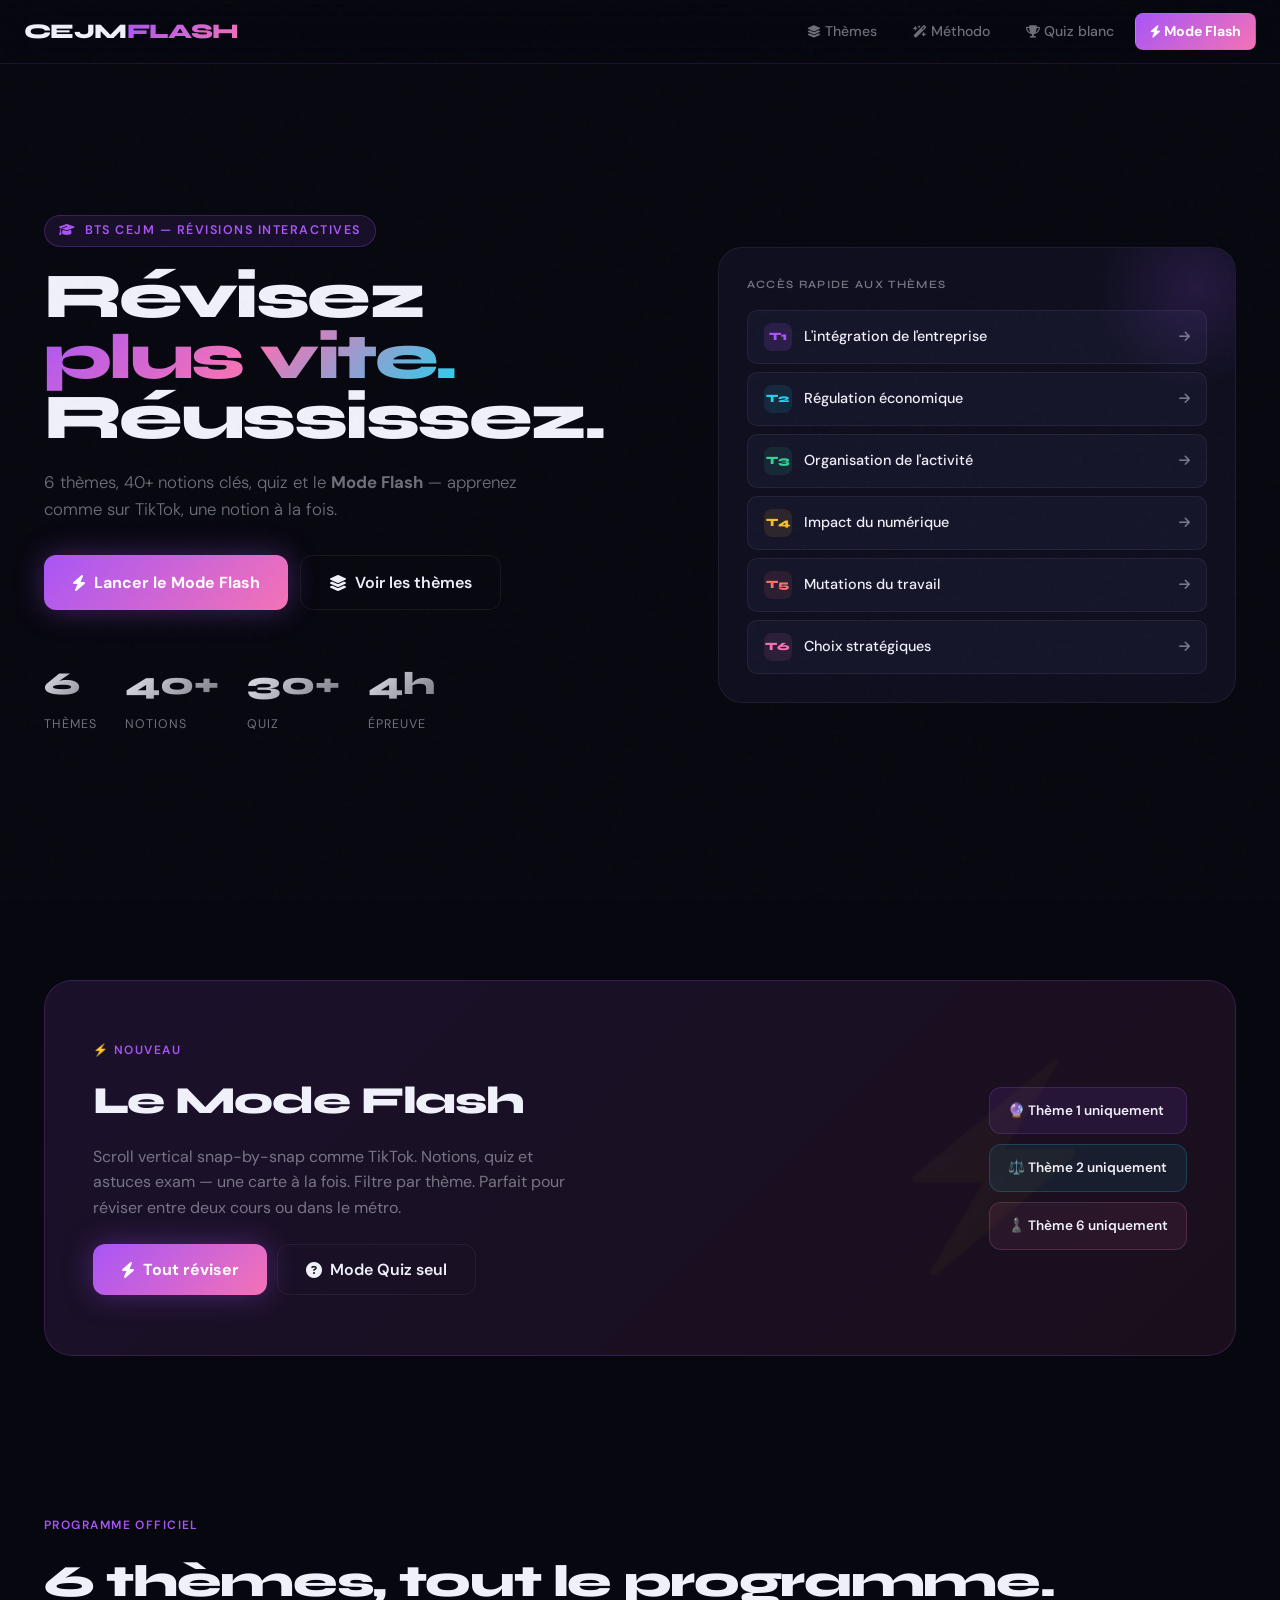
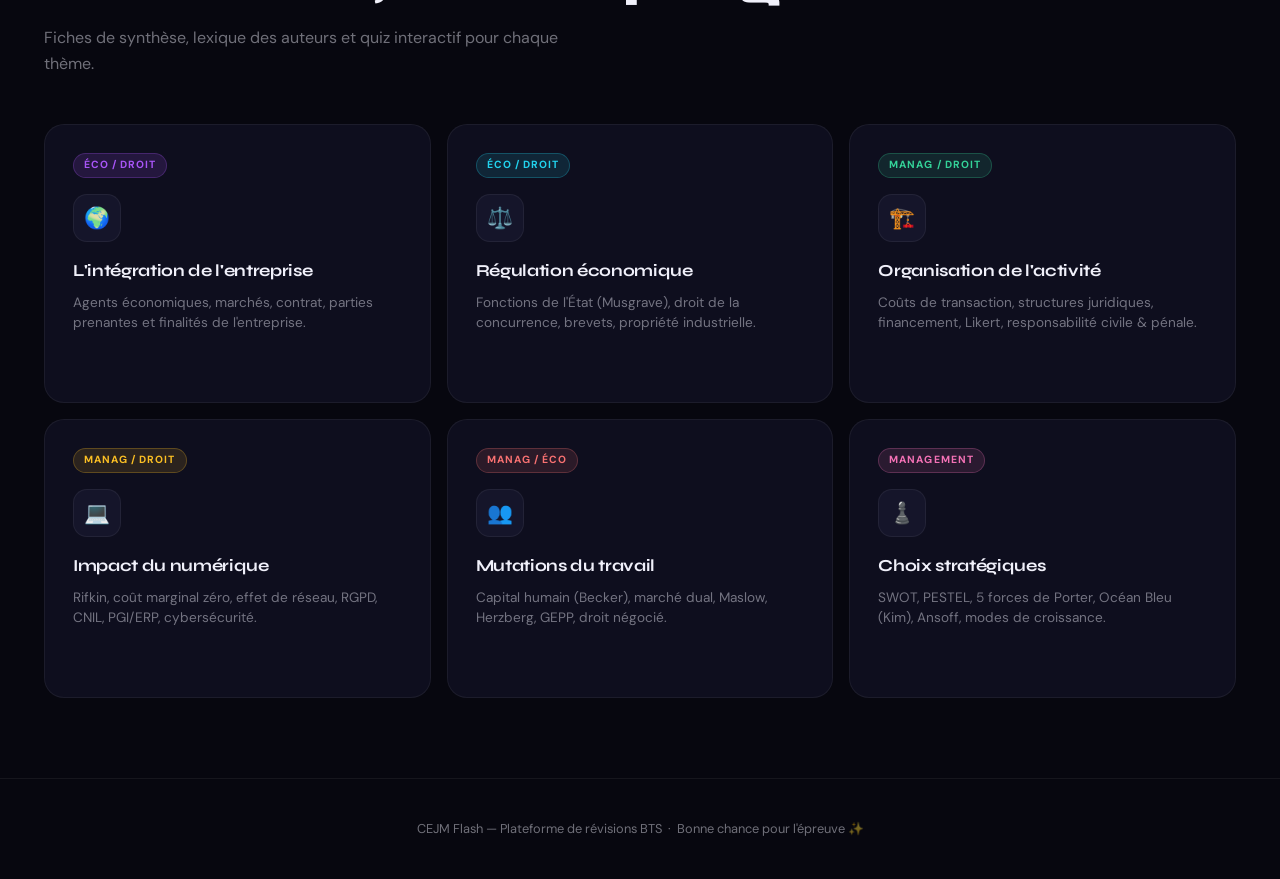
<file: index.html>
<!DOCTYPE html>
<html lang="fr">
<head>
<meta charset="UTF-8">
<meta name="viewport" content="width=device-width, initial-scale=1.0">
<title>CEJM FLASH — Révisions BTS</title>
<link href="https://fonts.googleapis.com/css2?family=Syne:wght@400;600;700;800&family=DM+Sans:ital,wght@0,300;0,400;0,500;1,400&display=swap" rel="stylesheet">
<link rel="stylesheet" href="https://cdnjs.cloudflare.com/ajax/libs/font-awesome/6.4.0/css/all.min.css">
<style>
:root {
  --bg: #07070f;
  --surface: #0e0e1e;
  --surface2: #15152a;
  --surface3: #1c1c35;
  --border: rgba(168,85,247,0.15);
  --border2: rgba(255,255,255,0.06);
  --primary: #a855f7;
  --primary-glow: rgba(168,85,247,0.3);
  --pink: #f472b6;
  --cyan: #22d3ee;
  --yellow: #fbbf24;
  --green: #34d399;
  --red: #f87171;
  --text: #f0f0fa;
  --muted: rgba(240,240,250,0.45);
  --font-display: 'Syne', sans-serif;
  --font-body: 'DM Sans', sans-serif;
}

*, *::before, *::after { margin: 0; padding: 0; box-sizing: border-box; }

body {
  font-family: var(--font-body);
  background: var(--bg);
  color: var(--text);
  line-height: 1.6;
  overflow-x: hidden;
}

/* GRAIN OVERLAY */
body::before {
  content: '';
  position: fixed;
  inset: 0;
  background-image: url("data:image/svg+xml,%3Csvg viewBox='0 0 200 200' xmlns='http://www.w3.org/2000/svg'%3E%3Cfilter id='n'%3E%3CfeTurbulence type='fractalNoise' baseFrequency='0.85' numOctaves='4' stitchTiles='stitch'/%3E%3C/filter%3E%3Crect width='100%25' height='100%25' filter='url(%23n)' opacity='0.04'/%3E%3C/svg%3E");
  pointer-events: none;
  z-index: 1000;
  opacity: 0.5;
}

.container { max-width: 1240px; margin: 0 auto; padding: 0 24px; }

/* ─── NAV ─── */
nav {
  position: fixed; top: 0; left: 0; right: 0; z-index: 500;
  padding: 0 24px;
  height: 64px;
  display: flex; align-items: center; justify-content: space-between;
  background: rgba(7,7,15,0.85);
  backdrop-filter: blur(20px);
  border-bottom: 1px solid var(--border);
}

.nav-logo {
  font-family: var(--font-display);
  font-weight: 800;
  font-size: 1.3rem;
  letter-spacing: -0.03em;
  color: var(--text);
}

.nav-logo span {
  color: var(--primary);
  display: inline-block;
  background: linear-gradient(135deg, var(--primary), var(--pink));
  -webkit-background-clip: text;
  -webkit-text-fill-color: transparent;
}

.nav-links {
  display: flex; gap: 6px; align-items: center;
}

.nav-links a {
  text-decoration: none; color: var(--muted);
  font-size: 0.88rem; font-weight: 500;
  padding: 6px 14px; border-radius: 8px;
  transition: all 0.2s;
  border: 1px solid transparent;
}
.nav-links a:hover { color: var(--text); border-color: var(--border2); }
.nav-links .nav-feed-btn {
  background: linear-gradient(135deg, var(--primary), var(--pink));
  color: white !important;
  font-weight: 700;
  border-color: transparent !important;
  cursor: pointer;
}

/* ─── HERO ─── */
.hero {
  padding: 110px 24px 60px;
  max-width: 1240px;
  margin: 0 auto;
  display: grid;
  grid-template-columns: 1.1fr 0.9fr;
  gap: 40px;
  align-items: center;
  min-height: 100vh;
}

.hero-eyebrow {
  display: inline-flex; align-items: center; gap: 8px;
  font-size: 0.78rem; font-weight: 600; letter-spacing: 0.12em;
  text-transform: uppercase; color: var(--primary);
  background: rgba(168,85,247,0.1);
  border: 1px solid rgba(168,85,247,0.25);
  padding: 5px 14px; border-radius: 999px;
  margin-bottom: 20px;
}

.hero h1 {
  font-family: var(--font-display);
  font-size: clamp(3rem, 5vw, 5.5rem);
  font-weight: 800;
  line-height: 0.95;
  letter-spacing: -0.04em;
  margin-bottom: 20px;
}

.hero h1 .line-gradient {
  background: linear-gradient(135deg, var(--primary) 0%, var(--pink) 50%, var(--cyan) 100%);
  -webkit-background-clip: text;
  -webkit-text-fill-color: transparent;
}

.hero-sub {
  color: var(--muted);
  font-size: 1.05rem;
  max-width: 480px;
  margin-bottom: 32px;
  font-weight: 300;
}

.hero-actions { display: flex; gap: 12px; flex-wrap: wrap; margin-bottom: 48px; }

.btn-primary {
  display: inline-flex; align-items: center; gap: 8px;
  padding: 14px 28px; border-radius: 12px;
  background: linear-gradient(135deg, var(--primary), var(--pink));
  color: white; font-weight: 700; font-size: 1rem;
  text-decoration: none; cursor: pointer; border: none;
  font-family: var(--font-body);
  transition: all 0.25s;
  box-shadow: 0 0 30px rgba(168,85,247,0.35);
}
.btn-primary:hover { transform: translateY(-3px); box-shadow: 0 0 50px rgba(168,85,247,0.55); }

.btn-ghost {
  display: inline-flex; align-items: center; gap: 8px;
  padding: 14px 28px; border-radius: 12px;
  background: transparent;
  color: var(--text); font-weight: 600; font-size: 1rem;
  text-decoration: none; cursor: pointer;
  border: 1px solid var(--border2);
  font-family: var(--font-body);
  transition: all 0.25s;
}
.btn-ghost:hover { border-color: rgba(255,255,255,0.2); background: rgba(255,255,255,0.04); }

.hero-stats {
  display: flex; gap: 28px;
}
.stat strong {
  display: block;
  font-family: var(--font-display);
  font-size: 2rem; font-weight: 800;
  background: linear-gradient(135deg, var(--text), var(--muted));
  -webkit-background-clip: text; -webkit-text-fill-color: transparent;
}
.stat span { font-size: 0.78rem; color: var(--muted); text-transform: uppercase; letter-spacing: 0.08em; }

/* Hero right panel */
.hero-panel {
  background: var(--surface);
  border: 1px solid var(--border2);
  border-radius: 24px;
  padding: 28px;
  position: relative;
  overflow: hidden;
}
.hero-panel::before {
  content: '';
  position: absolute; top: -60px; right: -60px;
  width: 200px; height: 200px;
  background: radial-gradient(circle, rgba(168,85,247,0.15), transparent 70%);
  pointer-events: none;
}

.panel-title {
  font-family: var(--font-display);
  font-size: 0.7rem; font-weight: 600;
  letter-spacing: 0.12em; text-transform: uppercase;
  color: var(--muted); margin-bottom: 16px;
}

.theme-mini-list { list-style: none; display: grid; gap: 8px; }
.theme-mini-list li {
  display: flex; align-items: center; gap: 12px;
  padding: 12px 16px;
  background: var(--surface2);
  border: 1px solid var(--border2);
  border-radius: 10px;
  text-decoration: none; color: var(--text);
  font-size: 0.9rem; font-weight: 500;
  transition: all 0.2s;
}
.theme-mini-list li:hover { border-color: var(--primary); background: rgba(168,85,247,0.08); }
.theme-mini-list li .theme-num {
  width: 28px; height: 28px; border-radius: 8px;
  display: flex; align-items: center; justify-content: center;
  font-size: 0.7rem; font-weight: 800; font-family: var(--font-display);
  flex-shrink: 0;
}

/* ─── SECTION HEADINGS ─── */
.section { padding: 80px 24px; max-width: 1240px; margin: 0 auto; }
.section-label {
  font-size: 0.75rem; font-weight: 600; letter-spacing: 0.12em;
  text-transform: uppercase; color: var(--primary); margin-bottom: 10px;
}
.section-h2 {
  font-family: var(--font-display);
  font-size: clamp(2rem, 3.5vw, 2.8rem);
  font-weight: 800; letter-spacing: -0.03em;
  margin-bottom: 8px;
}
.section-sub { color: var(--muted); font-size: 1rem; margin-bottom: 48px; max-width: 560px; }

/* ─── THEMES GRID ─── */
.themes-grid {
  display: grid;
  grid-template-columns: repeat(3, 1fr);
  gap: 16px;
}

.theme-card {
  background: var(--surface);
  border: 1px solid var(--border2);
  border-radius: 20px;
  padding: 28px;
  text-decoration: none; color: var(--text);
  display: flex; flex-direction: column;
  position: relative; overflow: hidden;
  transition: all 0.3s;
  cursor: pointer;
}

.theme-card::after {
  content: '';
  position: absolute; inset: 0;
  background: linear-gradient(135deg, var(--card-color, rgba(168,85,247,0.05)), transparent);
  opacity: 0; transition: opacity 0.3s;
}

.theme-card:hover {
  transform: translateY(-6px);
  border-color: var(--card-color, var(--primary));
  box-shadow: 0 20px 60px -20px var(--primary-glow);
}
.theme-card:hover::after { opacity: 1; }

.card-tag {
  font-size: 0.65rem; font-weight: 700; letter-spacing: 0.1em;
  text-transform: uppercase;
  padding: 3px 10px; border-radius: 999px;
  background: rgba(168,85,247,0.15);
  color: var(--primary);
  border: 1px solid rgba(168,85,247,0.25);
  width: fit-content; margin-bottom: 16px;
}

.card-icon {
  width: 48px; height: 48px;
  background: var(--surface2);
  border: 1px solid var(--border2);
  border-radius: 14px;
  display: flex; align-items: center; justify-content: center;
  font-size: 1.3rem; margin-bottom: 16px;
  flex-shrink: 0;
}

.theme-card h3 {
  font-family: var(--font-display);
  font-size: 1.05rem; font-weight: 700;
  letter-spacing: -0.02em; margin-bottom: 8px;
}

.theme-card p {
  color: var(--muted); font-size: 0.85rem; line-height: 1.5;
  flex-grow: 1;
}

.card-arrow {
  margin-top: 20px;
  display: flex; align-items: center; gap: 6px;
  font-size: 0.8rem; font-weight: 600; color: var(--primary);
  opacity: 0; transition: opacity 0.2s;
}
.theme-card:hover .card-arrow { opacity: 1; }

/* ─── FEED TEASER SECTION ─── */
.feed-teaser {
  padding: 80px 24px;
  max-width: 1240px; margin: 0 auto;
}

.feed-teaser-inner {
  background: linear-gradient(135deg, rgba(168,85,247,0.12), rgba(244,114,182,0.08));
  border: 1px solid rgba(168,85,247,0.2);
  border-radius: 28px;
  padding: 60px 48px;
  display: grid;
  grid-template-columns: 1fr auto;
  gap: 40px;
  align-items: center;
  position: relative;
  overflow: hidden;
}

.feed-teaser-inner::before {
  content: '⚡';
  position: absolute;
  right: 120px; top: 50%;
  transform: translateY(-50%);
  font-size: 12rem; opacity: 0.03;
  pointer-events: none;
}

.feed-teaser h2 {
  font-family: var(--font-display);
  font-size: clamp(1.8rem, 3vw, 2.8rem);
  font-weight: 800; letter-spacing: -0.03em;
  margin-bottom: 12px;
}
.feed-teaser p { color: var(--muted); font-size: 1rem; max-width: 540px; }

/* ─── TIKTOK FEED OVERLAY ─── */
#feed-overlay {
  position: fixed; inset: 0; z-index: 9000;
  background: #000;
  display: none; flex-direction: column;
}
#feed-overlay.active { display: flex; }

.feed-topbar {
  position: absolute; top: 0; left: 0; right: 0; z-index: 10;
  padding: 16px 20px;
  display: flex; align-items: center; justify-content: space-between;
  background: linear-gradient(to bottom, rgba(0,0,0,0.8), transparent);
  pointer-events: none;
}
.feed-topbar > * { pointer-events: all; }

.feed-title-bar {
  display: flex; align-items: center; gap: 10px;
}
.feed-logo {
  font-family: var(--font-display);
  font-weight: 800; font-size: 1.1rem;
  background: linear-gradient(135deg, var(--primary), var(--pink));
  -webkit-background-clip: text; -webkit-text-fill-color: transparent;
}

.filter-bar {
  display: flex; gap: 6px; overflow-x: auto;
  scrollbar-width: none; padding-bottom: 2px;
}
.filter-bar::-webkit-scrollbar { display: none; }

.filter-btn {
  padding: 5px 14px; border-radius: 999px;
  font-size: 0.75rem; font-weight: 600;
  border: 1px solid rgba(255,255,255,0.2);
  background: rgba(0,0,0,0.5);
  color: rgba(255,255,255,0.7);
  cursor: pointer; white-space: nowrap;
  backdrop-filter: blur(10px);
  font-family: var(--font-body);
  transition: all 0.2s;
}
.filter-btn.active {
  background: var(--primary);
  border-color: var(--primary);
  color: white;
  box-shadow: 0 0 12px rgba(168,85,247,0.5);
}

.feed-close-btn {
  width: 38px; height: 38px; border-radius: 50%;
  background: rgba(0,0,0,0.6);
  border: 1px solid rgba(255,255,255,0.2);
  color: white; cursor: pointer; font-size: 1rem;
  display: flex; align-items: center; justify-content: center;
  backdrop-filter: blur(10px);
  flex-shrink: 0;
}

/* Cards container */
.feed-track {
  flex: 1;
  overflow-y: scroll;
  scroll-snap-type: y mandatory;
  scrollbar-width: none;
  -ms-overflow-style: none;
}
.feed-track::-webkit-scrollbar { display: none; }

.feed-card {
  width: 100%; height: 100vh;
  scroll-snap-align: start;
  display: flex; align-items: center; justify-content: center;
  padding: 80px 20px 40px;
  position: relative;
}

.card-inner {
  width: 100%; max-width: 540px;
  position: relative;
}

/* TYPE: NOTION */
.card-notion .card-inner {
  background: var(--surface);
  border: 1px solid var(--border2);
  border-radius: 28px;
  padding: 40px;
  min-height: 340px;
  display: flex; flex-direction: column;
}
.card-notion .card-inner::before {
  content: '';
  position: absolute; inset: 0;
  border-radius: 28px;
  background: linear-gradient(135deg, rgba(168,85,247,0.06), transparent);
  pointer-events: none;
}

.card-type-badge {
  display: inline-flex; align-items: center; gap: 6px;
  font-size: 0.65rem; font-weight: 700; letter-spacing: 0.1em; text-transform: uppercase;
  padding: 4px 12px; border-radius: 999px; margin-bottom: 20px;
  width: fit-content;
}

.badge-notion { background: rgba(168,85,247,0.15); color: var(--primary); border: 1px solid rgba(168,85,247,0.3); }
.badge-quiz { background: rgba(34,211,238,0.12); color: var(--cyan); border: 1px solid rgba(34,211,238,0.3); }
.badge-astuce { background: rgba(251,191,36,0.12); color: var(--yellow); border: 1px solid rgba(251,191,36,0.3); }
.badge-auteur { background: rgba(244,114,182,0.12); color: var(--pink); border: 1px solid rgba(244,114,182,0.3); }

.card-notion .notion-term {
  font-family: var(--font-display);
  font-size: clamp(1.8rem, 5vw, 3rem);
  font-weight: 800; letter-spacing: -0.04em;
  line-height: 1; margin-bottom: 20px;
}

.card-notion .notion-def {
  color: var(--muted); font-size: 1rem; line-height: 1.7;
  flex-grow: 1;
}

.card-notion .notion-def strong { color: var(--text); }

.card-theme-tag {
  margin-top: 24px;
  font-size: 0.72rem; font-weight: 600;
  color: var(--muted); display: flex; align-items: center; gap: 6px;
}

/* TYPE: QUIZ */
.card-quiz .card-inner {
  background: var(--surface);
  border: 1px solid rgba(34,211,238,0.15);
  border-radius: 28px;
  padding: 36px;
}
.card-quiz .card-inner::before {
  content: '';
  position: absolute; top: -40px; right: -40px;
  width: 150px; height: 150px;
  background: radial-gradient(circle, rgba(34,211,238,0.1), transparent 70%);
  pointer-events: none;
}

.quiz-question {
  font-family: var(--font-display);
  font-size: 1.2rem; font-weight: 700;
  letter-spacing: -0.02em;
  margin-bottom: 24px; line-height: 1.4;
}

.quiz-options { display: grid; gap: 10px; }

.quiz-opt {
  padding: 14px 18px;
  border: 1px solid var(--border2);
  border-radius: 12px;
  background: var(--surface2);
  color: var(--text); font-size: 0.95rem;
  cursor: pointer; transition: all 0.2s;
  font-family: var(--font-body);
  text-align: left;
}
.quiz-opt:hover { border-color: var(--cyan); background: rgba(34,211,238,0.05); }
.quiz-opt.correct { background: rgba(52,211,153,0.15) !important; border-color: var(--green) !important; color: var(--green) !important; }
.quiz-opt.wrong { background: rgba(248,113,113,0.1) !important; border-color: var(--red) !important; color: var(--red) !important; }

.quiz-feedback {
  margin-top: 16px; font-weight: 600; font-size: 0.95rem;
  min-height: 24px; text-align: center;
}

/* TYPE: ASTUCE */
.card-astuce .card-inner {
  background: linear-gradient(135deg, rgba(251,191,36,0.08), rgba(251,191,36,0.03));
  border: 1px solid rgba(251,191,36,0.2);
  border-radius: 28px;
  padding: 40px;
}

.astuce-icon {
  font-size: 2.5rem; margin-bottom: 16px; display: block;
}

.astuce-title {
  font-family: var(--font-display);
  font-size: 1.6rem; font-weight: 800;
  letter-spacing: -0.03em;
  color: var(--yellow); margin-bottom: 16px;
}

.astuce-body {
  color: var(--muted); font-size: 1rem; line-height: 1.7;
}
.astuce-body strong { color: var(--text); }

/* TYPE: AUTEUR */
.card-auteur .card-inner {
  background: linear-gradient(135deg, rgba(244,114,182,0.08), rgba(244,114,182,0.02));
  border: 1px solid rgba(244,114,182,0.2);
  border-radius: 28px;
  padding: 40px;
}

.auteur-name {
  font-family: var(--font-display);
  font-size: clamp(1.6rem, 4vw, 2.4rem);
  font-weight: 800; letter-spacing: -0.03em;
  color: var(--pink); margin-bottom: 8px;
}
.auteur-dates { color: var(--muted); font-size: 0.85rem; margin-bottom: 20px; }
.auteur-body { color: var(--muted); font-size: 1rem; line-height: 1.7; }
.auteur-body strong { color: var(--text); }
.auteur-key {
  margin-top: 20px; padding: 14px 18px;
  background: rgba(244,114,182,0.08);
  border: 1px solid rgba(244,114,182,0.15);
  border-radius: 12px;
}
.auteur-key .key-label {
  font-size: 0.65rem; letter-spacing: 0.1em; text-transform: uppercase;
  color: var(--pink); font-weight: 700; margin-bottom: 4px;
}

/* Feed side actions */
.feed-actions {
  position: absolute; right: 20px; bottom: 80px;
  display: flex; flex-direction: column; align-items: center; gap: 20px;
}
.feed-action-btn {
  display: flex; flex-direction: column; align-items: center; gap: 4px;
  cursor: pointer; background: none; border: none; color: white;
  font-family: var(--font-body);
}
.feed-action-btn .fa-icon-wrap {
  width: 44px; height: 44px; border-radius: 50%;
  background: rgba(255,255,255,0.1);
  backdrop-filter: blur(10px);
  display: flex; align-items: center; justify-content: center;
  font-size: 1.1rem;
}
.feed-action-btn span { font-size: 0.7rem; color: rgba(255,255,255,0.7); }

/* Feed progress */
.feed-progress {
  position: absolute; bottom: 20px; left: 50%; transform: translateX(-50%);
  display: flex; gap: 5px;
  pointer-events: none;
  z-index: 10;
}
.progress-dot {
  width: 6px; height: 6px; border-radius: 50%;
  background: rgba(255,255,255,0.2); transition: all 0.3s;
}
.progress-dot.active { background: white; width: 18px; border-radius: 3px; }

/* Feed card BG decorations */
.feed-card-bg {
  position: absolute; inset: 0;
  pointer-events: none; overflow: hidden;
  border-radius: 0;
}
.bg-blob {
  position: absolute;
  border-radius: 50%;
  filter: blur(80px);
  opacity: 0.15;
}

/* ─── FOOTER ─── */
footer {
  padding: 40px 24px;
  text-align: center;
  color: var(--muted);
  font-size: 0.8rem;
  border-top: 1px solid var(--border2);
}

/* ─── RESPONSIVE ─── */
@media (max-width: 900px) {
  .hero { grid-template-columns: 1fr; min-height: auto; padding: 90px 20px 40px; }
  .hero-panel { display: none; }
  .themes-grid { grid-template-columns: repeat(2, 1fr); }
  .feed-teaser-inner { grid-template-columns: 1fr; }
  .feed-teaser-inner::before { display: none; }
}
@media (max-width: 600px) {
  .themes-grid { grid-template-columns: 1fr; }
  .hero-stats { gap: 20px; }
  nav { padding: 0 16px; }
  .nav-links a:not(.nav-feed-btn) { display: none; }
  .card-inner { max-width: 100%; }
}

/* Scroll reveal */
@keyframes fadeUp {
  from { opacity: 0; transform: translateY(24px); }
  to { opacity: 1; transform: translateY(0); }
}
.reveal { opacity: 0; }
.reveal.visible { animation: fadeUp 0.6s ease forwards; }
</style>
</head>
<body>

<!-- NAV -->
<nav>
  <div class="nav-logo">CEJM<span>FLASH</span></div>
  <div class="nav-links">
    <a href="#themes"><i class="fa-solid fa-layer-group fa-sm"></i> Thèmes</a>
    <a href="methodologie.html"><i class="fa-solid fa-wand-magic-sparkles fa-sm"></i> Méthodo</a>
    <a href="quiz-blanc.html"><i class="fa-solid fa-trophy fa-sm"></i> Quiz blanc</a>
    <a class="nav-feed-btn" onclick="openFeed('all')" href="#">
      <i class="fa-solid fa-bolt fa-sm"></i> Mode Flash
    </a>
  </div>
</nav>

<!-- HERO -->
<header class="hero">
  <div class="hero-left">
    <div class="hero-eyebrow">
      <i class="fa-solid fa-graduation-cap"></i>
      BTS CEJM — Révisions Interactives
    </div>
    <h1>
      Révisez<br>
      <span class="line-gradient">plus vite.</span><br>
      Réussissez.
    </h1>
    <p class="hero-sub">
      6 thèmes, 40+ notions clés, quiz et le <strong>Mode Flash</strong> — apprenez comme sur TikTok, une notion à la fois.
    </p>
    <div class="hero-actions">
      <button class="btn-primary" onclick="openFeed('all')">
        <i class="fa-solid fa-bolt"></i> Lancer le Mode Flash
      </button>
      <a href="#themes" class="btn-ghost">
        <i class="fa-solid fa-layer-group"></i> Voir les thèmes
      </a>
    </div>
    <div class="hero-stats">
      <div class="stat"><strong>6</strong><span>Thèmes</span></div>
      <div class="stat"><strong>40+</strong><span>Notions</span></div>
      <div class="stat"><strong>30+</strong><span>Quiz</span></div>
      <div class="stat"><strong>4h</strong><span>Épreuve</span></div>
    </div>
  </div>
  <aside class="hero-panel">
    <p class="panel-title">Accès rapide aux thèmes</p>
    <ul class="theme-mini-list">
      <li><a href="theme1.html" style="display:contents; color:inherit; text-decoration:none; display:flex; align-items:center; gap:12px; width:100%;">
        <span class="theme-num" style="background:rgba(168,85,247,0.15); color:#a855f7">T1</span>
        L'intégration de l'entreprise
        <i class="fa-solid fa-arrow-right fa-sm" style="margin-left:auto; color:var(--muted)"></i>
      </a></li>
      <li><a href="theme2.html" style="display:contents; color:inherit; text-decoration:none; display:flex; align-items:center; gap:12px; width:100%;">
        <span class="theme-num" style="background:rgba(34,211,238,0.1); color:#22d3ee">T2</span>
        Régulation économique
        <i class="fa-solid fa-arrow-right fa-sm" style="margin-left:auto; color:var(--muted)"></i>
      </a></li>
      <li><a href="theme3.html" style="display:contents; color:inherit; text-decoration:none; display:flex; align-items:center; gap:12px; width:100%;">
        <span class="theme-num" style="background:rgba(52,211,153,0.1); color:#34d399">T3</span>
        Organisation de l'activité
        <i class="fa-solid fa-arrow-right fa-sm" style="margin-left:auto; color:var(--muted)"></i>
      </a></li>
      <li><a href="theme4.html" style="display:contents; color:inherit; text-decoration:none; display:flex; align-items:center; gap:12px; width:100%;">
        <span class="theme-num" style="background:rgba(251,191,36,0.1); color:#fbbf24">T4</span>
        Impact du numérique
        <i class="fa-solid fa-arrow-right fa-sm" style="margin-left:auto; color:var(--muted)"></i>
      </a></li>
      <li><a href="theme5.html" style="display:contents; color:inherit; text-decoration:none; display:flex; align-items:center; gap:12px; width:100%;">
        <span class="theme-num" style="background:rgba(248,113,113,0.1); color:#f87171">T5</span>
        Mutations du travail
        <i class="fa-solid fa-arrow-right fa-sm" style="margin-left:auto; color:var(--muted)"></i>
      </a></li>
      <li><a href="theme6.html" style="display:contents; color:inherit; text-decoration:none; display:flex; align-items:center; gap:12px; width:100%;">
        <span class="theme-num" style="background:rgba(244,114,182,0.1); color:#f472b6">T6</span>
        Choix stratégiques
        <i class="fa-solid fa-arrow-right fa-sm" style="margin-left:auto; color:var(--muted)"></i>
      </a></li>
    </ul>
  </aside>
</header>

<!-- FEED TEASER -->
<div class="feed-teaser reveal">
  <div class="feed-teaser-inner">
    <div>
      <div class="section-label" style="margin-bottom:10px">⚡ Nouveau</div>
      <h2 class="section-h2">Le Mode Flash</h2>
      <p style="color:var(--muted); font-size:1rem; margin-top:8px; max-width:500px;">
        Scroll vertical snap-by-snap comme TikTok. Notions, quiz et astuces exam — une carte à la fois. Filtre par thème. Parfait pour réviser entre deux cours ou dans le métro.
      </p>
      <div style="display:flex; gap:10px; margin-top:24px; flex-wrap:wrap;">
        <button class="btn-primary" onclick="openFeed('all')"><i class="fa-solid fa-bolt"></i> Tout réviser</button>
        <button class="btn-ghost" onclick="openFeed('quiz')"><i class="fa-solid fa-circle-question"></i> Mode Quiz seul</button>
      </div>
    </div>
    <div style="display:grid; gap:10px;">
      <div onclick="openFeed('t1')" style="cursor:pointer; background:rgba(168,85,247,0.1); border:1px solid rgba(168,85,247,0.2); border-radius:12px; padding:12px 18px; font-size:0.85rem; font-weight:600; transition:all 0.2s;" onmouseover="this.style.background='rgba(168,85,247,0.2)'" onmouseout="this.style.background='rgba(168,85,247,0.1)'">
        🔮 Thème 1 uniquement
      </div>
      <div onclick="openFeed('t2')" style="cursor:pointer; background:rgba(34,211,238,0.08); border:1px solid rgba(34,211,238,0.2); border-radius:12px; padding:12px 18px; font-size:0.85rem; font-weight:600; transition:all 0.2s;" onmouseover="this.style.background='rgba(34,211,238,0.15)'" onmouseout="this.style.background='rgba(34,211,238,0.08)'">
        ⚖️ Thème 2 uniquement
      </div>
      <div onclick="openFeed('t6')" style="cursor:pointer; background:rgba(244,114,182,0.08); border:1px solid rgba(244,114,182,0.2); border-radius:12px; padding:12px 18px; font-size:0.85rem; font-weight:600; transition:all 0.2s;" onmouseover="this.style.background='rgba(244,114,182,0.15)'" onmouseout="this.style.background='rgba(244,114,182,0.08)'">
        ♟️ Thème 6 uniquement
      </div>
    </div>
  </div>
</div>

<!-- THEMES SECTION -->
<section id="themes" class="section">
  <div class="section-label">Programme officiel</div>
  <h2 class="section-h2 reveal">6 thèmes, tout le programme.</h2>
  <p class="section-sub reveal">Fiches de synthèse, lexique des auteurs et quiz interactif pour chaque thème.</p>

  <div class="themes-grid">
    <a href="theme1.html" class="theme-card reveal" style="--card-color: #a855f7;">
      <span class="card-tag">Éco / Droit</span>
      <div class="card-icon">🌍</div>
      <h3>L'intégration de l'entreprise</h3>
      <p>Agents économiques, marchés, contrat, parties prenantes et finalités de l'entreprise.</p>
      <div class="card-arrow"><i class="fa-solid fa-arrow-right fa-sm"></i> Accéder</div>
    </a>
    <a href="theme2.html" class="theme-card reveal" style="--card-color: #22d3ee;">
      <span class="card-tag" style="background:rgba(34,211,238,0.12); color:var(--cyan); border-color:rgba(34,211,238,0.25)">Éco / Droit</span>
      <div class="card-icon">⚖️</div>
      <h3>Régulation économique</h3>
      <p>Fonctions de l'État (Musgrave), droit de la concurrence, brevets, propriété industrielle.</p>
      <div class="card-arrow" style="color:var(--cyan)"><i class="fa-solid fa-arrow-right fa-sm"></i> Accéder</div>
    </a>
    <a href="theme3.html" class="theme-card reveal" style="--card-color: #34d399;">
      <span class="card-tag" style="background:rgba(52,211,153,0.12); color:var(--green); border-color:rgba(52,211,153,0.25)">Manag / Droit</span>
      <div class="card-icon">🏗️</div>
      <h3>Organisation de l'activité</h3>
      <p>Coûts de transaction, structures juridiques, financement, Likert, responsabilité civile & pénale.</p>
      <div class="card-arrow" style="color:var(--green)"><i class="fa-solid fa-arrow-right fa-sm"></i> Accéder</div>
    </a>
    <a href="theme4.html" class="theme-card reveal" style="--card-color: #fbbf24;">
      <span class="card-tag" style="background:rgba(251,191,36,0.12); color:var(--yellow); border-color:rgba(251,191,36,0.25)">Manag / Droit</span>
      <div class="card-icon">💻</div>
      <h3>Impact du numérique</h3>
      <p>Rifkin, coût marginal zéro, effet de réseau, RGPD, CNIL, PGI/ERP, cybersécurité.</p>
      <div class="card-arrow" style="color:var(--yellow)"><i class="fa-solid fa-arrow-right fa-sm"></i> Accéder</div>
    </a>
    <a href="theme5.html" class="theme-card reveal" style="--card-color: #f87171;">
      <span class="card-tag" style="background:rgba(248,113,113,0.12); color:var(--red); border-color:rgba(248,113,113,0.25)">Manag / Éco</span>
      <div class="card-icon">👥</div>
      <h3>Mutations du travail</h3>
      <p>Capital humain (Becker), marché dual, Maslow, Herzberg, GEPP, droit négocié.</p>
      <div class="card-arrow" style="color:var(--red)"><i class="fa-solid fa-arrow-right fa-sm"></i> Accéder</div>
    </a>
    <a href="theme6.html" class="theme-card reveal" style="--card-color: #f472b6;">
      <span class="card-tag" style="background:rgba(244,114,182,0.12); color:var(--pink); border-color:rgba(244,114,182,0.25)">Management</span>
      <div class="card-icon">♟️</div>
      <h3>Choix stratégiques</h3>
      <p>SWOT, PESTEL, 5 forces de Porter, Océan Bleu (Kim), Ansoff, modes de croissance.</p>
      <div class="card-arrow" style="color:var(--pink)"><i class="fa-solid fa-arrow-right fa-sm"></i> Accéder</div>
    </a>
  </div>
</section>

<!-- FOOTER -->
<footer>
  <p>CEJM Flash — Plateforme de révisions BTS &nbsp;·&nbsp; Bonne chance pour l'épreuve ✨</p>
</footer>

<!-- ═══════════════════════════════════════════
     TIKTOK FEED OVERLAY
═══════════════════════════════════════════ -->
<div id="feed-overlay">
  <div class="feed-topbar">
    <div class="feed-title-bar">
      <span class="feed-logo">⚡ Mode Flash</span>
    </div>
    <div class="filter-bar" id="filterBar">
      <button class="filter-btn active" data-filter="all" onclick="setFilter('all', this)">Tout</button>
      <button class="filter-btn" data-filter="notion" onclick="setFilter('notion', this)">📖 Notions</button>
      <button class="filter-btn" data-filter="quiz" onclick="setFilter('quiz', this)">❓ Quiz</button>
      <button class="filter-btn" data-filter="auteur" onclick="setFilter('auteur', this)">🧠 Auteurs</button>
      <button class="filter-btn" data-filter="astuce" onclick="setFilter('astuce', this)">💡 Astuces</button>
      <button class="filter-btn" data-filter="t1" onclick="setFilter('t1', this)">T1</button>
      <button class="filter-btn" data-filter="t2" onclick="setFilter('t2', this)">T2</button>
      <button class="filter-btn" data-filter="t3" onclick="setFilter('t3', this)">T3</button>
      <button class="filter-btn" data-filter="t4" onclick="setFilter('t4', this)">T4</button>
      <button class="filter-btn" data-filter="t5" onclick="setFilter('t5', this)">T5</button>
      <button class="filter-btn" data-filter="t6" onclick="setFilter('t6', this)">T6</button>
    </div>
    <button class="feed-close-btn" onclick="closeFeed()"><i class="fa-solid fa-xmark"></i></button>
  </div>

  <div class="feed-track" id="feedTrack"></div>
</div>

<script>
// ══════════════════════════════════════════
//  ALL CARDS DATA
// ══════════════════════════════════════════
const allCards = [
  // ── THÈME 1 ──
  { type:'notion', theme:'t1', term:'Rationalité limitée', def:'Concept de <strong>Herbert Simon</strong> : les décideurs ne peuvent pas traiter toute l\'information disponible. Ils prennent des décisions "satisfaisantes" et non pas "optimales". À opposer à l\'homo economicus rationnel des néoclassiques.', color:'#a855f7' },
  { type:'auteur', theme:'t1', name:'J. Schumpeter', dates:'1883–1950', body:'Économiste autrichien, père de la <strong>théorie de la destruction créatrice</strong>. L\'entrepreneur est le moteur du capitalisme : il innove, détruit l\'ordre ancien et crée de nouvelles valeurs.', key:'Concept clé : "La destruction créatrice" et la figure de l\'entrepreneur innovateur.', color:'#a855f7' },
  { type:'notion', theme:'t1', term:'Externalité', def:'Conséquence de l\'activité d\'un agent économique sur un tiers, <strong>sans compensation financière</strong>. Peut être positive (une entreprise qui forme des salariés profite à la société) ou négative (pollution d\'une usine).', color:'#a855f7' },
  { type:'notion', theme:'t1', term:'RSE', def:'<strong>Responsabilité Sociétale des Entreprises</strong> : démarche volontaire d\'intégration des préoccupations sociales, environnementales et économiques. S\'adresse aux parties prenantes au sens de <strong>R.E. Freeman</strong> (stakeholders).', color:'#a855f7' },
  { type:'notion', theme:'t1', term:'Validité du contrat', def:'Un contrat est valide s\'il réunit 3 conditions : <strong>1) Consentement</strong> libre et éclairé (sans erreur, dol ni violence), <strong>2) Capacité juridique</strong> des parties, <strong>3) Contenu licite et certain</strong>. La violation d\'une condition entraîne la nullité.', color:'#a855f7' },
  { type:'quiz', theme:'t1', q:'Quelle notion de Herbert Simon explique l\'impossibilité pour un décideur de traiter toute l\'information ?', options:['La rationalité limitée','La destruction créatrice','L\'asymétrie d\'information'], correct:0 },
  { type:'quiz', theme:'t1', q:'Quel auteur associe l\'entrepreneur à l\'innovation et à la "destruction créatrice" ?', options:['R.E. Freeman','J. Schumpeter','H. Mintzberg'], correct:1 },
  { type:'quiz', theme:'t1', q:'Un consentement vicié par un mensonge volontaire correspond à quel vice ?', options:['L\'erreur','Le dol','La violence'], correct:1 },
  { type:'astuce', theme:'t1', icon:'🎯', title:'Méthodo T1 — Piège courant', body:'<strong>Attention</strong> : ne pas confondre "logique entrepreneuriale" (Simon, prise de risque, innovation) et "logique managériale" (Mintzberg, optimisation, pérennisation). L\'exam adore cette distinction !', color:'#a855f7' },

  // ── THÈME 2 ──
  { type:'auteur', theme:'t2', name:'R. Musgrave', dates:'1910–2007', body:'Économiste américain, il théorise les <strong>3 fonctions de l\'État</strong> en économie : Allocation des ressources (biens publics), Redistribution des revenus, Régulation conjoncturelle.', key:'Moyen mémo : "ARR" (Allocation, Redistribution, Régulation).', color:'#22d3ee' },
  { type:'notion', theme:'t2', term:'Politique conjoncturelle', def:'Action de l\'État <strong>à court terme</strong> pour réguler l\'économie. Peut être expansive (relance keynésienne) ou restrictive (rigueur). Les outils sont : la politique budgétaire (État) et la politique monétaire (BCE pour la zone euro).', color:'#22d3ee' },
  { type:'notion', theme:'t2', term:'Brevet d\'invention', def:'Titre de propriété industrielle déposé à l\'<strong>INPI</strong>, protégeant une innovation technique pour <strong>20 ans</strong>. Donne un monopole temporaire pour rentabiliser la R&D. Objectif : inciter à innover malgré le coût.', color:'#22d3ee' },
  { type:'notion', theme:'t2', term:'Entente illicite', def:'Accord secret entre entreprises concurrentes visant à fixer les prix, partager des marchés ou limiter la production (= <strong>cartel</strong>). Interdit et sanctionné par l\'<strong>Autorité de la Concurrence</strong> en France et la Commission Européenne au niveau UE.', color:'#22d3ee' },
  { type:'auteur', theme:'t2', name:'J.M. Keynes', dates:'1883–1946', body:'Père de la <strong>macroéconomie moderne</strong>. Prône l\'intervention active de l\'État en cas de récession : relancer la demande via les dépenses publiques. S\'oppose aux libéraux classiques qui croient à l\'auto-régulation des marchés.', key:'Concept clé : "Relance par la demande" et le multiplicateur keynésien.', color:'#22d3ee' },
  { type:'quiz', theme:'t2', q:'Selon Musgrave, quelle fonction de l\'État vise à réduire les inégalités de revenus ?', options:['L\'allocation','La redistribution','La régulation'], correct:1 },
  { type:'quiz', theme:'t2', q:'La BCE contrôle l\'inflation en modifiant ses :?', options:['Dépenses publiques','Taux d\'intérêt directeurs','Règles de la concurrence'], correct:1 },
  { type:'quiz', theme:'t2', q:'Sanctionner un cartel fixant les prix en secret relève de la lutte contre :', options:['L\'abus de position dominante','Les ententes illicites','La concurrence déloyale'], correct:1 },

  // ── THÈME 3 ──
  { type:'notion', theme:'t3', term:'Théorie des coûts de transaction', def:'Développée par <strong>Coase et Williamson</strong> : l\'entreprise choisit entre "faire" (intégration verticale) et "faire faire" (externalisation/impartition) en comparant les coûts de transaction du marché avec les coûts d\'organisation interne.', color:'#34d399' },
  { type:'notion', theme:'t3', term:'Obligation de moyens / résultat', def:'<strong>Obligation de moyens</strong> : le débiteur doit s\'engager avec diligence sans garantir le résultat (ex: médecin). <strong>Obligation de résultat</strong> : le débiteur garantit le résultat précis (ex: transporteur qui livre un colis intact). La distinction détermine la preuve en cas de litige.', color:'#34d399' },
  { type:'auteur', theme:'t3', name:'Rensis Likert', dates:'1903–1981', body:'Psychologue américain, il identifie <strong>4 styles de management</strong> : Autoritaire exploiteur, Paternaliste bienveillant, Consultatif, et Participatif par groupe. Il démontre empiriquement que le style <strong>participatif</strong> est le plus performant à long terme.', key:'Mnémotechnique : APCP (Autoritaire → Participatif, toujours dans cet ordre).', color:'#34d399' },
  { type:'notion', theme:'t3', term:'Responsabilité pénale', def:'Mise en cause d\'une personne pour une <strong>infraction pénale</strong> (contravention, délit, crime). Vise à <strong>punir</strong> (≠ responsabilité civile qui vise à réparer). Exige une infraction + imputabilité. Peut concerner une personne morale (entreprise) ou physique.', color:'#34d399' },
  { type:'quiz', theme:'t3', q:'La théorie de Williamson aide l\'entreprise à choisir entre :', options:['Emprunter ou autofinancer','Faire ou faire faire','Grandir ou fusionner'], correct:1 },
  { type:'quiz', theme:'t3', q:'Un médecin qui soigne son patient est soumis à une :', options:['Obligation de résultat','Obligation de moyens','Obligation contractuelle absolue'], correct:1 },
  { type:'quiz', theme:'t3', q:'Quel style de management (Likert) favorise le plus l\'implication des salariés ?', options:['Paternaliste','Consultatif','Participatif'], correct:2 },
  { type:'astuce', theme:'t3', icon:'📝', title:'Structures juridiques — Astuce', body:'Pour l\'exam, retenez le <strong>tableau de comparaison</strong> : EI (pas de personnalité morale distincte, patrimoine confondu) vs SARL/SAS (responsabilité limitée aux apports). La SA est pour les grandes entreprises cotées (7 actionnaires min).', color:'#34d399' },

  // ── THÈME 4 ──
  { type:'auteur', theme:'t4', name:'J. Rifkin', dates:'Né en 1945', body:'Économiste américain, auteur du <strong>"Coût marginal zéro"</strong> (2014). Sa thèse : dans l\'économie numérique, reproduire une unité supplémentaire (film, logiciel) tend à coûter zéro. Cela remet en cause le capitalisme traditionnel et l\'économie de la propriété.', key:'Concept clé : économie de la fonctionnalité (usage > propriété).', color:'#fbbf24' },
  { type:'notion', theme:'t4', term:'Effet de réseau', def:'Phénomène où <strong>la valeur d\'un service augmente avec le nombre d\'utilisateurs</strong>. Exemple : WhatsApp n\'a de valeur que si vos contacts l\'utilisent. Crée des positions monopolistiques naturelles (GAFAM) très difficiles à contester.', color:'#fbbf24' },
  { type:'notion', theme:'t4', term:'RGPD', def:'<strong>Règlement Général sur la Protection des Données</strong> (2018, UE). Impose : recueil du consentement explicite, droit à l\'oubli, droit d\'accès, nomination d\'un <strong>DPO</strong> (Data Protection Officer). Contrôlé en France par la <strong>CNIL</strong>. Sanctions jusqu\'à 4% du CA mondial.', color:'#fbbf24' },
  { type:'notion', theme:'t4', term:'Freemium', def:'Modèle économique associant un <strong>service de base gratuit</strong> (free) à des fonctionnalités avancées payantes (premium). Exemples : Spotify, LinkedIn, Canva. L\'objectif est d\'acquérir massivement des utilisateurs puis de monétiser une fraction d\'entre eux.', color:'#fbbf24' },
  { type:'notion', theme:'t4', term:'Yield Management', def:'Technique de <strong>tarification dynamique</strong> : le prix varie en temps réel selon l\'offre et la demande. Utilisée par les hôtels, compagnies aériennes, SNCF. Maximise le revenu par unité de capacité disponible (chambre, siège).', color:'#fbbf24' },
  { type:'quiz', theme:'t4', q:'Qu\'est-ce qu\'une externalité de réseau (effet de réseau) ?', options:['Une faille de sécurité','La valeur augmente avec les utilisateurs','Une sous-traitance du réseau'], correct:1 },
  { type:'quiz', theme:'t4', q:'Quel organisme français sanctionne les violations du RGPD ?', options:['La CNIL','L\'ARCEP','L\'INPI'], correct:0 },
  { type:'quiz', theme:'t4', q:'Vendre un même billet d\'avion à des prix différents selon la date d\'achat, c\'est du :', options:['Freemium','Yield Management','Crowdfunding'], correct:1 },
  { type:'astuce', theme:'t4', icon:'🔐', title:'RGPD à l\'exam — Piège', body:'Ne pas confondre <strong>CNIL</strong> (France) et <strong>EDPB</strong> (Comité Européen de Protection des Données, niveau UE). La CNIL est l\'autorité française de contrôle. En cas de violation, la CNIL peut infliger une amende jusqu\'à 20 M€ ou 4% du CA mondial.', color:'#fbbf24' },

  // ── THÈME 5 ──
  { type:'auteur', theme:'t5', name:'A. Maslow', dates:'1908–1970', body:'Psychologue américain, célèbre pour sa <strong>pyramide des besoins</strong> (1943) : Physiologiques → Sécurité → Appartenance → Estime → Accomplissement. Un besoin supérieur ne motive que si les besoins inférieurs sont satisfaits.', key:'Limite : modèle trop hiérarchique, ne correspond pas à toutes les cultures.', color:'#f87171' },
  { type:'auteur', theme:'t5', name:'F. Herzberg', dates:'1923–2000', body:'Psychologue américain, théorie <strong>bifactorielle</strong> de la motivation au travail. Distingue les <strong>facteurs d\'hygiène</strong> (salaire, conditions, qui évitent l\'insatisfaction) des <strong>facteurs moteurs</strong> (responsabilités, reconnaissance, qui créent la vraie motivation).', key:'Mnémotechnique : HYGIÈNE = évite l\'insatisfaction / MOTIVATION = créé satisfaction.', color:'#f87171' },
  { type:'notion', theme:'t5', term:'Droit négocié', def:'Ensemble des règles sociales issues de <strong>négociations collectives</strong> entre représentants des employeurs et syndicats de salariés. Le Code du travail pose un plancher légal, les accords de branche et d\'entreprise peuvent l\'améliorer (principe de faveur) ou, dans certains domaines, y déroger.', color:'#f87171' },
  { type:'notion', theme:'t5', term:'GEPP', def:'<strong>Gestion des Emplois et des Parcours Professionnels</strong> (ex-GPEC). Démarche préventive permettant d\'anticiper les besoins futurs en compétences, d\'accompagner les évolutions et de développer l\'employabilité des salariés. Obligatoire dans les entreprises de +300 salariés.', color:'#f87171' },
  { type:'quiz', theme:'t5', q:'Selon Herzberg, le salaire est un facteur :', options:['Moteur de motivation','D\'hygiène (évite l\'insatisfaction)','Inutile pour la motivation'], correct:1 },
  { type:'quiz', theme:'t5', q:'La "Théorie du capital humain" (Gary Becker) indique que la formation est :', options:['Un coût à minimiser','Un investissement qui accroît la productivité','Une obligation légale'], correct:1 },
  { type:'quiz', theme:'t5', q:'Une politique de l\'emploi consistant à indemniser le chômage est une politique :', options:['Passive','Active','Structurelle'], correct:0 },

  // ── THÈME 6 ──
  { type:'notion', theme:'t6', term:'Analyse SWOT', def:'Outil de <strong>diagnostic stratégique global</strong> (modèle LCAG / Harvard). Forces (Strengths) et Faiblesses (Weaknesses) = diagnostic interne. Opportunités (Opportunities) et Menaces (Threats) = diagnostic externe (via PESTEL et 5 forces de Porter).', color:'#f472b6' },
  { type:'auteur', theme:'t6', name:'Michael Porter', dates:'Né en 1947', body:'Économiste américain. Deux contributions majeures : les <strong>5 forces concurrentielles</strong> (analyse du micro-environnement) et la <strong>chaîne de valeur</strong>. Définit 3 stratégies génériques : domination par les coûts, différenciation, focalisation.', key:'Les 5 forces : concurrents directs, clients, fournisseurs, entrants potentiels, substituts.', color:'#f472b6' },
  { type:'notion', theme:'t6', term:'Stratégie Océan Bleu', def:'Concept de <strong>Kim & Mauborgne</strong> (2005). Consiste à créer un <strong>espace de marché vierge</strong> sans concurrence directe, en remettant en cause les règles du jeu de l\'industrie. Opposé à l\'"océan rouge" (concurrence féroce sur un marché existant). Ex: Cirque du Soleil.', color:'#f472b6' },
  { type:'notion', theme:'t6', term:'Matrice d\'Ansoff', def:'Outil de <strong>planification de la croissance</strong> (4 cases) : Pénétration de marché (produit existant / marché existant), Développement de marché, Développement de produit, Diversification (nouveau produit / nouveau marché = la plus risquée).', color:'#f472b6' },
  { type:'quiz', theme:'t6', q:'Quel outil analyse l\'intensité concurrentielle du micro-environnement ?', options:['Le modèle PESTEL','Les 5 forces de Porter','La matrice BCG'], correct:1 },
  { type:'quiz', theme:'t6', q:'La stratégie "Océan Bleu" consiste à :', options:['S\'attaquer frontalement au leader','Réduire les coûts à l\'extrême','Créer un marché sans concurrence'], correct:2 },
  { type:'quiz', theme:'t6', q:'Une entreprise qui rachète un concurrent réalise une croissance :', options:['Interne','Externe','Conjointe (alliance)'], correct:1 },

  // ── ASTUCES GÉNÉRALES ──
  { type:'astuce', theme:'t1', icon:'📋', title:'Intro à l\'épreuve — Méthodo', body:'L\'épreuve CEJM dure <strong>4h</strong>. Elle comporte une <strong>analyse de cas</strong> (document de 15–20 pages). Attention : chaque réponse doit mentionner l\'annexe utilisée + la notion théorique. "Selon l\'annexe X... on observe que... ce qui illustre la notion de... (auteur)."', color:'#a855f7' },
  { type:'astuce', theme:'t3', icon:'⚡', title:'Auteurs à ne jamais oublier', body:'Pour l\'exam, 5 auteurs sont incontournables : <strong>Simon</strong> (rationalité limitée), <strong>Schumpeter</strong> (destruction créatrice), <strong>Porter</strong> (5 forces, chaîne de valeur), <strong>Herzberg</strong> (motivation bifactorielle), <strong>Coase/Williamson</strong> (coûts de transaction).', color:'#34d399' },
  { type:'astuce', theme:'t6', icon:'🚀', title:'Stratégie — Mémo rapide', body:'<strong>PESTEL</strong> = macro (Politique, Éco, Socio, Tech, Éco, Légal) → <strong>5 forces Porter</strong> = micro → <strong>SWOT</strong> = synthèse → <strong>Choix stratégique</strong>. Toujours dans cet ordre dans un cas pratique ! Ne jamais oublier d\'identifier le DAS concerné.', color:'#f472b6' },
];

// ══════════════════════════════════════════
//  FEED ENGINE
// ══════════════════════════════════════════
let currentFilter = 'all';
let currentQuizAnswered = new Set();

function openFeed(filter) {
  currentFilter = filter;
  document.getElementById('feed-overlay').classList.add('active');
  document.body.style.overflow = 'hidden';
  // Sync filter buttons
  document.querySelectorAll('.filter-btn').forEach(b => {
    b.classList.toggle('active', b.dataset.filter === filter);
  });
  renderFeed();
  // Scroll to top
  setTimeout(() => { document.getElementById('feedTrack').scrollTop = 0; }, 50);
}

function closeFeed() {
  document.getElementById('feed-overlay').classList.remove('active');
  document.body.style.overflow = '';
}

function setFilter(f, btn) {
  currentFilter = f;
  document.querySelectorAll('.filter-btn').forEach(b => b.classList.remove('active'));
  btn.classList.add('active');
  currentQuizAnswered = new Set();
  renderFeed();
  setTimeout(() => { document.getElementById('feedTrack').scrollTop = 0; }, 50);
}

function getFilteredCards() {
  if (currentFilter === 'all') return allCards;
  if (['notion','quiz','astuce','auteur'].includes(currentFilter)) return allCards.filter(c => c.type === currentFilter);
  return allCards.filter(c => c.theme === currentFilter);
}

function shuffleCard(card) {
  if (card.type !== 'quiz') return card;
  const c = {...card, options: [...card.options]};
  const pairs = c.options.map((o, i) => ({o, correct: i === c.correct}));
  pairs.sort(() => Math.random() - 0.5);
  c.options = pairs.map(p => p.o);
  c.correct = pairs.findIndex(p => p.correct);
  return c;
}

let currentCards = [];

function renderFeed() {
  const track = document.getElementById('feedTrack');
  const raw = [...getFilteredCards()].sort(() => Math.random() - 0.5);
  currentCards = raw.map(shuffleCard);
  currentQuizAnswered = new Set();
  track.innerHTML = currentCards.map((card, i) => buildCard(card, i)).join('');
}

function buildCard(card, i) {
  const bgs = getBg(card.theme);
  const bgHtml = `<div class="feed-card-bg">
    <div class="bg-blob" style="width:300px;height:300px;background:${bgs[0]};top:-80px;left:-80px;"></div>
    <div class="bg-blob" style="width:250px;height:250px;background:${bgs[1]};bottom:-60px;right:-60px;"></div>
  </div>`;

  if (card.type === 'notion') return `
    <div class="feed-card card-notion" data-index="${i}">
      ${bgHtml}
      <div class="card-inner">
        <span class="card-type-badge badge-notion"><i class="fa-solid fa-book-open fa-sm"></i> Notion</span>
        <div class="notion-term">${card.term}</div>
        <div class="notion-def">${card.def}</div>
        <div class="card-theme-tag">
          <span style="width:8px;height:8px;border-radius:50%;background:${card.color};display:inline-block;"></span>
          ${themeLabel(card.theme)}
        </div>
      </div>
      ${sideActions(i)}
    </div>`;

  if (card.type === 'auteur') return `
    <div class="feed-card card-auteur" data-index="${i}">
      ${bgHtml}
      <div class="card-inner">
        <span class="card-type-badge badge-auteur"><i class="fa-solid fa-user-graduate fa-sm"></i> Auteur</span>
        <div class="auteur-name">${card.name}</div>
        <div class="auteur-dates">${card.dates}</div>
        <div class="auteur-body">${card.body}</div>
        <div class="auteur-key">
          <div class="key-label">À retenir</div>
          <div style="font-size:0.9rem; color:var(--muted)">${card.key}</div>
        </div>
      </div>
      ${sideActions(i)}
    </div>`;

  if (card.type === 'quiz') return `
    <div class="feed-card card-quiz" data-index="${i}">
      ${bgHtml}
      <div class="card-inner">
        <span class="card-type-badge badge-quiz"><i class="fa-solid fa-circle-question fa-sm"></i> Quiz</span>
        <div class="quiz-question">${card.q}</div>
        <div class="quiz-options">
          ${card.options.map((opt, j) => `
            <button class="quiz-opt" onclick="answerQuiz(${i}, ${j}, this)" data-quiz="${i}">
              ${String.fromCharCode(65+j)}. ${opt}
            </button>`).join('')}
        </div>
        <div class="quiz-feedback" id="qf-${i}"></div>
      </div>
      ${sideActions(i)}
    </div>`;

  if (card.type === 'astuce') return `
    <div class="feed-card card-astuce" data-index="${i}">
      ${bgHtml}
      <div class="card-inner">
        <span class="card-type-badge badge-astuce"><i class="fa-solid fa-lightbulb fa-sm"></i> Astuce Exam</span>
        <span class="astuce-icon">${card.icon}</span>
        <div class="astuce-title">${card.title}</div>
        <div class="astuce-body">${card.body}</div>
      </div>
      ${sideActions(i)}
    </div>`;

  return '';
}

function sideActions(i) {
  return `<div class="feed-actions">
    <button class="feed-action-btn" onclick="goNext(${i})">
      <div class="fa-icon-wrap"><i class="fa-solid fa-arrow-down"></i></div>
      <span>Suivant</span>
    </button>
  </div>`;
}

function getBg(theme) {
  const map = { t1:['#a855f7','#7c3aed'], t2:['#22d3ee','#0891b2'], t3:['#34d399','#059669'], t4:['#fbbf24','#d97706'], t5:['#f87171','#ef4444'], t6:['#f472b6','#ec4899'] };
  return map[theme] || ['#a855f7','#7c3aed'];
}

function themeLabel(t) {
  const m = { t1:'Thème 1 — Intégration', t2:'Thème 2 — Régulation', t3:'Thème 3 — Organisation', t4:'Thème 4 — Numérique', t5:'Thème 5 — Travail', t6:'Thème 6 — Stratégie' };
  return m[t] || t;
}

function answerQuiz(cardIndex, answerIndex, btn) {
  if (currentQuizAnswered.has(cardIndex)) return;
  currentQuizAnswered.add(cardIndex);

  const card = currentCards[cardIndex];
  const opts = document.querySelectorAll(`[data-quiz="${cardIndex}"]`);
  
  opts.forEach(b => b.disabled = true);
  
  const fb = document.getElementById(`qf-${cardIndex}`);
  if (answerIndex === card.correct) {
    btn.classList.add('correct');
    fb.innerHTML = `<span style="color:var(--green)">✅ Bonne réponse !</span>`;
  } else {
    btn.classList.add('wrong');
    opts[card.correct].classList.add('correct');
    fb.innerHTML = `<span style="color:var(--red)">❌ Dommage — revoir la fiche</span>`;
  }
}

function goNext(currentIndex) {
  const track = document.getElementById('feedTrack');
  const nextCard = track.children[currentIndex + 1];
  if (nextCard) nextCard.scrollIntoView({ behavior: 'smooth' });
}

// Keyboard nav
document.addEventListener('keydown', (e) => {
  if (!document.getElementById('feed-overlay').classList.contains('active')) return;
  if (e.key === 'Escape') closeFeed();
});

// ══════════════════════════════════════════
// Scroll reveal
// ══════════════════════════════════════════
const observer = new IntersectionObserver((entries) => {
  entries.forEach((e, i) => {
    if (e.isIntersecting) {
      setTimeout(() => e.target.classList.add('visible'), i * 60);
    }
  });
}, { threshold: 0.1 });

document.querySelectorAll('.reveal').forEach(el => observer.observe(el));
</script>
</body>
</html>
</file>
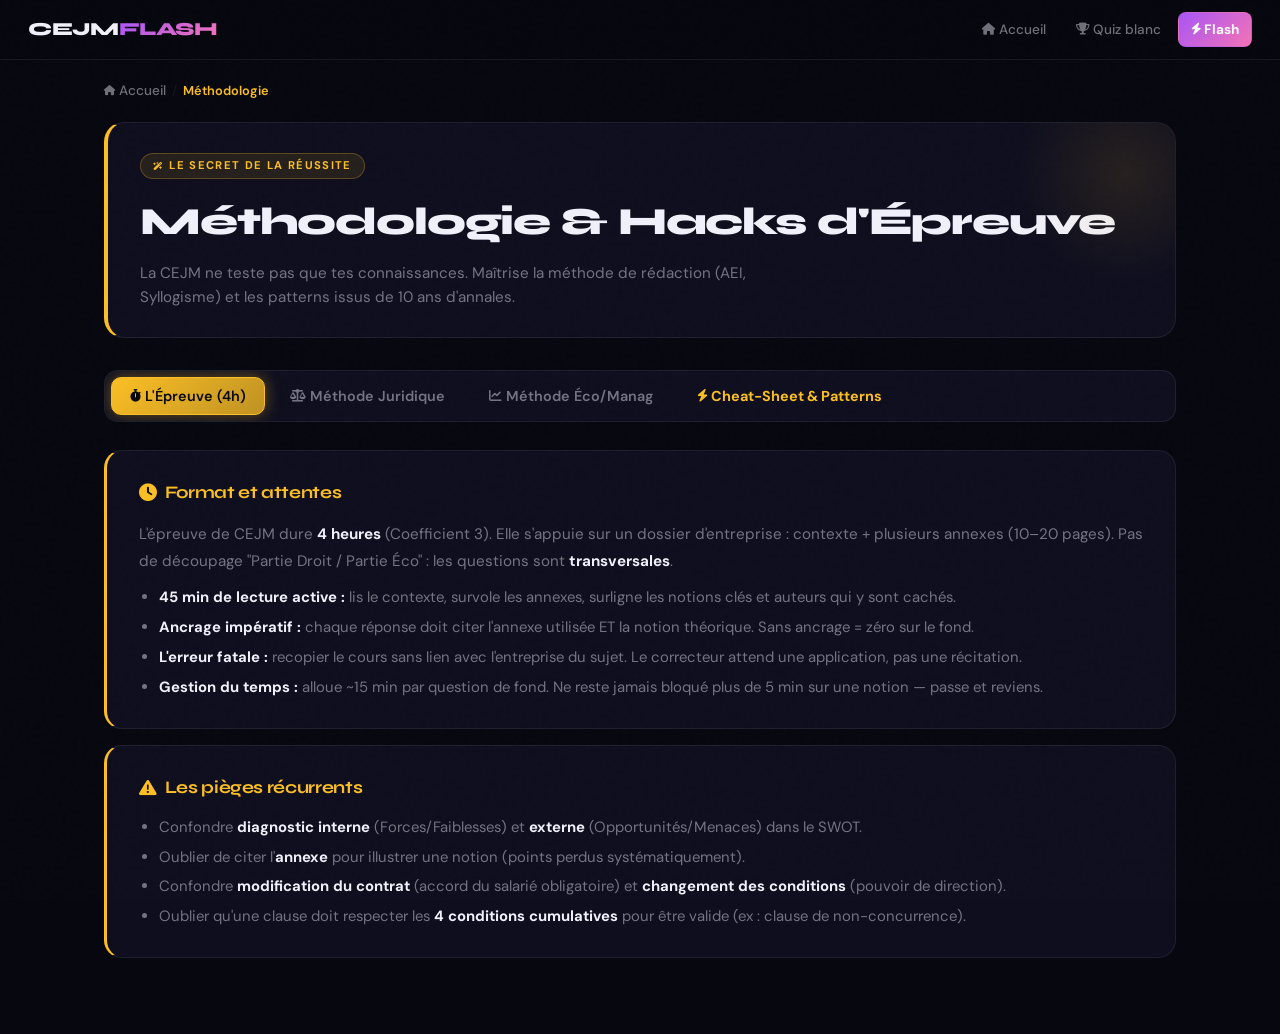
<file: methodologie.html>
<!DOCTYPE html>
<html lang="fr">
<head>
<meta charset="UTF-8"><meta name="viewport" content="width=device-width, initial-scale=1.0">
<title>Méthodologie & Hacks · CEJM Flash</title>
<link href="https://fonts.googleapis.com/css2?family=Syne:wght@400;600;700;800&family=DM+Sans:ital,wght@0,300;0,400;0,500;1,400&display=swap" rel="stylesheet">
<link rel="stylesheet" href="https://cdnjs.cloudflare.com/ajax/libs/font-awesome/6.4.0/css/all.min.css">
<style>
:root {
  --bg: #07070f; --surface: #0e0e1e; --surface2: #15152a; --surface3: #1c1c35;
  --border: rgba(168,85,247,0.12); --border2: rgba(255,255,255,0.07);
  --primary: #a855f7; --pink: #f472b6; --cyan: #22d3ee; --yellow: #fbbf24;
  --green: #34d399; --red: #f87171; --text: #f0f0fa; --muted: rgba(240,240,250,0.45);
  --font-display: 'Syne', sans-serif; --font-body: 'DM Sans', sans-serif;
  --tc: #fbbf24; --tc-soft: rgba(251,191,36,0.1); --tc-border: rgba(251,191,36,0.25);
}
*, *::before, *::after { margin: 0; padding: 0; box-sizing: border-box; }
body { font-family: var(--font-body); background: var(--bg); color: var(--text); line-height: 1.6; min-height: 100vh; }
body::before { content: ''; position: fixed; inset: 0; background-image: url("data:image/svg+xml,%3Csvg viewBox='0 0 200 200' xmlns='http://www.w3.org/2000/svg'%3E%3Cfilter id='n'%3E%3CfeTurbulence type='fractalNoise' baseFrequency='0.85' numOctaves='4' stitchTiles='stitch'/%3E%3C/filter%3E%3Crect width='100%25' height='100%25' filter='url(%23n)' opacity='0.04'/%3E%3C/svg%3E"); pointer-events: none; z-index: 999; opacity: 0.4; }
.container { max-width: 1120px; margin: 0 auto; padding: 0 24px; }
.site-nav { position: fixed; top: 0; left: 0; right: 0; z-index: 500; padding: 0 28px; height: 60px; display: flex; align-items: center; justify-content: space-between; gap: 16px; background: rgba(7,7,15,0.88); backdrop-filter: blur(18px); border-bottom: 1px solid var(--border2); }
.nav-logo { font-family: var(--font-display); font-weight: 800; font-size: 1.15rem; letter-spacing: -0.02em; text-decoration: none; color: var(--text); }
.nav-logo span { background: linear-gradient(135deg, var(--primary), var(--pink)); -webkit-background-clip: text; -webkit-text-fill-color: transparent; }
.nav-links { display: flex; gap: 4px; align-items: center; }
.nav-links a { text-decoration: none; color: var(--muted); font-size: 0.85rem; font-weight: 500; padding: 6px 12px; border-radius: 8px; transition: all 0.2s; border: 1px solid transparent; }
.nav-links a:hover { color: var(--text); border-color: var(--border2); }
.nav-links .nav-btn-flash { background: linear-gradient(135deg, var(--primary), var(--pink)); color: white !important; font-weight: 700; border-color: transparent !important; }
.page-wrap { padding-top: 80px; padding-bottom: 60px; }
.theme-header { margin-bottom: 32px; background: var(--surface); border: 1px solid var(--border2); border-left: 4px solid var(--tc); border-radius: 20px; padding: 28px 32px; position: relative; overflow: hidden; }
.theme-header::before { content: ''; position: absolute; top: -60px; right: -60px; width: 220px; height: 220px; background: radial-gradient(circle, var(--tc-soft), transparent 70%); pointer-events: none; }
.theme-header .eyebrow { display: inline-flex; align-items: center; gap: 6px; font-size: 0.7rem; font-weight: 700; letter-spacing: 0.12em; text-transform: uppercase; color: var(--tc); background: var(--tc-soft); border: 1px solid var(--tc-border); padding: 3px 12px; border-radius: 999px; margin-bottom: 12px; }
.theme-header h1 { font-family: var(--font-display); font-size: clamp(1.6rem, 3vw, 2.4rem); font-weight: 800; letter-spacing: -0.03em; margin-bottom: 8px; }
.theme-header p { color: var(--muted); font-size: 0.95rem; max-width: 620px; }
.tabs { display: flex; gap: 6px; margin-bottom: 28px; overflow-x: auto; scrollbar-width: none; background: var(--surface); padding: 6px; border-radius: 14px; border: 1px solid var(--border2); }
.tabs::-webkit-scrollbar { display: none; }
.tab-btn { padding: 9px 18px; border: 1px solid transparent; background: none; color: var(--muted); cursor: pointer; font-weight: 600; font-family: var(--font-body); font-size: 0.9rem; border-radius: 10px; white-space: nowrap; transition: all 0.2s; }
.tab-btn:hover { color: var(--text); border-color: var(--border2); }
.tab-btn.active { color: #07070f; border-color: var(--tc); background: linear-gradient(135deg, var(--tc), rgba(251,191,36,0.75)); box-shadow: 0 0 16px rgba(251,191,36,0.4); }
.tab-content { display: none; }
.tab-content.active { display: block; animation: fadeUp 0.35s ease; }
.fiche-section { background: var(--surface); padding: 28px 32px; border-radius: 18px; border: 1px solid var(--border2); margin-bottom: 16px; border-left: 3px solid var(--tc); }
.fiche-section h3 { font-family: var(--font-display); font-size: 1.1rem; font-weight: 700; letter-spacing: -0.02em; color: var(--tc); margin-bottom: 14px; display: flex; align-items: center; gap: 8px; }
.fiche-section p { color: var(--muted); font-size: 0.95rem; line-height: 1.75; margin-bottom: 12px; }
.fiche-section p strong { color: var(--text); }
.fiche-section ul { padding-left: 20px; display: grid; gap: 6px; }
.fiche-section li { color: var(--muted); font-size: 0.93rem; line-height: 1.6; }
.fiche-section li strong { color: var(--text); }
.breadcrumb { display: flex; align-items: center; gap: 6px; flex-wrap: wrap; }
.breadcrumb a { color: var(--muted); text-decoration: none; font-size: 0.85rem; font-weight: 500; transition: color 0.2s; }
.breadcrumb a:hover { color: var(--tc); }
.breadcrumb span { color: var(--border2); font-size: 0.8rem; }

/* Syllogisme */
.syl-step { display: flex; gap: 0; margin-bottom: 12px; border-radius: 14px; overflow: hidden; border: 1px solid var(--border2); }
.syl-num { background: linear-gradient(135deg, var(--tc), rgba(251,191,36,0.7)); color: #07070f; font-weight: 800; font-size: 1.3rem; padding: 20px 22px; display: flex; align-items: center; font-family: var(--font-display); min-width: 64px; justify-content: center; }
.syl-body { padding: 18px 20px; background: var(--surface2); flex: 1; }
.syl-body h4 { font-family: var(--font-display); font-weight: 700; font-size: 0.95rem; color: var(--tc); margin-bottom: 4px; }
.syl-body p { color: var(--muted); font-size: 0.88rem; line-height: 1.55; }
.syl-body em { font-style: italic; color: rgba(240,240,250,0.55); }

/* AEI */
.aei-row { display: flex; align-items: flex-start; gap: 16px; padding: 16px; background: var(--surface2); border-radius: 12px; border: 1px solid var(--border2); margin-bottom: 10px; }
.aei-letter { width: 44px; height: 44px; border-radius: 12px; background: linear-gradient(135deg, var(--tc), rgba(251,191,36,0.7)); color: #07070f; font-weight: 800; font-size: 1.2rem; display: flex; align-items: center; justify-content: center; font-family: var(--font-display); flex-shrink: 0; }
.aei-content strong { color: var(--tc); font-weight: 700; display: block; margin-bottom: 3px; }
.aei-content p { color: var(--muted); font-size: 0.88rem; line-height: 1.5; }

/* Accordéon */
.acc-btn { width: 100%; text-align: left; background: var(--surface2); border: 1px solid var(--border2); color: var(--text); padding: 16px 20px; border-radius: 12px; margin-bottom: 8px; cursor: pointer; font-family: var(--font-body); font-size: 0.95rem; font-weight: 600; display: flex; justify-content: space-between; align-items: center; transition: all 0.2s; }
.acc-btn:hover, .acc-btn.open { border-color: var(--tc); color: var(--tc); }
.acc-btn.open { border-bottom-left-radius: 0; border-bottom-right-radius: 0; margin-bottom: 0; }
.acc-panel { display: none; background: var(--surface2); border: 1px solid var(--tc-border); border-top: none; border-radius: 0 0 12px 12px; padding: 16px 20px; margin-bottom: 8px; color: var(--muted); font-size: 0.9rem; line-height: 1.75; }
.acc-panel strong { color: var(--text); }
.acc-panel em { color: rgba(240,240,250,0.5); font-style: italic; }
.hack-badge { display: inline-block; padding: 2px 10px; border-radius: 999px; background: rgba(52,211,153,0.15); color: var(--green); border: 1px solid rgba(52,211,153,0.3); font-size: 0.7rem; font-weight: 700; letter-spacing: 0.06em; text-transform: uppercase; margin-bottom: 10px; }
.pattern-section-title { font-family: var(--font-display); font-size: 0.85rem; font-weight: 700; color: var(--tc); text-transform: uppercase; letter-spacing: 0.08em; margin: 24px 0 12px; display: flex; align-items: center; gap: 8px; }

@keyframes fadeUp { from { opacity: 0; transform: translateY(12px); } to { opacity: 1; transform: translateY(0); } }
@media (max-width: 768px) { .container { padding: 0 16px; } .theme-header { padding: 20px; } .site-nav { padding: 0 16px; } .nav-links a:not(.nav-btn-flash) span { display: none; } }
@media print { body { background: white; color: black; } .site-nav, .tabs, .no-print { display: none !important; } .page-wrap { padding-top: 0; } .tab-content { display: block !important; } .fiche-section { border: 1px solid #ccc; page-break-inside: avoid; background: white; } }
</style>
</head>
<body>
<nav class="site-nav">
  <a href="index.html" class="nav-logo">CEJM<span>FLASH</span></a>
  <div class="nav-links">
    <a href="index.html"><i class="fa-solid fa-house fa-sm"></i> <span>Accueil</span></a>
    <a href="quiz-blanc.html"><i class="fa-solid fa-trophy fa-sm"></i> <span>Quiz blanc</span></a>
    <a href="index.html#feed" class="nav-btn-flash"><i class="fa-solid fa-bolt fa-sm"></i> Flash</a>
  </div>
</nav>

<div class="page-wrap container">
  <div style="margin-bottom:20px;">
    <nav class="breadcrumb"><a href="index.html"><i class="fa-solid fa-house fa-xs"></i> Accueil</a><span>/</span><span style="color:var(--tc);font-weight:600;">Méthodologie</span></nav>
  </div>

  <header class="theme-header">
    <span class="eyebrow"><i class="fa-solid fa-wand-magic-sparkles fa-xs"></i> Le secret de la réussite</span>
    <h1>Méthodologie & Hacks d'Épreuve</h1>
    <p>La CEJM ne teste pas que tes connaissances. Maîtrise la méthode de rédaction (AEI, Syllogisme) et les patterns issus de 10 ans d'annales.</p>
  </header>

  <div class="tabs">
    <button class="tab-btn active" onclick="openTab(event,'epreuve')"><i class="fa-solid fa-stopwatch fa-sm"></i> L'Épreuve (4h)</button>
    <button class="tab-btn" onclick="openTab(event,'droit')"><i class="fa-solid fa-scale-balanced fa-sm"></i> Méthode Juridique</button>
    <button class="tab-btn" onclick="openTab(event,'manag')"><i class="fa-solid fa-chart-line fa-sm"></i> Méthode Éco/Manag</button>
    <button class="tab-btn" onclick="openTab(event,'hacks')" style="color:var(--tc);font-weight:700;"><i class="fa-solid fa-bolt fa-sm"></i> Cheat-Sheet & Patterns</button>
  </div>

  <div id="epreuve" class="tab-content active">
    <div class="fiche-section">
      <h3><i class="fa-solid fa-clock"></i> Format et attentes</h3>
      <p>L'épreuve de CEJM dure <strong>4 heures</strong> (Coefficient 3). Elle s'appuie sur un dossier d'entreprise : contexte + plusieurs annexes (10–20 pages). Pas de découpage "Partie Droit / Partie Éco" : les questions sont <strong>transversales</strong>.</p>
      <ul>
        <li><strong>45 min de lecture active :</strong> lis le contexte, survole les annexes, surligne les notions clés et auteurs qui y sont cachés.</li>
        <li><strong>Ancrage impératif :</strong> chaque réponse doit citer l'annexe utilisée ET la notion théorique. Sans ancrage = zéro sur le fond.</li>
        <li><strong>L'erreur fatale :</strong> recopier le cours sans lien avec l'entreprise du sujet. Le correcteur attend une application, pas une récitation.</li>
        <li><strong>Gestion du temps :</strong> alloue ~15 min par question de fond. Ne reste jamais bloqué plus de 5 min sur une notion — passe et reviens.</li>
      </ul>
    </div>
    <div class="fiche-section">
      <h3><i class="fa-solid fa-triangle-exclamation"></i> Les pièges récurrents</h3>
      <ul>
        <li>Confondre <strong>diagnostic interne</strong> (Forces/Faiblesses) et <strong>externe</strong> (Opportunités/Menaces) dans le SWOT.</li>
        <li>Oublier de citer l'<strong>annexe</strong> pour illustrer une notion (points perdus systématiquement).</li>
        <li>Confondre <strong>modification du contrat</strong> (accord du salarié obligatoire) et <strong>changement des conditions</strong> (pouvoir de direction).</li>
        <li>Oublier qu'une clause doit respecter les <strong>4 conditions cumulatives</strong> pour être valide (ex : clause de non-concurrence).</li>
      </ul>
    </div>
  </div>

  <div id="droit" class="tab-content">
    <div class="fiche-section">
      <h3><i class="fa-solid fa-scale-balanced"></i> Le Syllogisme Juridique</h3>
      <p>Méthode obligatoire pour toute question de qualification juridique. La <strong>Majeure</strong> (règle de droit) est souvent dans la dernière annexe.</p>
      <div class="syl-step">
        <div class="syl-num">1</div>
        <div class="syl-body"><h4>Qualification des faits</h4><p>Traduis l'histoire en vocabulaire juridique. <em>Ex : "L'employeur a procédé au licenciement de son salarié pour motif personnel."</em></p></div>
      </div>
      <div class="syl-step">
        <div class="syl-num">2</div>
        <div class="syl-body"><h4>Le problème de droit</h4><p>Formule la question de manière générale et abstraite. <em>Ex : "À quelles conditions une clause de non-concurrence est-elle valide ?"</em></p></div>
      </div>
      <div class="syl-step">
        <div class="syl-num">3</div>
        <div class="syl-body"><h4>La règle de droit (Majeure)</h4><p>Énonce la règle tirée des annexes ou du cours. <em>Ex : "En principe, la règle juridique prévoit que la clause doit être limitée dans le temps, l'espace, indispensable et assortie d'une contrepartie financière."</em></p></div>
      </div>
      <div class="syl-step">
        <div class="syl-num">4</div>
        <div class="syl-body"><h4>Application et Conclusion</h4><p>Confronte la règle aux faits. <em>Ex : "En l'espèce, l'annexe 2 révèle l'absence de contrepartie financière. En conséquence, la clause est nulle."</em></p></div>
      </div>
    </div>
  </div>

  <div id="manag" class="tab-content">
    <div class="fiche-section">
      <h3><i class="fa-solid fa-chart-line"></i> La méthode A.E.I.</h3>
      <p>En Économie et en Management, structure toutes tes réponses avec la méthode <strong>A.E.I.</strong> — simple, efficace, et très appréciée des correcteurs.</p>
      <div class="aei-row">
        <div class="aei-letter">A</div>
        <div class="aei-content"><strong>AFFIRMER</strong><p>Donne ta réponse directe dès la première phrase. <em>Ex : "L'entreprise adopte une stratégie de domination par les coûts au sens de M. Porter."</em></p></div>
      </div>
      <div class="aei-row">
        <div class="aei-letter">E</div>
        <div class="aei-content"><strong>EXPLIQUER</strong><p>Définis le concept théorique. <em>Ex : "Cette stratégie consiste à proposer une offre à un prix inférieur aux concurrents en réduisant les coûts de production."</em></p></div>
      </div>
      <div class="aei-row">
        <div class="aei-letter">I</div>
        <div class="aei-content"><strong>ILLUSTRER <span style="font-size:0.75rem; color:var(--green); font-weight:700;">← C'est là que sont les points !</span></strong><p>Cite impérativement l'annexe. <em>Ex : "Comme l'indique l'annexe 3, l'entreprise a réduit ses coûts de 15% via la délocalisation de sa production en Pologne."</em></p></div>
      </div>
    </div>
  </div>

  <div id="hacks" class="tab-content">
    <div class="fiche-section">
      <h3><i class="fa-solid fa-magnifying-glass-chart"></i> Patterns issus de 10 ans d'annales</h3>
      <p>Après analyse des sujets officiels (Altho, Notarius, Teebike, Helite…), voici les questions qui tombent <strong>à chaque session</strong> et comment les dominer.</p>

      <p class="pattern-section-title"><i class="fa-solid fa-sitemap fa-sm"></i> Management</p>
      <button class="acc-btn" onclick="toggleAcc(this)">Le Diagnostic Stratégique SWOT / PESTEL <i class="fa-solid fa-chevron-down fa-sm"></i></button>
      <div class="acc-panel">
        <span class="hack-badge">Technique pro</span>
        <p><strong>Fais un tableau, pas un paragraphe !</strong> Les correcteurs adorent les tableaux bien structurés pour le SWOT.</p>
        <p><strong>Le piège :</strong> ne jamais confondre interne et externe.<br>
        — <em>Forces/Faiblesses (Interne) :</em> brevet détenu, savoir-faire, manque de trésorerie.<br>
        — <em>Opportunités/Menaces (Externe — PESTEL) :</em> nouvelle loi, crise économique, technologie émergente.</p>
      </div>
      <button class="acc-btn" onclick="toggleAcc(this)">Les 3 Stratégies Génériques de Porter <i class="fa-solid fa-chevron-down fa-sm"></i></button>
      <div class="acc-panel">
        <span class="hack-badge">Mots magiques</span>
        <p>Dès qu'on te demande de "caractériser la stratégie de domaine", utilise obligatoirement l'un des 3 termes de Porter :<br>
        1. <strong>Domination par les coûts :</strong> production de masse, économies d'échelle.<br>
        2. <strong>Différenciation :</strong> innovation, qualité supérieure, image de marque.<br>
        3. <strong>Focalisation (niche) :</strong> marché très spécifique, offre hyper-spécialisée.</p>
      </div>

      <p class="pattern-section-title"><i class="fa-solid fa-gavel fa-sm"></i> Droit (le plus discriminant)</p>
      <button class="acc-btn" onclick="toggleAcc(this)">La clause de non-concurrence <i class="fa-solid fa-chevron-down fa-sm"></i></button>
      <div class="acc-panel">
        <span class="hack-badge">Pattern infaillible</span>
        <p>Pour être valide, elle doit respecter <strong>4 conditions cumulatives</strong> : limitée dans le <strong>temps</strong>, limitée dans l'<strong>espace</strong>, <strong>indispensable</strong> aux intérêts de l'entreprise, <strong>contrepartie financière</strong>.<br>
        <em>Le sujet fera TOUJOURS manquer une condition (souvent la contrepartie). Repère-la pour conclure que la clause est nulle.</em></p>
      </div>
      <button class="acc-btn" onclick="toggleAcc(this)">Modification contrat vs conditions de travail <i class="fa-solid fa-chevron-down fa-sm"></i></button>
      <div class="acc-panel">
        <span class="hack-badge">Piège classique</span>
        <p>— <strong>Modification d'un élément essentiel du contrat</strong> (salaire, poste, durée) → <em>Accord du salarié OBLIGATOIRE.</em><br>
        — <strong>Changement des conditions de travail</strong> (nouveau bureau dans le même bâtiment, nouvelles tâches du même niveau) → <em>Pouvoir de direction : le salarié ne peut PAS refuser.</em></p>
      </div>
      <button class="acc-btn" onclick="toggleAcc(this)">Protection de l'immatériel : INPI / CNIL <i class="fa-solid fa-chevron-down fa-sm"></i></button>
      <div class="acc-panel">
        <span class="hack-badge">Où déposer ?</span>
        <p>— <strong>INPI :</strong> brevets (innovation technique, 20 ans) et marques (signe distinctif, 10 ans renouvelables).<br>
        — <strong>CNIL :</strong> tout ce qui concerne la protection des données personnelles (conformité RGPD, DPO).<br>
        — <strong>Ne pas confondre :</strong> droits d'auteur (protection automatique, pas de dépôt) vs brevet (dépôt obligatoire à l'INPI).</p>
      </div>

      <p class="pattern-section-title"><i class="fa-solid fa-chart-pie fa-sm"></i> Économie</p>
      <button class="acc-btn" onclick="toggleAcc(this)">Externalités et financement <i class="fa-solid fa-chevron-down fa-sm"></i></button>
      <div class="acc-panel">
        <span class="hack-badge">Question éco classique</span>
        <p><strong>Externalités :</strong> cherche dans les annexes l'impact sur les tiers. Nuisance sonore = négative. Création d'emploi local = positive. Taxe pigouvienne = réponse de l'État.<br>
        <strong>Financement :</strong> les sujets récents intègrent crowdfunding, love money, BPI. Repère si c'est du financement interne (autofinancement) ou externe (emprunt, capital, participatif).</p>
      </div>
    </div>
  </div>
</div>

<script>
function openTab(e,id){document.querySelectorAll('.tab-content').forEach(t=>t.classList.remove('active'));document.querySelectorAll('.tab-btn').forEach(b=>b.classList.remove('active'));document.getElementById(id).classList.add('active');e.currentTarget.classList.add('active');}
function toggleAcc(btn){const panel=btn.nextElementSibling;const isOpen=btn.classList.contains('open');document.querySelectorAll('.acc-btn').forEach(b=>{b.classList.remove('open');b.querySelector('i').className='fa-solid fa-chevron-down fa-sm';});document.querySelectorAll('.acc-panel').forEach(p=>p.style.display='none');if(!isOpen){btn.classList.add('open');btn.querySelector('i').className='fa-solid fa-chevron-up fa-sm';panel.style.display='block';}}
</script>
</body>
</html>
</file>
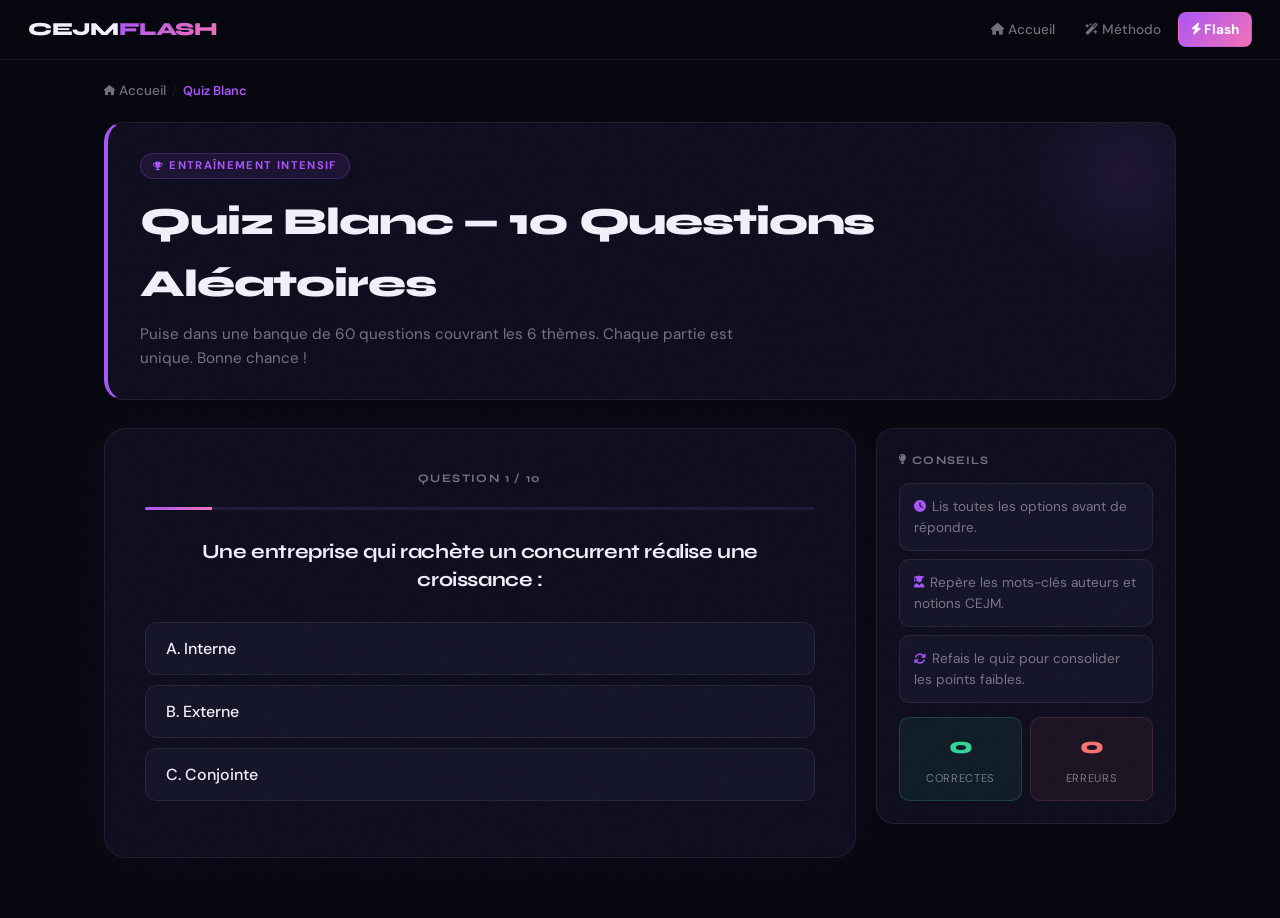
<file: quiz-blanc.html>
<!DOCTYPE html>
<html lang="fr">
<head>
<meta charset="UTF-8"><meta name="viewport" content="width=device-width, initial-scale=1.0">
<title>Quiz Blanc · CEJM Flash</title>
<link href="https://fonts.googleapis.com/css2?family=Syne:wght@400;600;700;800&family=DM+Sans:ital,wght@0,300;0,400;0,500;1,400&display=swap" rel="stylesheet">
<link rel="stylesheet" href="https://cdnjs.cloudflare.com/ajax/libs/font-awesome/6.4.0/css/all.min.css">
<style>
:root {
  --bg: #07070f; --surface: #0e0e1e; --surface2: #15152a; --surface3: #1c1c35;
  --border: rgba(168,85,247,0.12); --border2: rgba(255,255,255,0.07);
  --primary: #a855f7; --pink: #f472b6; --cyan: #22d3ee; --yellow: #fbbf24;
  --green: #34d399; --red: #f87171; --text: #f0f0fa; --muted: rgba(240,240,250,0.45);
  --font-display: 'Syne', sans-serif; --font-body: 'DM Sans', sans-serif;
  --tc: #a855f7; --tc-soft: rgba(168,85,247,0.1); --tc-border: rgba(168,85,247,0.25);
}
*, *::before, *::after { margin: 0; padding: 0; box-sizing: border-box; }
body { font-family: var(--font-body); background: var(--bg); color: var(--text); line-height: 1.6; min-height: 100vh; }
body::before { content: ''; position: fixed; inset: 0; background-image: url("data:image/svg+xml,%3Csvg viewBox='0 0 200 200' xmlns='http://www.w3.org/2000/svg'%3E%3Cfilter id='n'%3E%3CfeTurbulence type='fractalNoise' baseFrequency='0.85' numOctaves='4' stitchTiles='stitch'/%3E%3C/filter%3E%3Crect width='100%25' height='100%25' filter='url(%23n)' opacity='0.04'/%3E%3C/svg%3E"); pointer-events: none; z-index: 999; opacity: 0.4; }
.container { max-width: 1120px; margin: 0 auto; padding: 0 24px; }
.site-nav { position: fixed; top: 0; left: 0; right: 0; z-index: 500; padding: 0 28px; height: 60px; display: flex; align-items: center; justify-content: space-between; gap: 16px; background: rgba(7,7,15,0.88); backdrop-filter: blur(18px); border-bottom: 1px solid var(--border2); }
.nav-logo { font-family: var(--font-display); font-weight: 800; font-size: 1.15rem; letter-spacing: -0.02em; text-decoration: none; color: var(--text); }
.nav-logo span { background: linear-gradient(135deg, var(--primary), var(--pink)); -webkit-background-clip: text; -webkit-text-fill-color: transparent; }
.nav-links { display: flex; gap: 4px; align-items: center; }
.nav-links a { text-decoration: none; color: var(--muted); font-size: 0.85rem; font-weight: 500; padding: 6px 12px; border-radius: 8px; transition: all 0.2s; border: 1px solid transparent; }
.nav-links a:hover { color: var(--text); border-color: var(--border2); }
.nav-links .nav-btn-flash { background: linear-gradient(135deg, var(--primary), var(--pink)); color: white !important; font-weight: 700; border-color: transparent !important; }
.page-wrap { padding-top: 80px; padding-bottom: 60px; }
.theme-header { margin-bottom: 28px; background: var(--surface); border: 1px solid var(--border2); border-left: 4px solid var(--tc); border-radius: 20px; padding: 28px 32px; position: relative; overflow: hidden; }
.theme-header::before { content: ''; position: absolute; top: -60px; right: -60px; width: 220px; height: 220px; background: radial-gradient(circle, var(--tc-soft), transparent 70%); pointer-events: none; }
.theme-header .eyebrow { display: inline-flex; align-items: center; gap: 6px; font-size: 0.7rem; font-weight: 700; letter-spacing: 0.12em; text-transform: uppercase; color: var(--tc); background: var(--tc-soft); border: 1px solid var(--tc-border); padding: 3px 12px; border-radius: 999px; margin-bottom: 12px; }
.theme-header h1 { font-family: var(--font-display); font-size: clamp(1.6rem, 3vw, 2.4rem); font-weight: 800; letter-spacing: -0.03em; margin-bottom: 8px; }
.theme-header p { color: var(--muted); font-size: 0.95rem; max-width: 620px; }
.breadcrumb { display: flex; align-items: center; gap: 6px; flex-wrap: wrap; }
.breadcrumb a { color: var(--muted); text-decoration: none; font-size: 0.85rem; font-weight: 500; transition: color 0.2s; }
.breadcrumb a:hover { color: var(--tc); }
.breadcrumb span { color: var(--border2); font-size: 0.8rem; }

.quiz-layout { display: grid; grid-template-columns: 1fr 300px; gap: 20px; align-items: start; }
#quiz-box { background: var(--surface); border: 1px solid var(--border2); border-radius: 22px; padding: 40px; text-align: center; box-shadow: 0 0 60px rgba(168,85,247,0.06); }
.q-counter { font-family: var(--font-display); font-size: 0.72rem; font-weight: 700; letter-spacing: 0.12em; text-transform: uppercase; color: var(--muted); margin-bottom: 20px; }
.q-progress-bar { height: 3px; border-radius: 999px; background: var(--surface3); margin-bottom: 28px; overflow: hidden; }
.q-progress-fill { height: 100%; width: 10%; background: linear-gradient(90deg, var(--primary), var(--pink)); transition: width 0.4s ease; box-shadow: 0 0 8px var(--primary); }
.q-text { font-family: var(--font-display); font-size: 1.25rem; font-weight: 700; letter-spacing: -0.02em; margin-bottom: 28px; line-height: 1.4; }
.q-options { display: grid; gap: 10px; margin-bottom: 16px; }
.q-opt { padding: 15px 20px; border: 1px solid var(--border2); border-radius: 12px; background: var(--surface2); color: var(--text); cursor: pointer; transition: all 0.2s; font-family: var(--font-body); font-size: 1rem; text-align: left; font-weight: 500; }
.q-opt:hover { border-color: var(--primary); background: rgba(168,85,247,0.06); transform: translateX(4px); }
.q-opt.correct { background: rgba(52,211,153,0.15) !important; border-color: var(--green) !important; color: var(--green) !important; transform: none !important; }
.q-opt.wrong { background: rgba(248,113,113,0.1) !important; border-color: var(--red) !important; color: var(--red) !important; transform: none !important; }
#score-screen { display: none; }
.score-ring { width: 140px; height: 140px; border-radius: 50%; margin: 0 auto 20px; display: flex; flex-direction: column; align-items: center; justify-content: center; background: conic-gradient(var(--primary) var(--score-deg, 0deg), var(--surface3) 0deg); position: relative; }
.score-ring::before { content: ''; position: absolute; inset: 10px; border-radius: 50%; background: var(--surface); }
.score-ring-inner { position: relative; z-index: 1; text-align: center; }
.score-num { font-family: var(--font-display); font-size: 2.4rem; font-weight: 800; color: var(--text); line-height: 1; }
.score-denom { font-size: 0.75rem; color: var(--muted); }
.score-label { font-family: var(--font-display); font-size: 1.4rem; font-weight: 700; margin: 12px 0 8px; }
.score-sub { color: var(--muted); font-size: 0.9rem; margin-bottom: 28px; }
.btn-score { display: inline-flex; align-items: center; gap: 8px; padding: 12px 24px; border-radius: 12px; font-weight: 700; font-family: var(--font-body); font-size: 0.95rem; cursor: pointer; text-decoration: none; border: none; transition: all 0.2s; margin: 4px; }
.btn-score-primary { background: linear-gradient(135deg, var(--primary), var(--pink)); color: white; box-shadow: 0 0 20px rgba(168,85,247,0.3); }
.btn-score-ghost { background: var(--surface2); color: var(--text); border: 1px solid var(--border2); }
.btn-score-primary:hover { transform: translateY(-2px); box-shadow: 0 0 30px rgba(168,85,247,0.5); }
.btn-score-ghost:hover { border-color: rgba(255,255,255,0.2); }
.quiz-side { background: var(--surface); border: 1px solid var(--border2); border-radius: 18px; padding: 22px; position: sticky; top: 80px; }
.quiz-side h3 { font-family: var(--font-display); font-size: 0.72rem; font-weight: 700; letter-spacing: 0.1em; text-transform: uppercase; color: var(--muted); margin-bottom: 14px; }
.side-tip { padding: 12px 14px; background: var(--surface2); border-radius: 10px; border: 1px solid var(--border2); font-size: 0.85rem; color: var(--muted); line-height: 1.55; margin-bottom: 8px; }
.side-tip i { color: var(--tc); margin-right: 6px; }
.score-tracker { display: grid; grid-template-columns: 1fr 1fr; gap: 8px; margin-top: 14px; }
.score-cell { padding: 10px; border-radius: 10px; text-align: center; border: 1px solid var(--border2); }
.score-cell strong { display: block; font-family: var(--font-display); font-size: 1.4rem; font-weight: 800; }
.score-cell span { font-size: 0.7rem; color: var(--muted); text-transform: uppercase; letter-spacing: 0.06em; }
.cell-correct { background: rgba(52,211,153,0.08); border-color: rgba(52,211,153,0.2); }
.cell-correct strong { color: var(--green); }
.cell-wrong { background: rgba(248,113,113,0.06); border-color: rgba(248,113,113,0.15); }
.cell-wrong strong { color: var(--red); }
@media (max-width:768px) { .quiz-layout { grid-template-columns: 1fr; } .quiz-side { position: static; } #quiz-box { padding: 24px 18px; } .site-nav { padding: 0 16px; } .nav-links a:not(.nav-btn-flash) span { display: none; } }
</style>
</head>
<body>
<nav class="site-nav">
  <a href="index.html" class="nav-logo">CEJM<span>FLASH</span></a>
  <div class="nav-links">
    <a href="index.html"><i class="fa-solid fa-house fa-sm"></i> <span>Accueil</span></a>
    <a href="methodologie.html"><i class="fa-solid fa-wand-magic-sparkles fa-sm"></i> <span>Méthodo</span></a>
    <a href="index.html#feed" class="nav-btn-flash"><i class="fa-solid fa-bolt fa-sm"></i> Flash</a>
  </div>
</nav>

<div class="page-wrap container">
  <div style="margin-bottom:20px;">
    <nav class="breadcrumb"><a href="index.html"><i class="fa-solid fa-house fa-xs"></i> Accueil</a><span>/</span><span style="color:var(--tc);font-weight:600;">Quiz Blanc</span></nav>
  </div>

  <header class="theme-header">
    <span class="eyebrow"><i class="fa-solid fa-trophy fa-xs"></i> Entraînement Intensif</span>
    <h1>Quiz Blanc — 10 Questions Aléatoires</h1>
    <p>Puise dans une banque de 60 questions couvrant les 6 thèmes. Chaque partie est unique. Bonne chance !</p>
  </header>

  <div class="quiz-layout">
    <div id="quiz-box">
      <div id="game-screen">
        <div class="q-counter">Question <span id="qnum">1</span> / 10</div>
        <div class="q-progress-bar"><div class="q-progress-fill" id="qpf"></div></div>
        <div class="q-text" id="qtext">Chargement de l'examen…</div>
        <div class="q-options" id="qopts"></div>
      </div>
      <div id="score-screen"></div>
    </div>

    <aside class="quiz-side">
      <h3><i class="fa-solid fa-lightbulb fa-sm"></i> Conseils</h3>
      <div class="side-tip"><i class="fa-solid fa-clock fa-sm"></i>Lis toutes les options avant de répondre.</div>
      <div class="side-tip"><i class="fa-solid fa-user-graduate fa-sm"></i>Repère les mots-clés auteurs et notions CEJM.</div>
      <div class="side-tip"><i class="fa-solid fa-rotate fa-sm"></i>Refais le quiz pour consolider les points faibles.</div>
      <div class="score-tracker">
        <div class="score-cell cell-correct"><strong id="score-correct">0</strong><span>Correctes</span></div>
        <div class="score-cell cell-wrong"><strong id="score-wrong">0</strong><span>Erreurs</span></div>
      </div>
    </aside>
  </div>
</div>

<script>
const bank = [
  // T1 — 10 questions
  {q:"En droit, quelle condition n'est PAS nécessaire à la validité d'un contrat ?",opts:["Le consentement","La capacité","Un apport financier minimum"],a:2},
  {q:"Pour Schumpeter, l'entrepreneur est avant tout :",opts:["Un gestionnaire prudent","Un innovateur","Un actionnaire minoritaire"],a:1},
  {q:"La théorie de la rationalité limitée est de :",opts:["Herbert Simon","R.E. Freeman","Michel Crozier"],a:0},
  {q:"Lors de la période précontractuelle, les parties sont soumises à :",opts:["L'obligation de résultat","La bonne foi","L'obligation de payer"],a:1},
  {q:"La RSE consiste à :",opts:["Maximiser le profit","Intégrer les préoccupations sociales et écologiques","Atteindre la taille critique"],a:1},
  {q:"Le vice du consentement consistant à tromper volontairement s'appelle :",opts:["L'erreur","Le dol","La violence"],a:1},
  {q:"G. Akerlof a illustré l'asymétrie d'information avec le marché des :",opts:["Obligations","Tacots (voitures d'occasion)","Produits de luxe"],a:1},
  {q:"Dans un circuit économique, les flux réels désignent :",opts:["Les échanges monétaires et financiers","Les échanges de biens, services et travail","Les transferts sociaux"],a:1},
  {q:"La nullité relative d'un contrat peut être invoquée par :",opts:["N'importe quel tiers","Uniquement la partie protégée par la règle violée","Le ministère public d'office"],a:1},
  {q:"Freeman est l'auteur de la théorie des :",opts:["Coûts de transaction","Parties prenantes (stakeholders)","Styles de management"],a:1},
  // T2 — 10 questions
  {q:"Une entreprise pollue une rivière voisine. En économie, c'est :",opts:["Une externalité négative","Une désintermédiation","Une destruction créatrice"],a:0},
  {q:"Quel organisme protège les brevets en France ?",opts:["L'INPI","La CNIL","L'Autorité de la Concurrence"],a:0},
  {q:"Sanctionner un cartel qui fixe les prix en secret relève de :",opts:["L'abus de position dominante","Les ententes illicites","La concurrence déloyale"],a:1},
  {q:"Selon R. Musgrave, quelle fonction réduit les inégalités ?",opts:["L'allocation","La régulation","La redistribution"],a:2},
  {q:"La durée de protection d'un brevet est de :",opts:["10 ans","20 ans","À vie"],a:1},
  {q:"La BCE est responsable de la politique :",opts:["Budgétaire","Monétaire","Structurelle"],a:1},
  {q:"Taxer le pollueur pour internaliser les coûts environnementaux : concept de :",opts:["J.M. Keynes","R. Musgrave","A. Pigou"],a:2},
  {q:"Une politique budgétaire de relance consiste à :",opts:["Augmenter les dépenses publiques ou baisser les impôts","Réduire les dépenses de l'État","Augmenter les taux directeurs"],a:0},
  {q:"L'Autorité de la Concurrence est une :",opts:["Juridiction civile","Autorité Administrative Indépendante (AAI)","Direction du Ministère de l'Économie"],a:1},
  {q:"Quel droit protège automatiquement les œuvres sans formalité de dépôt ?",opts:["Le brevet","Le droit d'auteur","La marque déposée"],a:1},
  // T3 — 10 questions
  {q:"L'obligation de résultat signifie que :",opts:["Le débiteur doit faire de son mieux","Le débiteur s'engage à atteindre un but précis","Le contrat est automatiquement nul"],a:1},
  {q:"La théorie des coûts de transaction aide à choisir entre :",opts:["Faire ou faire faire","Emprunter ou autofinancer","Exporter ou non"],a:0},
  {q:"Le style de management le plus participatif selon Likert est :",opts:["Paternaliste","Consultatif","Participatif par groupe"],a:2},
  {q:"La responsabilité pénale d'une entreprise est engagée quand :",opts:["Elle ne respecte pas un contrat","Elle commet un délit ou crime","Elle dépose le bilan"],a:1},
  {q:"L'autofinancement est un financement :",opts:["Externe","Interne","Hybride"],a:1},
  {q:"Pour Crozier, les salariés sont des :",opts:["Acteurs stratégiques","Simples exécutants","Coûts irrécupérables"],a:0},
  {q:"La SAS est appréciée des startups pour sa :",opts:["Obligation de nommer un commissaire aux comptes","Grande liberté statutaire et responsabilité limitée","Imposition à l'impôt sur le revenu obligatoire"],a:1},
  {q:"Le crédit-bail (leasing) permet de :",opts:["Acheter un bien immédiatement à prix réduit","Financer l'usage d'un bien sans en être propriétaire","Emprunter à taux zéro auprès de l'État"],a:1},
  {q:"La responsabilité extracontractuelle (délictuelle) est engagée :",opts:["Uniquement entre parties liées par un contrat","En dehors de tout contrat, par faute, préjudice et lien causal","Seulement dans le cadre pénal"],a:1},
  {q:"Le toyotisme se caractérise par :",opts:["La production de masse et la division du travail","Le juste-à-temps et le zéro-stock","La supervision directe des ouvriers"],a:1},
  // T4 — 10 questions
  {q:"Qu'est-ce qu'un effet de réseau ?",opts:["Une faille de sécurité","La valeur augmente avec les utilisateurs","Une sous-traitance"],a:1},
  {q:"Le modèle Freemium consiste à :",opts:["Payer à la minute","Offre de base gratuite + premium payant","Supprimer les intermédiaires"],a:1},
  {q:"Quel organisme sanctionne les violations du RGPD en France ?",opts:["L'INPI","L'ARCEP","La CNIL"],a:2},
  {q:"La tarification dynamique selon la demande en temps réel est du :",opts:["Freemium","Yield Management","Crowdfunding"],a:1},
  {q:"La désintermédiation désigne :",opts:["La suppression des intermédiaires","L'ubérisation des CDI","L'apparition des ERP"],a:0},
  {q:"Le RGPD est applicable à l'échelle :",opts:["Mondiale","Européenne","Française uniquement"],a:1},
  {q:"Le droit d'effacement de ses données personnelles s'appelle :",opts:["Droit à la portabilité","Droit à l'oubli","Droit à l'image"],a:1},
  {q:"Un PGI (ERP) permet de :",opts:["Gérer uniquement la comptabilité","Centraliser toutes les fonctions métiers en temps réel","Protéger les données personnelles des clients"],a:1},
  {q:"Le modèle d'abonnement (type Netflix) génère principalement :",opts:["Un revenu ponctuel unique","Un revenu récurrent et une fidélisation","Une désintermédiation totale"],a:1},
  {q:"Selon Rifkin, reproduire un bien numérique en grande quantité coûte :",opts:["De plus en plus cher","Presque zéro","Son prix de vente initial"],a:1},
  // T5 — 10 questions
  {q:"Selon Herzberg, le salaire est un facteur :",opts:["Moteur (motive)","D'hygiène (évite l'insatisfaction)","Inutile"],a:1},
  {q:"La modification du SALAIRE nécessite :",opts:["Une décision unilatérale","L'accord du salarié","L'accord de l'inspection du travail"],a:1},
  {q:"Une politique d'indemnisation du chômage est :",opts:["Passive","Active","Structurelle"],a:0},
  {q:"La théorie du capital humain (Becker) compare la formation à :",opts:["Un coût à minimiser","Un investissement","Une obligation légale"],a:1},
  {q:"La GEPP est obligatoire pour les entreprises de :",opts:["+50 salariés","+100 salariés","+300 salariés"],a:2},
  {q:"Donner un avertissement à un salarié relève du pouvoir :",opts:["De direction","Réglementaire","Disciplinaire"],a:2},
  {q:"Le marché dual oppose insiders (CDI) et :",opts:["Dirigeants","Outsiders (CDD, intérim)","Syndicats"],a:1},
  {q:"Le modèle de flexicurité (Danemark) combine :",opts:["Faible indemnisation et fort maintien dans l'emploi","Facilité d'embauche/licenciement et fort filet de sécurité","CDI généralisés et faibles cotisations"],a:1},
  {q:"Selon Maslow, le besoin d'accomplissement de soi se situe :",opts:["À la base de la pyramide","Au niveau intermédiaire","Au sommet de la pyramide"],a:2},
  {q:"L'entretien professionnel obligatoire a lieu tous les :",opts:["1 an","2 ans","5 ans"],a:1},
  // T6 — 10 questions
  {q:"Le PESTEL sert à analyser :",opts:["L'intensité concurrentielle","Le macro-environnement","La trésorerie"],a:1},
  {q:"Une entreprise qui rachète un concurrent réalise une croissance :",opts:["Interne","Externe","Conjointe"],a:1},
  {q:"L'Océan Bleu (Kim & Mauborgne) consiste à :",opts:["Baisser les prix","Créer un marché sans concurrence","Se spécialiser sur une niche"],a:1},
  {q:"Les 5 forces de Porter permettent de :",opts:["Mesurer l'intensité concurrentielle","Évaluer le climat social","Déterminer le statut juridique"],a:0},
  {q:"Dans le SWOT, opportunités et menaces = :",opts:["Diagnostic interne","Diagnostic externe","Bilan financier"],a:1},
  {q:"Proposer un nouveau produit sur un nouveau marché (Ansoff) = :",opts:["Pénétration","Développement de produit","Diversification"],a:2},
  {q:"S'allier avec un partenaire sans rachat de capital = :",opts:["Croissance interne","Croissance externe","Croissance conjointe"],a:2},
  {q:"La pénétration de marché (Ansoff) consiste à :",opts:["Lancer un nouveau produit sur un nouveau marché","Augmenter la part de marché avec le produit actuel","Développer un nouveau produit sur le marché actuel"],a:1},
  {q:"Les compétences fondamentales (Hamel & Prahalad) sont des savoir-faire :",opts:["Faciles à imiter","Distinctifs et difficiles à imiter","Obligatoirement liés aux ressources financières"],a:1},
  {q:"La croissance conjointe (joint-venture, alliance) permet de :",opts:["Racheter un concurrent","Partager coûts et risques sans prise de capital","Internaliser une activité"],a:1},
];

// Tirage aléatoire de 10 questions + mélange des options (une seule passe)
const selected = [...bank].sort(()=>Math.random()-0.5).slice(0,10);
selected.forEach(q=>{
  const p=q.opts.map((o,i)=>({o,c:i===q.a}));
  p.sort(()=>Math.random()-0.5);
  q.opts=p.map(x=>x.o);
  q.a=p.findIndex(x=>x.c);
});

let qi=0,score=0,wrong=0;

function loadQ(){
  if(qi>=10){showScore();return;}
  const q=selected[qi];
  document.getElementById('qnum').textContent=qi+1;
  document.getElementById('qpf').style.width=((qi+1)/10*100)+'%';
  document.getElementById('qtext').textContent=q.q;
  const box=document.getElementById('qopts');
  box.innerHTML=q.opts.map((o,i)=>`<button class="q-opt" onclick="answer(${i},this)">${String.fromCharCode(65+i)}. ${o}</button>`).join('');
}

function answer(idx,btn){
  document.querySelectorAll('.q-opt').forEach(b=>b.disabled=true);
  const correct=selected[qi].a;
  if(idx===correct){btn.classList.add('correct');score++;document.getElementById('score-correct').textContent=score;}
  else{btn.classList.add('wrong');document.querySelectorAll('.q-opt')[correct].classList.add('correct');wrong++;document.getElementById('score-wrong').textContent=wrong;}
  qi++;setTimeout(loadQ,1600);
}

function showScore(){
  document.getElementById('game-screen').style.display='none';
  const pct=score/10;
  const deg=Math.round(pct*360);
  let label,sub,color;
  if(pct>=0.9){label='🏆 Excellent !';sub='Tu maîtrises le programme. Continue comme ça !';color='var(--green)';}
  else if(pct>=0.7){label='👍 Bien joué';sub='Quelques lacunes à combler. Revois les fiches.';color='var(--primary)';}
  else if(pct>=0.5){label='📚 En progrès';sub='Reprends les thèmes où tu as échoué.';color='var(--yellow)';}
  else{label='💪 À travailler';sub='Passe en Mode Flash pour consolider les bases.';color='var(--red)';}
  document.getElementById('score-screen').style.display='block';
  document.getElementById('score-screen').innerHTML=`
    <div class="score-ring" style="--score-deg:${deg}deg">
      <div class="score-ring-inner">
        <div class="score-num" style="color:${color}">${score}</div>
        <div class="score-denom">/ 10</div>
      </div>
    </div>
    <div class="score-label">${label}</div>
    <p class="score-sub">${sub}</p>
    <div>
      <a href="index.html" class="btn-score btn-score-ghost"><i class="fa-solid fa-house"></i> Accueil</a>
      <button onclick="location.reload()" class="btn-score btn-score-primary"><i class="fa-solid fa-rotate-right"></i> Recommencer</button>
    </div>`;
}

loadQ();
</script>
</body>
</html>
</file>
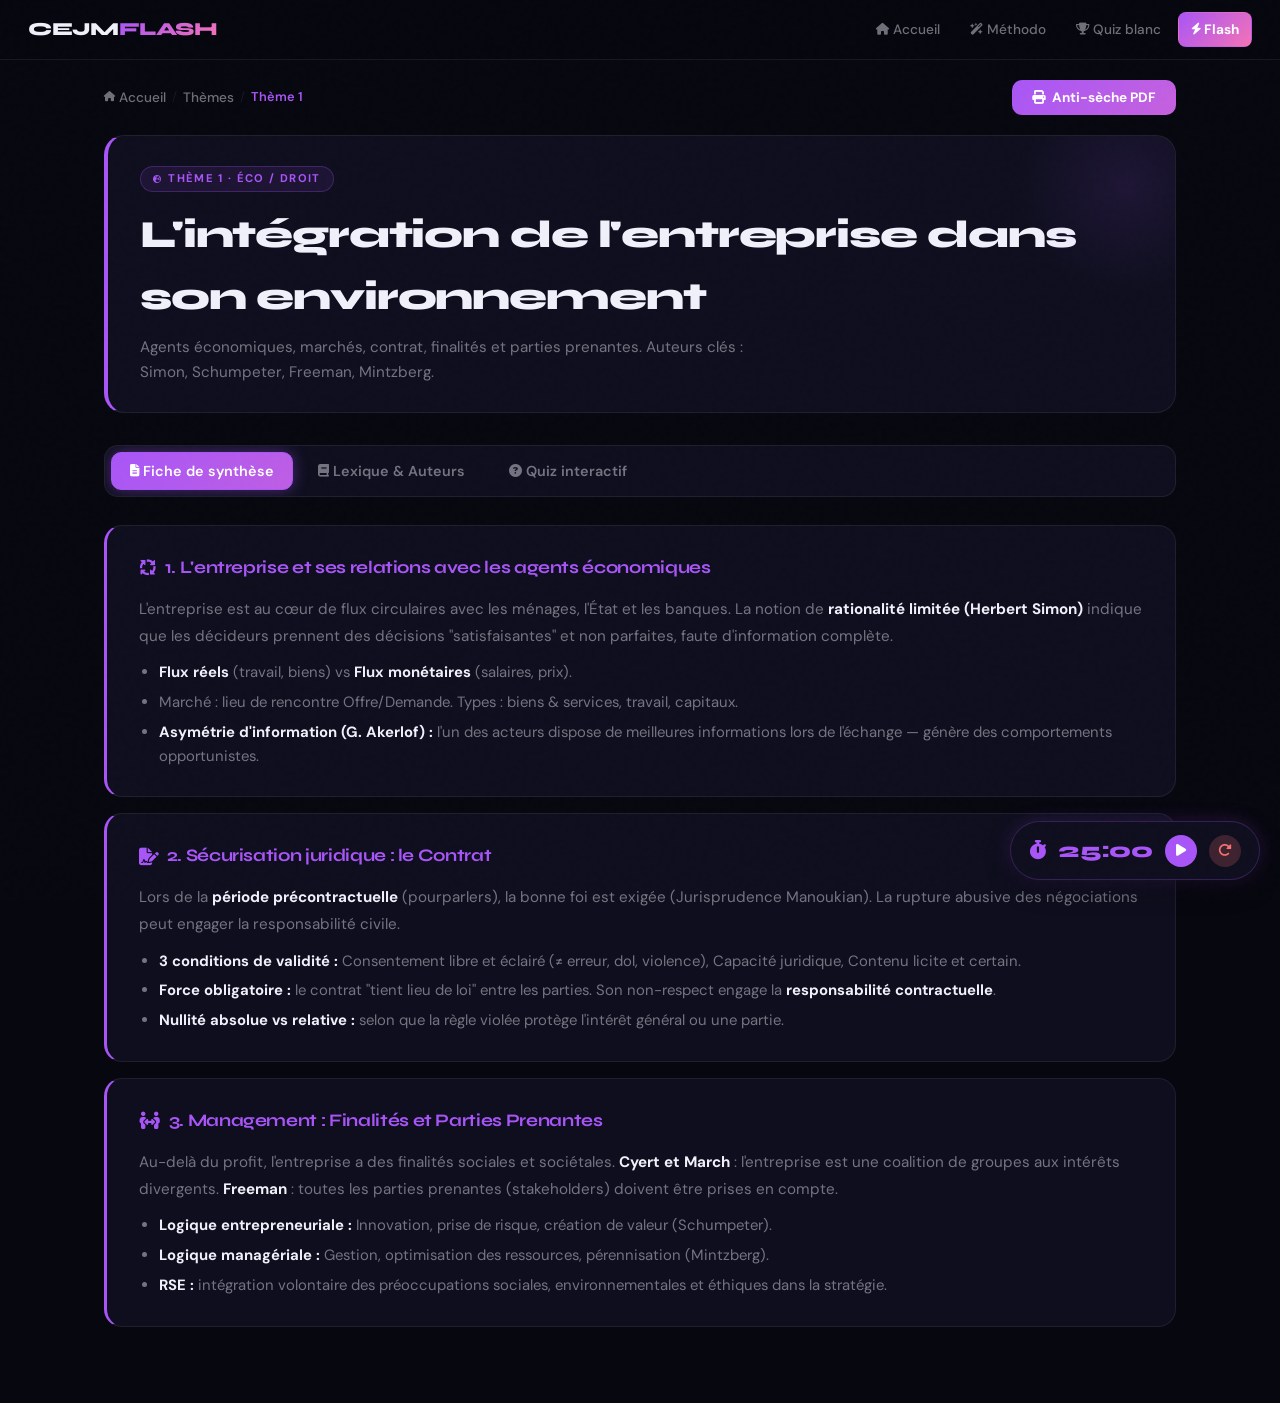
<file: theme1.html>
<!DOCTYPE html>
<html lang="fr">
<head>
<meta charset="UTF-8">
<meta name="viewport" content="width=device-width, initial-scale=1.0">
<title>T1 — L'intégration de l'entreprise · CEJM Flash</title>
<link href="https://fonts.googleapis.com/css2?family=Syne:wght@400;600;700;800&family=DM+Sans:ital,wght@0,300;0,400;0,500;1,400&display=swap" rel="stylesheet">
<link rel="stylesheet" href="https://cdnjs.cloudflare.com/ajax/libs/font-awesome/6.4.0/css/all.min.css">
<link rel="stylesheet" href="cejm-shared.css">
<style>
  :root { --tc: #a855f7; --tc-soft: rgba(168,85,247,0.1); --tc-border: rgba(168,85,247,0.25); }
</style>
</head>
<body>

<nav class="site-nav">
  <a href="index.html" class="nav-logo">CEJM<span>FLASH</span></a>
  <div class="nav-links">
    <a href="index.html"><i class="fa-solid fa-house fa-sm"></i> <span>Accueil</span></a>
    <a href="methodologie.html"><i class="fa-solid fa-wand-magic-sparkles fa-sm"></i> <span>Méthodo</span></a>
    <a href="quiz-blanc.html"><i class="fa-solid fa-trophy fa-sm"></i> <span>Quiz blanc</span></a>
    <a href="index.html#feed" class="nav-btn-flash"><i class="fa-solid fa-bolt fa-sm"></i> Flash</a>
  </div>
</nav>

<div class="page-wrap container">
  <div style="display:flex; justify-content:space-between; align-items:center; margin-bottom:20px; flex-wrap:wrap; gap:10px;">
    <nav class="breadcrumb">
      <a href="index.html"><i class="fa-solid fa-house fa-xs"></i> Accueil</a>
      <span>/</span>
      <a href="index.html#themes">Thèmes</a>
      <span>/</span>
      <span style="color:var(--tc); font-weight:600;">Thème 1</span>
    </nav>
    <button class="btn-print no-print" onclick="window.print()"><i class="fa-solid fa-print"></i> Anti-sèche PDF</button>
  </div>

  <header class="theme-header">
    <span class="eyebrow"><i class="fa-solid fa-earth-europe fa-xs"></i> Thème 1 · Éco / Droit</span>
    <h1>L'intégration de l'entreprise dans son environnement</h1>
    <p>Agents économiques, marchés, contrat, finalités et parties prenantes. Auteurs clés : Simon, Schumpeter, Freeman, Mintzberg.</p>
  </header>

  <div class="tabs no-print">
    <button class="tab-btn active" onclick="openTab(event,'fiche')"><i class="fa-solid fa-file-lines fa-sm"></i> Fiche de synthèse</button>
    <button class="tab-btn" onclick="openTab(event,'lexique')"><i class="fa-solid fa-book fa-sm"></i> Lexique & Auteurs</button>
    <button class="tab-btn" onclick="openTab(event,'quiz')"><i class="fa-solid fa-circle-question fa-sm"></i> Quiz interactif</button>
  </div>

  <!-- FICHE -->
  <div id="fiche" class="tab-content active">
    <div class="fiche-section">
      <h3><i class="fa-solid fa-arrows-spin"></i> 1. L'entreprise et ses relations avec les agents économiques</h3>
      <p>L'entreprise est au cœur de flux circulaires avec les ménages, l'État et les banques. La notion de <strong>rationalité limitée (Herbert Simon)</strong> indique que les décideurs prennent des décisions "satisfaisantes" et non parfaites, faute d'information complète.</p>
      <ul>
        <li><strong>Flux réels</strong> (travail, biens) vs <strong>Flux monétaires</strong> (salaires, prix).</li>
        <li>Marché : lieu de rencontre Offre/Demande. Types : biens &amp; services, travail, capitaux.</li>
        <li><strong>Asymétrie d'information (G. Akerlof) :</strong> l'un des acteurs dispose de meilleures informations lors de l'échange — génère des comportements opportunistes.</li>
      </ul>
    </div>
    <div class="fiche-section">
      <h3><i class="fa-solid fa-file-signature"></i> 2. Sécurisation juridique : le Contrat</h3>
      <p>Lors de la <strong>période précontractuelle</strong> (pourparlers), la bonne foi est exigée (Jurisprudence Manoukian). La rupture abusive des négociations peut engager la responsabilité civile.</p>
      <ul>
        <li><strong>3 conditions de validité :</strong> Consentement libre et éclairé (≠ erreur, dol, violence), Capacité juridique, Contenu licite et certain.</li>
        <li><strong>Force obligatoire :</strong> le contrat "tient lieu de loi" entre les parties. Son non-respect engage la <strong>responsabilité contractuelle</strong>.</li>
        <li><strong>Nullité absolue vs relative :</strong> selon que la règle violée protège l'intérêt général ou une partie.</li>
      </ul>
    </div>
    <div class="fiche-section">
      <h3><i class="fa-solid fa-people-arrows"></i> 3. Management : Finalités et Parties Prenantes</h3>
      <p>Au-delà du profit, l'entreprise a des finalités sociales et sociétales. <strong>Cyert et March</strong> : l'entreprise est une coalition de groupes aux intérêts divergents. <strong>Freeman</strong> : toutes les parties prenantes (stakeholders) doivent être prises en compte.</p>
      <ul>
        <li><strong>Logique entrepreneuriale :</strong> Innovation, prise de risque, création de valeur (Schumpeter).</li>
        <li><strong>Logique managériale :</strong> Gestion, optimisation des ressources, pérennisation (Mintzberg).</li>
        <li><strong>RSE :</strong> intégration volontaire des préoccupations sociales, environnementales et éthiques dans la stratégie.</li>
      </ul>
    </div>
  </div>

  <!-- LEXIQUE -->
  <div id="lexique" class="tab-content">
    <div class="lexique-grid">
      <div class="lex-card"><strong>Rationalité limitée</strong><span>H. Simon (1955) : les décideurs ne peuvent traiter toute l'information et choisissent la première solution "satisfaisante", pas la solution optimale.</span></div>
      <div class="lex-card"><strong>Externalité</strong><span>Conséquence (positive ou négative) de l'activité d'un agent sur un tiers, sans compensation financière.</span></div>
      <div class="lex-card"><strong>Asymétrie d'information</strong><span>G. Akerlof (marché des "tacots") : déséquilibre d'information entre vendeur et acheteur. Peut provoquer anti-sélection et aléa moral.</span></div>
      <div class="lex-card"><strong>RSE</strong><span>Responsabilité Sociétale des Entreprises : intégration volontaire des préoccupations sociales, écologiques et éthiques dans la stratégie et les opérations.</span></div>
      <div class="lex-card"><strong>H. Mintzberg</strong><span>Expert en management. Définit 5 mécanismes de coordination et les configurations structurelles (structure simple, bureaucratie mécaniste…).</span></div>
      <div class="lex-card"><strong>Destruction créatrice</strong><span>J. Schumpeter : l'entrepreneur innovateur détruit les anciennes structures économiques pour créer de nouvelles valeurs. Moteur du capitalisme.</span></div>
      <div class="lex-card"><strong>Parties prenantes</strong><span>R.E. Freeman : tous les acteurs impactés par ou impactant l'entreprise (salariés, clients, fournisseurs, actionnaires, État, société civile).</span></div>
      <div class="lex-card"><strong>Dol</strong><span>Vice du consentement : manœuvre frauduleuse intentionnelle d'une partie pour tromper l'autre et obtenir sa signature. Cause de nullité relative du contrat.</span></div>
    </div>
  </div>

  <!-- QUIZ -->
  <div id="quiz" class="tab-content no-print">
    <div class="quiz-wrap">
      <div class="quiz-progress-bar"><div class="quiz-progress-fill" id="qpf"></div></div>
      <div class="quiz-counter">Question <span id="qnum">1</span> / 5</div>
      <div class="quiz-question" id="qtext">Chargement…</div>
      <div class="quiz-options" id="qopts"></div>
      <div class="quiz-feedback" id="qfb"></div>
    </div>
  </div>
</div>

<!-- POMODORO -->
<div id="pomo-widget" class="no-print">
  <i class="fa-solid fa-stopwatch" style="color:var(--tc); font-size:1.2rem;"></i>
  <span id="pomo-time">25:00</span>
  <button class="pomo-btn pomo-btn-start" id="pomo-start" onclick="togglePomo()"><i class="fa-solid fa-play"></i></button>
  <button class="pomo-btn pomo-btn-reset" onclick="resetPomo()"><i class="fa-solid fa-rotate-right"></i></button>
</div>

<script>
function openTab(e, id) {
  document.querySelectorAll('.tab-content').forEach(t => t.classList.remove('active'));
  document.querySelectorAll('.tab-btn').forEach(b => b.classList.remove('active'));
  document.getElementById(id).classList.add('active');
  e.currentTarget.classList.add('active');
}

const quiz = [
  { q:"Quelle notion de Simon explique qu'un décideur choisit la première solution satisfaisante ?", opts:["La rationalité limitée","La destruction créatrice","L'asymétrie d'information"], a:0 },
  { q:"Quel auteur associe l'entrepreneur à l'innovation et à la destruction créatrice ?", opts:["R.E. Freeman","H. Mintzberg","J. Schumpeter"], a:2 },
  { q:"Un consentement obtenu par mensonge volontaire est vicié par :", opts:["L'erreur","Le dol","La violence"], a:1 },
  { q:"Selon Freeman, la théorie des parties prenantes inclut :", opts:["Uniquement les actionnaires","Tous les acteurs impactés par l'entreprise","Uniquement les salariés et clients"], a:1 },
  { q:"G. Akerlof a illustré l'asymétrie d'information avec le marché des :", opts:["Obligations","Tacots (voitures d'occasion)","Brevets"], a:1 },
];
quiz.sort(()=>Math.random()-0.5);quiz.forEach(q=>{const p=q.opts.map((o,i)=>({o,c:i===q.a}));p.sort(()=>Math.random()-0.5);q.opts=p.map(x=>x.o);q.a=p.findIndex(x=>x.c);});let qi=0,done=new Set();
function loadQ() {
  if (qi >= quiz.length) { document.querySelector('.quiz-wrap').innerHTML = `<div style="font-family:var(--font-display); font-size:1.6rem; font-weight:800; color:var(--tc)">Quiz terminé ! 🎉</div><p style="color:var(--muted); margin-top:8px;">Repasse à la fiche pour consolider.</p>`; return; }
  const q = quiz[qi];
  document.getElementById('qnum').textContent = qi + 1;
  document.getElementById('qpf').style.width = ((qi+1)/quiz.length*100)+'%';
  document.getElementById('qtext').textContent = q.q;
  document.getElementById('qfb').innerHTML = '';
  const box = document.getElementById('qopts');
  box.innerHTML = q.opts.map((o,i) => `<button class="quiz-opt" onclick="answer(${i},this)">${String.fromCharCode(65+i)}. ${o}</button>`).join('');
}
function answer(idx, btn) {
  if (done.has(qi)) return; done.add(qi);
  document.querySelectorAll('.quiz-opt').forEach(b => b.disabled = true);
  const fb = document.getElementById('qfb');
  if (idx === quiz[qi].a) {
    btn.classList.add('correct');
    fb.innerHTML = `<span style="color:var(--green)">✅ Bonne réponse !</span>`;
  } else {
    btn.classList.add('wrong');
    document.querySelectorAll('.quiz-opt')[quiz[qi].a].classList.add('correct');
    fb.innerHTML = `<span style="color:var(--red)">❌ Revoir la fiche.</span>`;
  }
  qi++; setTimeout(loadQ, 1600);
}
loadQ();

let pomoT = 25*60, pomoR, pomoOn = false;
function togglePomo() {
  pomoOn = !pomoOn;
  document.getElementById('pomo-start').innerHTML = pomoOn ? '<i class="fa-solid fa-pause"></i>' : '<i class="fa-solid fa-play"></i>';
  if (pomoOn) { pomoR = setInterval(() => { if(--pomoT<=0){clearInterval(pomoR);pomoOn=false;pomoT=25*60;} document.getElementById('pomo-time').textContent=`${String(Math.floor(pomoT/60)).padStart(2,'0')}:${String(pomoT%60).padStart(2,'0')}`; }, 1000); }
  else clearInterval(pomoR);
}
function resetPomo() { clearInterval(pomoR); pomoOn=false; pomoT=25*60; document.getElementById('pomo-time').textContent='25:00'; document.getElementById('pomo-start').innerHTML='<i class="fa-solid fa-play"></i>'; }
</script>
</body>
</html>
</file>
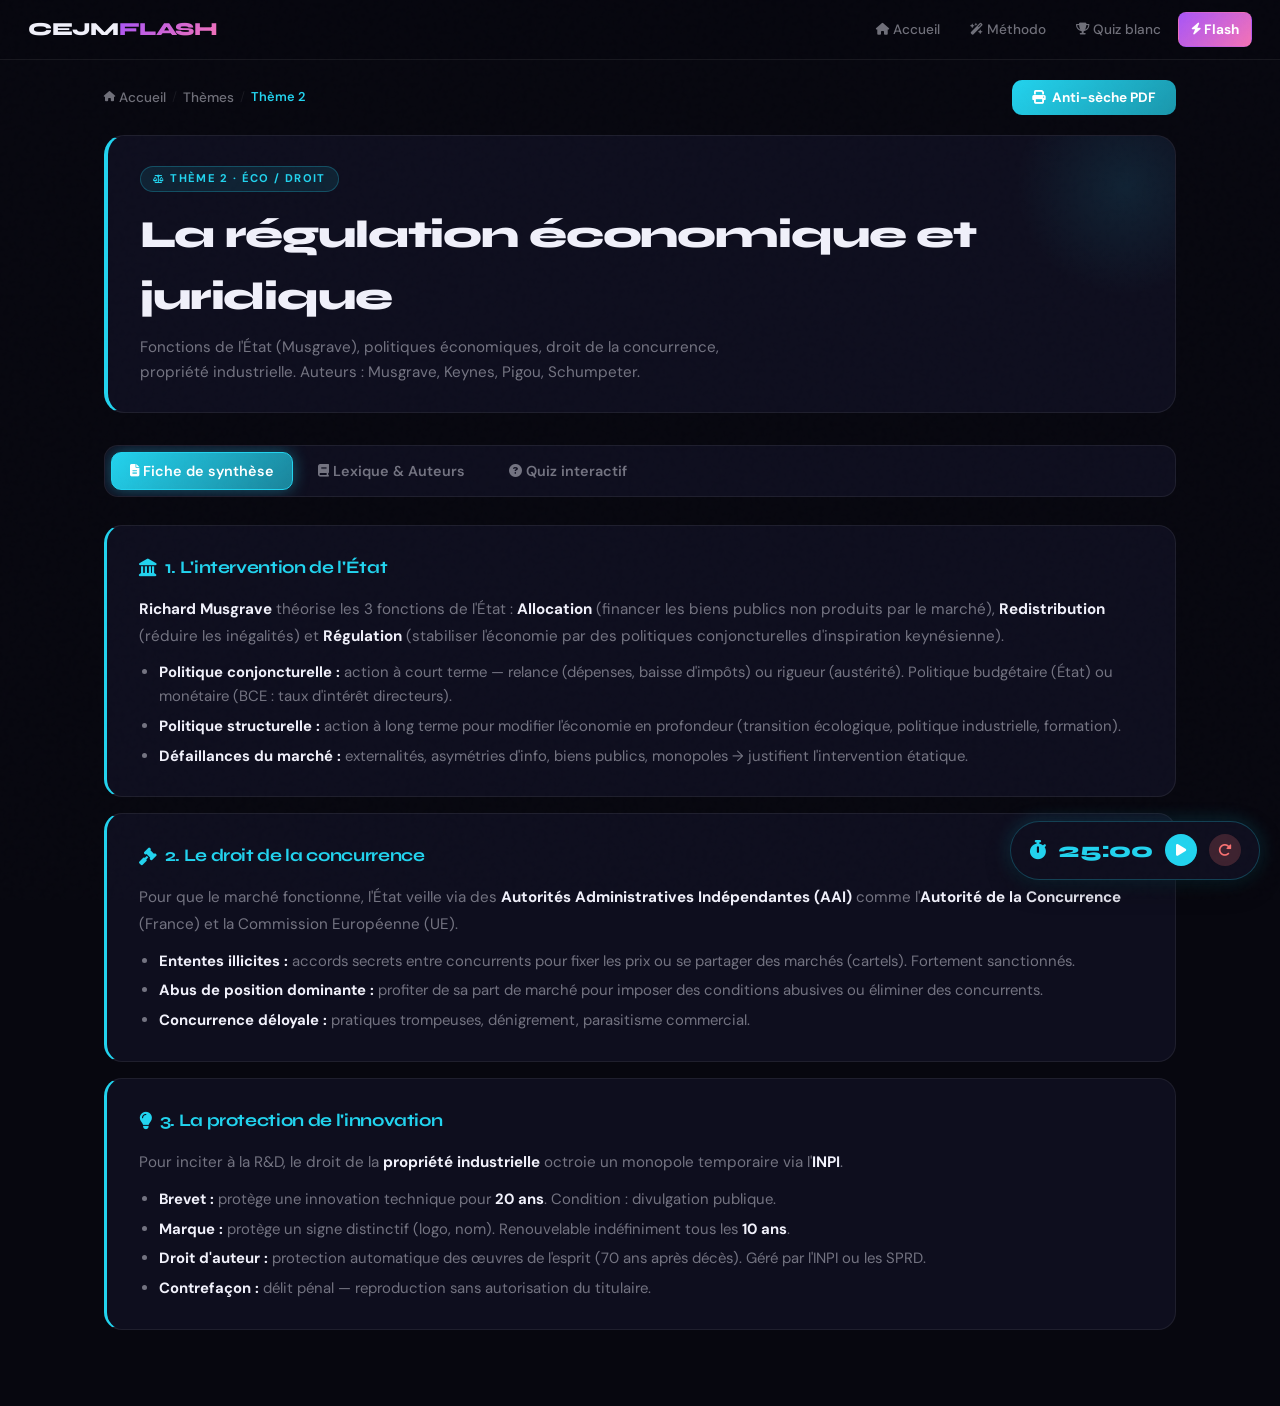
<file: theme2.html>
<!DOCTYPE html>
<html lang="fr">
<head>
<meta charset="UTF-8"><meta name="viewport" content="width=device-width, initial-scale=1.0">
<title>T2 — Régulation économique · CEJM Flash</title>
<link href="https://fonts.googleapis.com/css2?family=Syne:wght@400;600;700;800&family=DM+Sans:ital,wght@0,300;0,400;0,500;1,400&display=swap" rel="stylesheet">
<link rel="stylesheet" href="https://cdnjs.cloudflare.com/ajax/libs/font-awesome/6.4.0/css/all.min.css">
<!-- CSS partagé embarqué directement pour éviter tout problème de chargement -->
<style>
:root {
  --bg: #07070f;
  --surface: #0e0e1e;
  --surface2: #15152a;
  --surface3: #1c1c35;
  --border: rgba(168,85,247,0.12);
  --border2: rgba(255,255,255,0.07);
  --primary: #a855f7;
  --pink: #f472b6;
  --cyan: #22d3ee;
  --yellow: #fbbf24;
  --green: #34d399;
  --red: #f87171;
  --text: #f0f0fa;
  --muted: rgba(240,240,250,0.45);
  --font-display: 'Syne', sans-serif;
  --font-body: 'DM Sans', sans-serif;
  --tc: #22d3ee;
  --tc-soft: rgba(34,211,238,0.1);
  --tc-border: rgba(34,211,238,0.25);
}

*, *::before, *::after { margin: 0; padding: 0; box-sizing: border-box; }

body {
  font-family: var(--font-body);
  background: var(--bg);
  color: var(--text);
  line-height: 1.6;
  min-height: 100vh;
}

body::before {
  content: '';
  position: fixed; inset: 0;
  background-image: url("data:image/svg+xml,%3Csvg viewBox='0 0 200 200' xmlns='http://www.w3.org/2000/svg'%3E%3Cfilter id='n'%3E%3CfeTurbulence type='fractalNoise' baseFrequency='0.85' numOctaves='4' stitchTiles='stitch'/%3E%3C/filter%3E%3Crect width='100%25' height='100%25' filter='url(%23n)' opacity='0.04'/%3E%3C/svg%3E");
  pointer-events: none; z-index: 999; opacity: 0.4;
}

.container { max-width: 1120px; margin: 0 auto; padding: 0 24px; }

.site-nav {
  position: fixed; top: 0; left: 0; right: 0; z-index: 500;
  padding: 0 28px; height: 60px;
  display: flex; align-items: center; justify-content: space-between; gap: 16px;
  background: rgba(7,7,15,0.88);
  backdrop-filter: blur(18px);
  border-bottom: 1px solid var(--border2);
}
.nav-logo {
  font-family: var(--font-display); font-weight: 800; font-size: 1.15rem;
  letter-spacing: -0.02em; text-decoration: none; color: var(--text);
}
.nav-logo span {
  background: linear-gradient(135deg, var(--primary), var(--pink));
  -webkit-background-clip: text; -webkit-text-fill-color: transparent;
}
.nav-links { display: flex; gap: 4px; align-items: center; }
.nav-links a {
  text-decoration: none; color: var(--muted); font-size: 0.85rem; font-weight: 500;
  padding: 6px 12px; border-radius: 8px; transition: all 0.2s;
  border: 1px solid transparent;
}
.nav-links a:hover { color: var(--text); border-color: var(--border2); }
.nav-links .nav-btn-flash {
  background: linear-gradient(135deg, var(--primary), var(--pink));
  color: white !important; font-weight: 700; border-color: transparent !important;
}

.page-wrap { padding-top: 80px; padding-bottom: 60px; }

.theme-header {
  margin-bottom: 32px;
  background: var(--surface);
  border: 1px solid var(--border2);
  border-left: 4px solid var(--tc);
  border-radius: 20px;
  padding: 28px 32px;
  position: relative; overflow: hidden;
}
.theme-header::before {
  content: '';
  position: absolute; top: -60px; right: -60px;
  width: 220px; height: 220px;
  background: radial-gradient(circle, var(--tc-soft), transparent 70%);
  pointer-events: none;
}
.theme-header .eyebrow {
  display: inline-flex; align-items: center; gap: 6px;
  font-size: 0.7rem; font-weight: 700; letter-spacing: 0.12em;
  text-transform: uppercase; color: var(--tc);
  background: var(--tc-soft); border: 1px solid var(--tc-border);
  padding: 3px 12px; border-radius: 999px; margin-bottom: 12px;
}
.theme-header h1 {
  font-family: var(--font-display); font-size: clamp(1.6rem, 3vw, 2.4rem);
  font-weight: 800; letter-spacing: -0.03em; margin-bottom: 8px;
}
.theme-header p { color: var(--muted); font-size: 0.95rem; max-width: 620px; }

.tabs {
  display: flex; gap: 6px; margin-bottom: 28px;
  overflow-x: auto; scrollbar-width: none;
  background: var(--surface); padding: 6px;
  border-radius: 14px; border: 1px solid var(--border2);
}
.tabs::-webkit-scrollbar { display: none; }
.tab-btn {
  padding: 9px 18px; border: 1px solid transparent;
  background: none; color: var(--muted); cursor: pointer;
  font-weight: 600; font-family: var(--font-body); font-size: 0.9rem;
  border-radius: 10px; white-space: nowrap; transition: all 0.2s;
}
.tab-btn:hover { color: var(--text); border-color: var(--border2); }
.tab-btn.active {
  color: #fff; border-color: var(--tc);
  background: linear-gradient(135deg, var(--tc), rgba(34,211,238,0.6));
  box-shadow: 0 0 16px rgba(34,211,238,0.4);
}
.tab-content { display: none; }
.tab-content.active { display: block; animation: fadeUp 0.35s ease; }

.fiche-section {
  background: var(--surface); padding: 28px 32px;
  border-radius: 18px; border: 1px solid var(--border2);
  margin-bottom: 16px;
  border-left: 3px solid var(--tc);
}
.fiche-section h3 {
  font-family: var(--font-display); font-size: 1.1rem;
  font-weight: 700; letter-spacing: -0.02em;
  color: var(--tc); margin-bottom: 14px;
  display: flex; align-items: center; gap: 8px;
}
.fiche-section p { color: var(--muted); font-size: 0.95rem; line-height: 1.75; margin-bottom: 12px; }
.fiche-section p strong { color: var(--text); }
.fiche-section ul { padding-left: 20px; display: grid; gap: 6px; }
.fiche-section li { color: var(--muted); font-size: 0.93rem; line-height: 1.6; }
.fiche-section li strong { color: var(--text); }

.lexique-grid { display: grid; grid-template-columns: 1fr 1fr; gap: 14px; }
.lex-card {
  background: var(--surface); padding: 18px 20px;
  border-radius: 14px; border: 1px solid var(--border2);
  border-left: 3px solid var(--tc);
  transition: border-color 0.2s;
}
.lex-card:hover { border-color: var(--tc); }
.lex-card strong {
  display: block; font-family: var(--font-display); font-weight: 700;
  font-size: 1rem; color: var(--text); margin-bottom: 4px;
}
.lex-card span { color: var(--muted); font-size: 0.88rem; line-height: 1.55; }

.quiz-wrap {
  background: var(--surface); border: 1px solid var(--border2);
  border-radius: 20px; padding: 36px;
  text-align: center;
}
.quiz-progress-bar {
  height: 4px; border-radius: 999px;
  background: var(--surface3); margin-bottom: 24px; overflow: hidden;
}
.quiz-progress-fill {
  height: 100%; width: 0%;
  background: linear-gradient(90deg, var(--tc), var(--pink));
  transition: width 0.4s ease;
  box-shadow: 0 0 8px var(--tc);
}
.quiz-counter {
  font-size: 0.75rem; font-weight: 700; letter-spacing: 0.1em;
  text-transform: uppercase; color: var(--muted); margin-bottom: 20px;
}
.quiz-question {
  font-family: var(--font-display); font-size: 1.2rem; font-weight: 700;
  letter-spacing: -0.02em; margin-bottom: 24px; line-height: 1.4;
}
.quiz-options { display: grid; gap: 10px; margin-bottom: 20px; }
.quiz-opt {
  padding: 14px 18px; border: 1px solid var(--border2);
  border-radius: 12px; background: var(--surface2); color: var(--text);
  cursor: pointer; transition: all 0.2s; font-family: var(--font-body);
  font-size: 0.95rem; text-align: left;
}
.quiz-opt:hover { border-color: var(--tc); background: var(--tc-soft); }
.quiz-opt.correct { background: rgba(52,211,153,0.15) !important; border-color: var(--green) !important; color: var(--green) !important; }
.quiz-opt.wrong { background: rgba(248,113,113,0.1) !important; border-color: var(--red) !important; color: var(--red) !important; }
.quiz-feedback { min-height: 28px; font-weight: 600; font-size: 0.95rem; margin-top: 8px; }

.btn-print {
  background: linear-gradient(135deg, var(--tc), rgba(34,211,238,0.7));
  color: white; border: none; padding: 9px 20px; border-radius: 10px;
  cursor: pointer; font-weight: 700; font-family: var(--font-body);
  font-size: 0.85rem; transition: 0.2s; display: flex; align-items: center; gap: 6px;
}
.btn-print:hover { opacity: 0.85; transform: translateY(-1px); }

#pomo-widget {
  position: fixed; bottom: 20px; right: 20px;
  background: var(--surface); border: 1px solid var(--tc-border);
  padding: 12px 18px; border-radius: 50px;
  display: flex; align-items: center; gap: 12px;
  box-shadow: 0 8px 24px rgba(0,0,0,0.4), 0 0 20px rgba(34,211,238,0.2);
  z-index: 400; backdrop-filter: blur(12px);
}
#pomo-time { font-size: 1.3rem; font-weight: 800; font-variant-numeric: tabular-nums; font-family: var(--font-display); color: var(--tc); }
.pomo-btn {
  width: 32px; height: 32px; border-radius: 50%;
  border: none; cursor: pointer; font-size: 0.85rem;
  display: flex; align-items: center; justify-content: center;
}
.pomo-btn-start { background: var(--tc); color: white; }
.pomo-btn-reset { background: rgba(248,113,113,0.2); color: var(--red); }

.breadcrumb { display: flex; align-items: center; gap: 6px; flex-wrap: wrap; }
.breadcrumb a { color: var(--muted); text-decoration: none; font-size: 0.85rem; font-weight: 500; transition: color 0.2s; }
.breadcrumb a:hover { color: var(--tc); }
.breadcrumb span { color: var(--border2); font-size: 0.8rem; }

@keyframes fadeUp {
  from { opacity: 0; transform: translateY(12px); }
  to { opacity: 1; transform: translateY(0); }
}

@media (max-width: 768px) {
  .container { padding: 0 16px; }
  .theme-header { padding: 20px; }
  .lexique-grid { grid-template-columns: 1fr; }
  .fiche-section { padding: 20px; }
  .quiz-wrap { padding: 24px 18px; }
  .site-nav { padding: 0 16px; }
  .nav-links a:not(.nav-btn-flash) span { display: none; }
  #pomo-widget { right: 12px; bottom: 12px; transform: scale(0.9); transform-origin: bottom right; }
}

@media print {
  body { background: white; color: black; }
  .site-nav, .tabs, #pomo-widget, .btn-print, .no-print { display: none !important; }
  .page-wrap { padding-top: 0; }
  .tab-content { display: block !important; }
  .fiche-section { border: 1px solid #ccc; page-break-inside: avoid; background: white; }
  .lex-card { border: 1px solid #ccc; background: white; }
}
</style>
</head>
<body>
<nav class="site-nav">
  <a href="index.html" class="nav-logo">CEJM<span>FLASH</span></a>
  <div class="nav-links">
    <a href="index.html"><i class="fa-solid fa-house fa-sm"></i> <span>Accueil</span></a>
    <a href="methodologie.html"><i class="fa-solid fa-wand-magic-sparkles fa-sm"></i> <span>Méthodo</span></a>
    <a href="quiz-blanc.html"><i class="fa-solid fa-trophy fa-sm"></i> <span>Quiz blanc</span></a>
    <a href="index.html#feed" class="nav-btn-flash"><i class="fa-solid fa-bolt fa-sm"></i> Flash</a>
  </div>
</nav>
<div class="page-wrap container">
  <div style="display:flex;justify-content:space-between;align-items:center;margin-bottom:20px;flex-wrap:wrap;gap:10px;">
    <nav class="breadcrumb"><a href="index.html"><i class="fa-solid fa-house fa-xs"></i> Accueil</a><span>/</span><a href="index.html#themes">Thèmes</a><span>/</span><span style="color:var(--tc);font-weight:600;">Thème 2</span></nav>
    <button class="btn-print no-print" onclick="window.print()"><i class="fa-solid fa-print"></i> Anti-sèche PDF</button>
  </div>
  <header class="theme-header">
    <span class="eyebrow"><i class="fa-solid fa-scale-balanced fa-xs"></i> Thème 2 · Éco / Droit</span>
    <h1>La régulation économique et juridique</h1>
    <p>Fonctions de l'État (Musgrave), politiques économiques, droit de la concurrence, propriété industrielle. Auteurs : Musgrave, Keynes, Pigou, Schumpeter.</p>
  </header>
  <div class="tabs no-print">
    <button class="tab-btn active" onclick="openTab(event,'fiche')"><i class="fa-solid fa-file-lines fa-sm"></i> Fiche de synthèse</button>
    <button class="tab-btn" onclick="openTab(event,'lexique')"><i class="fa-solid fa-book fa-sm"></i> Lexique & Auteurs</button>
    <button class="tab-btn" onclick="openTab(event,'quiz')"><i class="fa-solid fa-circle-question fa-sm"></i> Quiz interactif</button>
  </div>
  <div id="fiche" class="tab-content active">
    <div class="fiche-section">
      <h3><i class="fa-solid fa-landmark"></i> 1. L'intervention de l'État</h3>
      <p><strong>Richard Musgrave</strong> théorise les 3 fonctions de l'État : <strong>Allocation</strong> (financer les biens publics non produits par le marché), <strong>Redistribution</strong> (réduire les inégalités) et <strong>Régulation</strong> (stabiliser l'économie par des politiques conjoncturelles d'inspiration keynésienne).</p>
      <ul>
        <li><strong>Politique conjoncturelle :</strong> action à court terme — relance (dépenses, baisse d'impôts) ou rigueur (austérité). Politique budgétaire (État) ou monétaire (BCE : taux d'intérêt directeurs).</li>
        <li><strong>Politique structurelle :</strong> action à long terme pour modifier l'économie en profondeur (transition écologique, politique industrielle, formation).</li>
        <li><strong>Défaillances du marché :</strong> externalités, asymétries d'info, biens publics, monopoles → justifient l'intervention étatique.</li>
      </ul>
    </div>
    <div class="fiche-section">
      <h3><i class="fa-solid fa-gavel"></i> 2. Le droit de la concurrence</h3>
      <p>Pour que le marché fonctionne, l'État veille via des <strong>Autorités Administratives Indépendantes (AAI)</strong> comme l'<strong>Autorité de la Concurrence</strong> (France) et la Commission Européenne (UE).</p>
      <ul>
        <li><strong>Ententes illicites :</strong> accords secrets entre concurrents pour fixer les prix ou se partager des marchés (cartels). Fortement sanctionnés.</li>
        <li><strong>Abus de position dominante :</strong> profiter de sa part de marché pour imposer des conditions abusives ou éliminer des concurrents.</li>
        <li><strong>Concurrence déloyale :</strong> pratiques trompeuses, dénigrement, parasitisme commercial.</li>
      </ul>
    </div>
    <div class="fiche-section">
      <h3><i class="fa-solid fa-lightbulb"></i> 3. La protection de l'innovation</h3>
      <p>Pour inciter à la R&amp;D, le droit de la <strong>propriété industrielle</strong> octroie un monopole temporaire via l'<strong>INPI</strong>.</p>
      <ul>
        <li><strong>Brevet :</strong> protège une innovation technique pour <strong>20 ans</strong>. Condition : divulgation publique.</li>
        <li><strong>Marque :</strong> protège un signe distinctif (logo, nom). Renouvelable indéfiniment tous les <strong>10 ans</strong>.</li>
        <li><strong>Droit d'auteur :</strong> protection automatique des œuvres de l'esprit (70 ans après décès). Géré par l'INPI ou les SPRD.</li>
        <li><strong>Contrefaçon :</strong> délit pénal — reproduction sans autorisation du titulaire.</li>
      </ul>
    </div>
  </div>
  <div id="lexique" class="tab-content">
    <div class="lexique-grid">
      <div class="lex-card"><strong>R. Musgrave</strong><span>Théorise les 3 fonctions de l'État : Allocation, Redistribution, Régulation. Pilier de la finance publique moderne.</span></div>
      <div class="lex-card"><strong>J.M. Keynes</strong><span>Père de la macroéconomie. Prône l'intervention de l'État en cas de récession pour relancer la demande par les dépenses publiques.</span></div>
      <div class="lex-card"><strong>A. Pigou</strong><span>Propose la "taxe pigouvienne" (pollueur-payeur) pour internaliser les externalités négatives dans les prix du marché.</span></div>
      <div class="lex-card"><strong>Politique monétaire</strong><span>Gérée par la BCE en zone euro. Joue sur les taux directeurs pour contrôler l'inflation (cible : ~2%).</span></div>
      <div class="lex-card"><strong>Entente illicite</strong><span>Accord secret entre entreprises pour fausser la concurrence (fix. des prix, partage de marchés). Sanction : amende + nullité.</span></div>
      <div class="lex-card"><strong>INPI</strong><span>Institut National de la Propriété Industrielle. Organisme de dépôt des brevets, marques, dessins et modèles en France.</span></div>
      <div class="lex-card"><strong>Contrefaçon</strong><span>Délit pénal : reproduction ou imitation d'une œuvre, marque ou brevet sans autorisation du titulaire.</span></div>
      <div class="lex-card"><strong>Bien public</strong><span>Bien non rival (consommé sans réduire la quantité dispo.) et non exclusif (on ne peut exclure personne). Ex : éclairage public.</span></div>
    </div>
  </div>
  <div id="quiz" class="tab-content no-print">
    <div class="quiz-wrap">
      <div class="quiz-progress-bar"><div class="quiz-progress-fill" id="qpf"></div></div>
      <div class="quiz-counter">Question <span id="qnum">1</span> / 5</div>
      <div class="quiz-question" id="qtext">Chargement…</div>
      <div class="quiz-options" id="qopts"></div>
      <div class="quiz-feedback" id="qfb"></div>
    </div>
  </div>
</div>
<div id="pomo-widget" class="no-print">
  <i class="fa-solid fa-stopwatch" style="color:var(--tc);font-size:1.2rem;"></i>
  <span id="pomo-time">25:00</span>
  <button class="pomo-btn pomo-btn-start" id="pomo-start" onclick="togglePomo()"><i class="fa-solid fa-play"></i></button>
  <button class="pomo-btn pomo-btn-reset" onclick="resetPomo()"><i class="fa-solid fa-rotate-right"></i></button>
</div>
<script>
function openTab(e,id){document.querySelectorAll('.tab-content').forEach(t=>t.classList.remove('active'));document.querySelectorAll('.tab-btn').forEach(b=>b.classList.remove('active'));document.getElementById(id).classList.add('active');e.currentTarget.classList.add('active');}

const quiz=[
  {q:"Selon Musgrave, quelle fonction de l'État vise à réduire les inégalités de revenus ?",opts:["L'allocation","La redistribution","La régulation"],a:1},
  {q:"Où une entreprise française dépose-t-elle un brevet d'invention ?",opts:["À la CNIL","À l'INPI","Au Tribunal de Commerce"],a:1},
  {q:"Sanctionner un cartel qui fixe les prix en secret relève de la lutte contre :",opts:["L'abus de position dominante","Les ententes illicites","La concurrence déloyale"],a:1},
  {q:"La BCE est responsable de la politique :",opts:["Budgétaire","Monétaire","Structurelle"],a:1},
  {q:"Une marque déposée à l'INPI est protégée :",opts:["20 ans non renouvelables","10 ans renouvelables indéfiniment","70 ans après la mort de l'auteur"],a:1},
];

/* Mélange des questions ET des options (comme T1) */
quiz.sort(()=>Math.random()-0.5);
quiz.forEach(q=>{
  const p=q.opts.map((o,i)=>({o,c:i===q.a}));
  p.sort(()=>Math.random()-0.5);
  q.opts=p.map(x=>x.o);
  q.a=p.findIndex(x=>x.c);
});

let qi=0,done=new Set();
function loadQ(){if(qi>=quiz.length){document.querySelector('.quiz-wrap').innerHTML='<div style="font-family:var(--font-display);font-size:1.6rem;font-weight:800;color:var(--tc)">Quiz terminé ! 🎉</div><p style="color:var(--muted);margin-top:8px;">Repasse à la fiche pour consolider.</p>';return;}const q=quiz[qi];document.getElementById('qnum').textContent=qi+1;document.getElementById('qpf').style.width=((qi+1)/quiz.length*100)+'%';document.getElementById('qtext').textContent=q.q;document.getElementById('qfb').innerHTML='';const box=document.getElementById('qopts');box.innerHTML=q.opts.map((o,i)=>`<button class="quiz-opt" onclick="answer(${i},this)">${String.fromCharCode(65+i)}. ${o}</button>`).join('');}
function answer(idx,btn){if(done.has(qi))return;done.add(qi);document.querySelectorAll('.quiz-opt').forEach(b=>b.disabled=true);const fb=document.getElementById('qfb');if(idx===quiz[qi].a){btn.classList.add('correct');fb.innerHTML='<span style="color:var(--green)">✅ Bonne réponse !</span>';}else{btn.classList.add('wrong');document.querySelectorAll('.quiz-opt')[quiz[qi].a].classList.add('correct');fb.innerHTML='<span style="color:var(--red)">❌ Revoir la fiche.</span>';}qi++;setTimeout(loadQ,1600);}
loadQ();

let pomoT=25*60,pomoR,pomoOn=false;
function togglePomo(){pomoOn=!pomoOn;document.getElementById('pomo-start').innerHTML=pomoOn?'<i class="fa-solid fa-pause"></i>':'<i class="fa-solid fa-play"></i>';if(pomoOn){pomoR=setInterval(()=>{if(--pomoT<=0){clearInterval(pomoR);pomoOn=false;pomoT=25*60;}document.getElementById('pomo-time').textContent=`${String(Math.floor(pomoT/60)).padStart(2,'0')}:${String(pomoT%60).padStart(2,'0')}`;},1000);}else clearInterval(pomoR);}
function resetPomo(){clearInterval(pomoR);pomoOn=false;pomoT=25*60;document.getElementById('pomo-time').textContent='25:00';document.getElementById('pomo-start').innerHTML='<i class="fa-solid fa-play"></i>';}
</script>
</body>
</html>
</file>
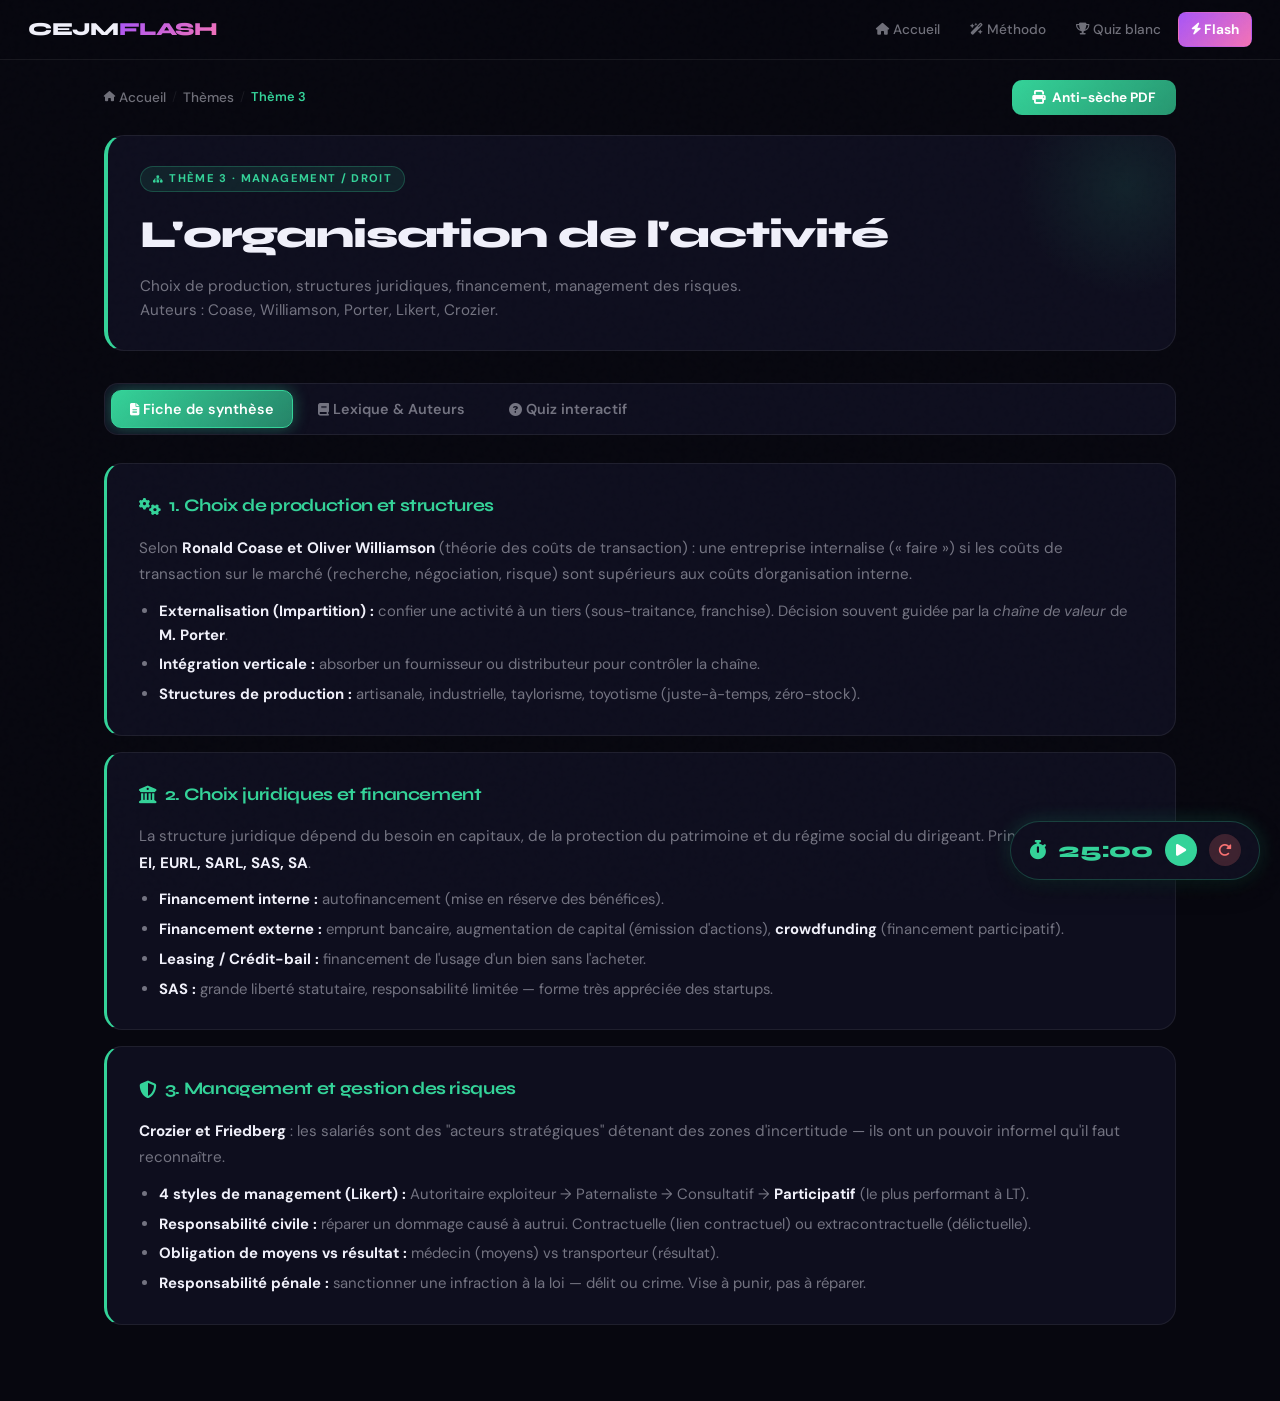
<file: theme3.html>
<!DOCTYPE html>
<html lang="fr">
<head>
<meta charset="UTF-8"><meta name="viewport" content="width=device-width, initial-scale=1.0">
<title>T3 — Organisation de l'activité · CEJM Flash</title>
<link href="https://fonts.googleapis.com/css2?family=Syne:wght@400;600;700;800&family=DM+Sans:ital,wght@0,300;0,400;0,500;1,400&display=swap" rel="stylesheet">
<link rel="stylesheet" href="https://cdnjs.cloudflare.com/ajax/libs/font-awesome/6.4.0/css/all.min.css">
<style>
:root {
  --bg: #07070f; --surface: #0e0e1e; --surface2: #15152a; --surface3: #1c1c35;
  --border: rgba(168,85,247,0.12); --border2: rgba(255,255,255,0.07);
  --primary: #a855f7; --pink: #f472b6; --cyan: #22d3ee; --yellow: #fbbf24;
  --green: #34d399; --red: #f87171; --text: #f0f0fa; --muted: rgba(240,240,250,0.45);
  --font-display: 'Syne', sans-serif; --font-body: 'DM Sans', sans-serif;
  --tc: #34d399; --tc-soft: rgba(52,211,153,0.1); --tc-border: rgba(52,211,153,0.25);
}
*, *::before, *::after { margin: 0; padding: 0; box-sizing: border-box; }
body { font-family: var(--font-body); background: var(--bg); color: var(--text); line-height: 1.6; min-height: 100vh; }
body::before { content: ''; position: fixed; inset: 0; background-image: url("data:image/svg+xml,%3Csvg viewBox='0 0 200 200' xmlns='http://www.w3.org/2000/svg'%3E%3Cfilter id='n'%3E%3CfeTurbulence type='fractalNoise' baseFrequency='0.85' numOctaves='4' stitchTiles='stitch'/%3E%3C/filter%3E%3Crect width='100%25' height='100%25' filter='url(%23n)' opacity='0.04'/%3E%3C/svg%3E"); pointer-events: none; z-index: 999; opacity: 0.4; }
.container { max-width: 1120px; margin: 0 auto; padding: 0 24px; }
.site-nav { position: fixed; top: 0; left: 0; right: 0; z-index: 500; padding: 0 28px; height: 60px; display: flex; align-items: center; justify-content: space-between; gap: 16px; background: rgba(7,7,15,0.88); backdrop-filter: blur(18px); border-bottom: 1px solid var(--border2); }
.nav-logo { font-family: var(--font-display); font-weight: 800; font-size: 1.15rem; letter-spacing: -0.02em; text-decoration: none; color: var(--text); }
.nav-logo span { background: linear-gradient(135deg, var(--primary), var(--pink)); -webkit-background-clip: text; -webkit-text-fill-color: transparent; }
.nav-links { display: flex; gap: 4px; align-items: center; }
.nav-links a { text-decoration: none; color: var(--muted); font-size: 0.85rem; font-weight: 500; padding: 6px 12px; border-radius: 8px; transition: all 0.2s; border: 1px solid transparent; }
.nav-links a:hover { color: var(--text); border-color: var(--border2); }
.nav-links .nav-btn-flash { background: linear-gradient(135deg, var(--primary), var(--pink)); color: white !important; font-weight: 700; border-color: transparent !important; }
.page-wrap { padding-top: 80px; padding-bottom: 60px; }
.theme-header { margin-bottom: 32px; background: var(--surface); border: 1px solid var(--border2); border-left: 4px solid var(--tc); border-radius: 20px; padding: 28px 32px; position: relative; overflow: hidden; }
.theme-header::before { content: ''; position: absolute; top: -60px; right: -60px; width: 220px; height: 220px; background: radial-gradient(circle, var(--tc-soft), transparent 70%); pointer-events: none; }
.theme-header .eyebrow { display: inline-flex; align-items: center; gap: 6px; font-size: 0.7rem; font-weight: 700; letter-spacing: 0.12em; text-transform: uppercase; color: var(--tc); background: var(--tc-soft); border: 1px solid var(--tc-border); padding: 3px 12px; border-radius: 999px; margin-bottom: 12px; }
.theme-header h1 { font-family: var(--font-display); font-size: clamp(1.6rem, 3vw, 2.4rem); font-weight: 800; letter-spacing: -0.03em; margin-bottom: 8px; }
.theme-header p { color: var(--muted); font-size: 0.95rem; max-width: 620px; }
.tabs { display: flex; gap: 6px; margin-bottom: 28px; overflow-x: auto; scrollbar-width: none; background: var(--surface); padding: 6px; border-radius: 14px; border: 1px solid var(--border2); }
.tabs::-webkit-scrollbar { display: none; }
.tab-btn { padding: 9px 18px; border: 1px solid transparent; background: none; color: var(--muted); cursor: pointer; font-weight: 600; font-family: var(--font-body); font-size: 0.9rem; border-radius: 10px; white-space: nowrap; transition: all 0.2s; }
.tab-btn:hover { color: var(--text); border-color: var(--border2); }
.tab-btn.active { color: #fff; border-color: var(--tc); background: linear-gradient(135deg, var(--tc), rgba(52,211,153,0.6)); box-shadow: 0 0 16px rgba(52,211,153,0.4); }
.tab-content { display: none; }
.tab-content.active { display: block; animation: fadeUp 0.35s ease; }
.fiche-section { background: var(--surface); padding: 28px 32px; border-radius: 18px; border: 1px solid var(--border2); margin-bottom: 16px; border-left: 3px solid var(--tc); }
.fiche-section h3 { font-family: var(--font-display); font-size: 1.1rem; font-weight: 700; letter-spacing: -0.02em; color: var(--tc); margin-bottom: 14px; display: flex; align-items: center; gap: 8px; }
.fiche-section p { color: var(--muted); font-size: 0.95rem; line-height: 1.75; margin-bottom: 12px; }
.fiche-section p strong { color: var(--text); }
.fiche-section ul { padding-left: 20px; display: grid; gap: 6px; }
.fiche-section li { color: var(--muted); font-size: 0.93rem; line-height: 1.6; }
.fiche-section li strong { color: var(--text); }
.lexique-grid { display: grid; grid-template-columns: 1fr 1fr; gap: 14px; }
.lex-card { background: var(--surface); padding: 18px 20px; border-radius: 14px; border: 1px solid var(--border2); border-left: 3px solid var(--tc); transition: border-color 0.2s; }
.lex-card:hover { border-color: var(--tc); }
.lex-card strong { display: block; font-family: var(--font-display); font-weight: 700; font-size: 1rem; color: var(--text); margin-bottom: 4px; }
.lex-card span { color: var(--muted); font-size: 0.88rem; line-height: 1.55; }
.quiz-wrap { background: var(--surface); border: 1px solid var(--border2); border-radius: 20px; padding: 36px; text-align: center; }
.quiz-progress-bar { height: 4px; border-radius: 999px; background: var(--surface3); margin-bottom: 24px; overflow: hidden; }
.quiz-progress-fill { height: 100%; width: 0%; background: linear-gradient(90deg, var(--tc), var(--pink)); transition: width 0.4s ease; box-shadow: 0 0 8px var(--tc); }
.quiz-counter { font-size: 0.75rem; font-weight: 700; letter-spacing: 0.1em; text-transform: uppercase; color: var(--muted); margin-bottom: 20px; }
.quiz-question { font-family: var(--font-display); font-size: 1.2rem; font-weight: 700; letter-spacing: -0.02em; margin-bottom: 24px; line-height: 1.4; }
.quiz-options { display: grid; gap: 10px; margin-bottom: 20px; }
.quiz-opt { padding: 14px 18px; border: 1px solid var(--border2); border-radius: 12px; background: var(--surface2); color: var(--text); cursor: pointer; transition: all 0.2s; font-family: var(--font-body); font-size: 0.95rem; text-align: left; }
.quiz-opt:hover { border-color: var(--tc); background: var(--tc-soft); }
.quiz-opt.correct { background: rgba(52,211,153,0.15) !important; border-color: var(--green) !important; color: var(--green) !important; }
.quiz-opt.wrong { background: rgba(248,113,113,0.1) !important; border-color: var(--red) !important; color: var(--red) !important; }
.quiz-feedback { min-height: 28px; font-weight: 600; font-size: 0.95rem; margin-top: 8px; }
.btn-print { background: linear-gradient(135deg, var(--tc), rgba(52,211,153,0.7)); color: white; border: none; padding: 9px 20px; border-radius: 10px; cursor: pointer; font-weight: 700; font-family: var(--font-body); font-size: 0.85rem; transition: 0.2s; display: flex; align-items: center; gap: 6px; }
.btn-print:hover { opacity: 0.85; transform: translateY(-1px); }
#pomo-widget { position: fixed; bottom: 20px; right: 20px; background: var(--surface); border: 1px solid var(--tc-border); padding: 12px 18px; border-radius: 50px; display: flex; align-items: center; gap: 12px; box-shadow: 0 8px 24px rgba(0,0,0,0.4), 0 0 20px rgba(52,211,153,0.2); z-index: 400; backdrop-filter: blur(12px); }
#pomo-time { font-size: 1.3rem; font-weight: 800; font-variant-numeric: tabular-nums; font-family: var(--font-display); color: var(--tc); }
.pomo-btn { width: 32px; height: 32px; border-radius: 50%; border: none; cursor: pointer; font-size: 0.85rem; display: flex; align-items: center; justify-content: center; }
.pomo-btn-start { background: var(--tc); color: white; }
.pomo-btn-reset { background: rgba(248,113,113,0.2); color: var(--red); }
.breadcrumb { display: flex; align-items: center; gap: 6px; flex-wrap: wrap; }
.breadcrumb a { color: var(--muted); text-decoration: none; font-size: 0.85rem; font-weight: 500; transition: color 0.2s; }
.breadcrumb a:hover { color: var(--tc); }
.breadcrumb span { color: var(--border2); font-size: 0.8rem; }
@keyframes fadeUp { from { opacity: 0; transform: translateY(12px); } to { opacity: 1; transform: translateY(0); } }
@media (max-width: 768px) { .container { padding: 0 16px; } .theme-header { padding: 20px; } .lexique-grid { grid-template-columns: 1fr; } .fiche-section { padding: 20px; } .quiz-wrap { padding: 24px 18px; } .site-nav { padding: 0 16px; } .nav-links a:not(.nav-btn-flash) span { display: none; } #pomo-widget { right: 12px; bottom: 12px; transform: scale(0.9); transform-origin: bottom right; } }
@media print { body { background: white; color: black; } .site-nav, .tabs, #pomo-widget, .btn-print, .no-print { display: none !important; } .page-wrap { padding-top: 0; } .tab-content { display: block !important; } .fiche-section { border: 1px solid #ccc; page-break-inside: avoid; background: white; } .lex-card { border: 1px solid #ccc; background: white; } }
</style>
</head>
<body>
<nav class="site-nav">
  <a href="index.html" class="nav-logo">CEJM<span>FLASH</span></a>
  <div class="nav-links">
    <a href="index.html"><i class="fa-solid fa-house fa-sm"></i> <span>Accueil</span></a>
    <a href="methodologie.html"><i class="fa-solid fa-wand-magic-sparkles fa-sm"></i> <span>Méthodo</span></a>
    <a href="quiz-blanc.html"><i class="fa-solid fa-trophy fa-sm"></i> <span>Quiz blanc</span></a>
    <a href="index.html#feed" class="nav-btn-flash"><i class="fa-solid fa-bolt fa-sm"></i> Flash</a>
  </div>
</nav>
<div class="page-wrap container">
  <div style="display:flex;justify-content:space-between;align-items:center;margin-bottom:20px;flex-wrap:wrap;gap:10px;">
    <nav class="breadcrumb"><a href="index.html"><i class="fa-solid fa-house fa-xs"></i> Accueil</a><span>/</span><a href="index.html#themes">Thèmes</a><span>/</span><span style="color:var(--tc);font-weight:600;">Thème 3</span></nav>
    <button class="btn-print no-print" onclick="window.print()"><i class="fa-solid fa-print"></i> Anti-sèche PDF</button>
  </div>
  <header class="theme-header">
    <span class="eyebrow"><i class="fa-solid fa-sitemap fa-xs"></i> Thème 3 · Management / Droit</span>
    <h1>L'organisation de l'activité</h1>
    <p>Choix de production, structures juridiques, financement, management des risques. Auteurs : Coase, Williamson, Porter, Likert, Crozier.</p>
  </header>
  <div class="tabs no-print">
    <button class="tab-btn active" onclick="openTab(event,'fiche')"><i class="fa-solid fa-file-lines fa-sm"></i> Fiche de synthèse</button>
    <button class="tab-btn" onclick="openTab(event,'lexique')"><i class="fa-solid fa-book fa-sm"></i> Lexique & Auteurs</button>
    <button class="tab-btn" onclick="openTab(event,'quiz')"><i class="fa-solid fa-circle-question fa-sm"></i> Quiz interactif</button>
  </div>
  <div id="fiche" class="tab-content active">
    <div class="fiche-section">
      <h3><i class="fa-solid fa-gears"></i> 1. Choix de production et structures</h3>
      <p>Selon <strong>Ronald Coase et Oliver Williamson</strong> (théorie des coûts de transaction) : une entreprise internalise (« faire ») si les coûts de transaction sur le marché (recherche, négociation, risque) sont supérieurs aux coûts d'organisation interne.</p>
      <ul>
        <li><strong>Externalisation (Impartition) :</strong> confier une activité à un tiers (sous-traitance, franchise). Décision souvent guidée par la <em>chaîne de valeur</em> de <strong>M. Porter</strong>.</li>
        <li><strong>Intégration verticale :</strong> absorber un fournisseur ou distributeur pour contrôler la chaîne.</li>
        <li><strong>Structures de production :</strong> artisanale, industrielle, taylorisme, toyotisme (juste-à-temps, zéro-stock).</li>
      </ul>
    </div>
    <div class="fiche-section">
      <h3><i class="fa-solid fa-building-columns"></i> 2. Choix juridiques et financement</h3>
      <p>La structure juridique dépend du besoin en capitaux, de la protection du patrimoine et du régime social du dirigeant. Principales formes : <strong>EI, EURL, SARL, SAS, SA</strong>.</p>
      <ul>
        <li><strong>Financement interne :</strong> autofinancement (mise en réserve des bénéfices).</li>
        <li><strong>Financement externe :</strong> emprunt bancaire, augmentation de capital (émission d'actions), <strong>crowdfunding</strong> (financement participatif).</li>
        <li><strong>Leasing / Crédit-bail :</strong> financement de l'usage d'un bien sans l'acheter.</li>
        <li><strong>SAS :</strong> grande liberté statutaire, responsabilité limitée — forme très appréciée des startups.</li>
      </ul>
    </div>
    <div class="fiche-section">
      <h3><i class="fa-solid fa-shield-halved"></i> 3. Management et gestion des risques</h3>
      <p><strong>Crozier et Friedberg</strong> : les salariés sont des "acteurs stratégiques" détenant des zones d'incertitude — ils ont un pouvoir informel qu'il faut reconnaître.</p>
      <ul>
        <li><strong>4 styles de management (Likert) :</strong> Autoritaire exploiteur → Paternaliste → Consultatif → <strong>Participatif</strong> (le plus performant à LT).</li>
        <li><strong>Responsabilité civile :</strong> réparer un dommage causé à autrui. Contractuelle (lien contractuel) ou extracontractuelle (délictuelle).</li>
        <li><strong>Obligation de moyens vs résultat :</strong> médecin (moyens) vs transporteur (résultat).</li>
        <li><strong>Responsabilité pénale :</strong> sanctionner une infraction à la loi — délit ou crime. Vise à punir, pas à réparer.</li>
      </ul>
    </div>
  </div>
  <div id="lexique" class="tab-content">
    <div class="lexique-grid">
      <div class="lex-card"><strong>Coûts de transaction</strong><span>Coase & Williamson : coûts liés à l'utilisation du marché (recherche d'info, négociation, surveillance). Si élevés → internaliser.</span></div>
      <div class="lex-card"><strong>Impartition</strong><span>Confier une activité à un prestataire externe pour se concentrer sur son cœur de métier (core business).</span></div>
      <div class="lex-card"><strong>Rensis Likert</strong><span>Identifie 4 styles de management. Le style participatif génère la meilleure performance à long terme.</span></div>
      <div class="lex-card"><strong>Obligation de résultat</strong><span>Le débiteur s'engage à atteindre un résultat précis. En cas d'échec : responsabilité automatique (ex : transporteur).</span></div>
      <div class="lex-card"><strong>Obligation de moyens</strong><span>Le débiteur doit faire preuve de diligence sans garantir le résultat (ex : médecin). La faute doit être prouvée.</span></div>
      <div class="lex-card"><strong>Responsabilité pénale</strong><span>Engagée pour une infraction à la loi (contravention, délit, crime). Vise à punir, contrairement au civil qui répare.</span></div>
      <div class="lex-card"><strong>Autofinancement</strong><span>Financement par les bénéfices non distribués (mis en réserve). Indépendance financière mais croissance limitée.</span></div>
      <div class="lex-card"><strong>Crowdfunding</strong><span>Financement participatif : collecte de fonds auprès du grand public via une plateforme (Kickstarter, Ulule). Don, prêt ou capital.</span></div>
    </div>
  </div>
  <div id="quiz" class="tab-content no-print">
    <div class="quiz-wrap">
      <div class="quiz-progress-bar"><div class="quiz-progress-fill" id="qpf"></div></div>
      <div class="quiz-counter">Question <span id="qnum">1</span> / 5</div>
      <div class="quiz-question" id="qtext">Chargement…</div>
      <div class="quiz-options" id="qopts"></div>
      <div class="quiz-feedback" id="qfb"></div>
    </div>
  </div>
</div>
<div id="pomo-widget" class="no-print">
  <i class="fa-solid fa-stopwatch" style="color:var(--tc);font-size:1.2rem;"></i>
  <span id="pomo-time">25:00</span>
  <button class="pomo-btn pomo-btn-start" id="pomo-start" onclick="togglePomo()"><i class="fa-solid fa-play"></i></button>
  <button class="pomo-btn pomo-btn-reset" onclick="resetPomo()"><i class="fa-solid fa-rotate-right"></i></button>
</div>
<script>
function openTab(e,id){document.querySelectorAll('.tab-content').forEach(t=>t.classList.remove('active'));document.querySelectorAll('.tab-btn').forEach(b=>b.classList.remove('active'));document.getElementById(id).classList.add('active');e.currentTarget.classList.add('active');}
const quiz=[
  {q:"La théorie des coûts de transaction (Williamson) aide à choisir entre :",opts:["Emprunter ou autofinancer","Faire ou faire faire","S'agrandir ou fusionner"],a:1},
  {q:"Un médecin qui soigne son patient est soumis à une :",opts:["Obligation de résultat","Obligation de moyens","Obligation contractuelle absolue"],a:1},
  {q:"Quel style de management (Likert) favorise le plus l'implication des salariés ?",opts:["Paternaliste","Consultatif","Participatif"],a:2},
  {q:"Crozier et Friedberg définissent les salariés comme :",opts:["De simples exécutants","Des acteurs stratégiques avec pouvoir informel","Des coûts irrécupérables"],a:1},
  {q:"Lequel est un financement INTERNE ?",opts:["L'emprunt bancaire","Le crowdfunding","L'autofinancement (mise en réserve)"],a:2},
];
quiz.sort(()=>Math.random()-0.5);
quiz.forEach(q=>{const p=q.opts.map((o,i)=>({o,c:i===q.a}));p.sort(()=>Math.random()-0.5);q.opts=p.map(x=>x.o);q.a=p.findIndex(x=>x.c);});
let qi=0,done=new Set();
function loadQ(){if(qi>=quiz.length){document.querySelector('.quiz-wrap').innerHTML='<div style="font-family:var(--font-display);font-size:1.6rem;font-weight:800;color:var(--tc)">Quiz terminé ! 🎉</div><p style="color:var(--muted);margin-top:8px;">Repasse à la fiche pour consolider.</p>';return;}const q=quiz[qi];document.getElementById('qnum').textContent=qi+1;document.getElementById('qpf').style.width=((qi+1)/quiz.length*100)+'%';document.getElementById('qtext').textContent=q.q;document.getElementById('qfb').innerHTML='';const box=document.getElementById('qopts');box.innerHTML=q.opts.map((o,i)=>`<button class="quiz-opt" onclick="answer(${i},this)">${String.fromCharCode(65+i)}. ${o}</button>`).join('');}
function answer(idx,btn){if(done.has(qi))return;done.add(qi);document.querySelectorAll('.quiz-opt').forEach(b=>b.disabled=true);const fb=document.getElementById('qfb');if(idx===quiz[qi].a){btn.classList.add('correct');fb.innerHTML='<span style="color:var(--green)">✅ Bonne réponse !</span>';}else{btn.classList.add('wrong');document.querySelectorAll('.quiz-opt')[quiz[qi].a].classList.add('correct');fb.innerHTML='<span style="color:var(--red)">❌ Revoir la fiche.</span>';}qi++;setTimeout(loadQ,1600);}
loadQ();
let pomoT=25*60,pomoR,pomoOn=false;
function togglePomo(){pomoOn=!pomoOn;document.getElementById('pomo-start').innerHTML=pomoOn?'<i class="fa-solid fa-pause"></i>':'<i class="fa-solid fa-play"></i>';if(pomoOn){pomoR=setInterval(()=>{if(--pomoT<=0){clearInterval(pomoR);pomoOn=false;pomoT=25*60;}document.getElementById('pomo-time').textContent=`${String(Math.floor(pomoT/60)).padStart(2,'0')}:${String(pomoT%60).padStart(2,'0')}`;},1000);}else clearInterval(pomoR);}
function resetPomo(){clearInterval(pomoR);pomoOn=false;pomoT=25*60;document.getElementById('pomo-time').textContent='25:00';document.getElementById('pomo-start').innerHTML='<i class="fa-solid fa-play"></i>';}
</script>
</body>
</html>
</file>
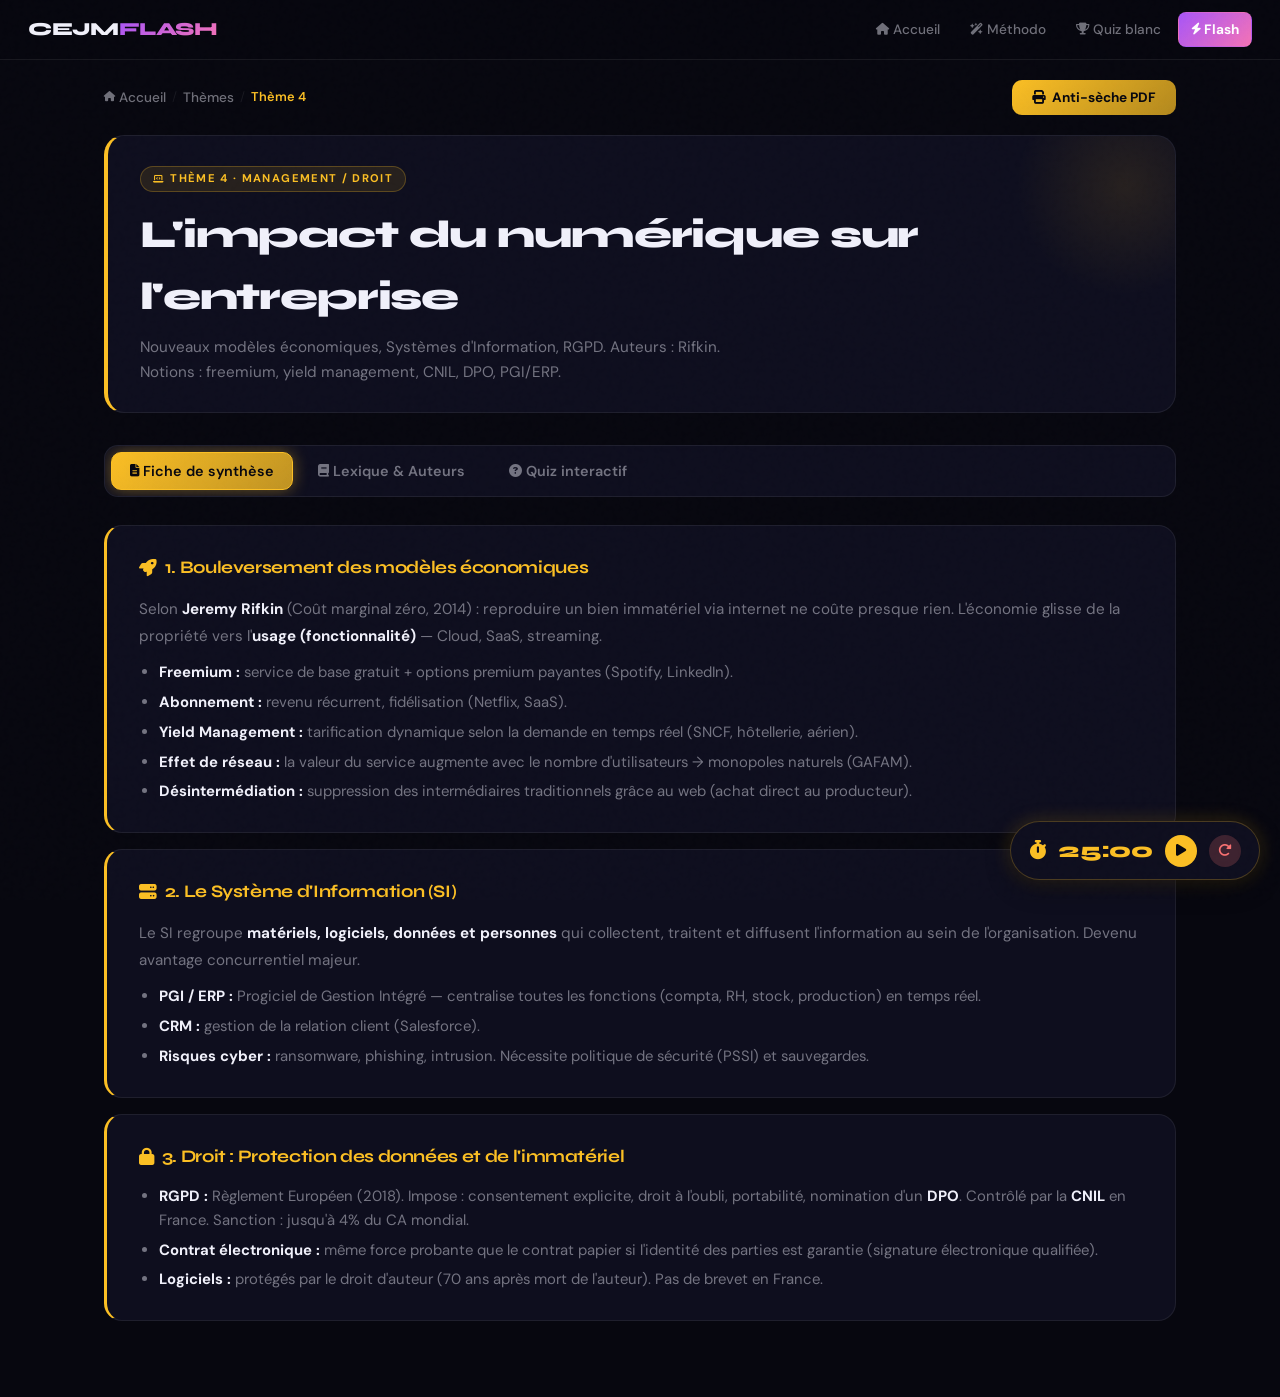
<file: theme4.html>
<!DOCTYPE html>
<html lang="fr">
<head>
<meta charset="UTF-8"><meta name="viewport" content="width=device-width, initial-scale=1.0">
<title>T4 — Impact du numérique · CEJM Flash</title>
<link href="https://fonts.googleapis.com/css2?family=Syne:wght@400;600;700;800&family=DM+Sans:ital,wght@0,300;0,400;0,500;1,400&display=swap" rel="stylesheet">
<link rel="stylesheet" href="https://cdnjs.cloudflare.com/ajax/libs/font-awesome/6.4.0/css/all.min.css">
<!-- CSS partagé embarqué directement pour éviter tout problème de chargement -->
<style>
:root {
  --bg: #07070f;
  --surface: #0e0e1e;
  --surface2: #15152a;
  --surface3: #1c1c35;
  --border: rgba(168,85,247,0.12);
  --border2: rgba(255,255,255,0.07);
  --primary: #a855f7;
  --pink: #f472b6;
  --cyan: #22d3ee;
  --yellow: #fbbf24;
  --green: #34d399;
  --red: #f87171;
  --text: #f0f0fa;
  --muted: rgba(240,240,250,0.45);
  --font-display: 'Syne', sans-serif;
  --font-body: 'DM Sans', sans-serif;
  --tc: #fbbf24;
  --tc-soft: rgba(251,191,36,0.1);
  --tc-border: rgba(251,191,36,0.25);
}

*, *::before, *::after { margin: 0; padding: 0; box-sizing: border-box; }

body {
  font-family: var(--font-body);
  background: var(--bg);
  color: var(--text);
  line-height: 1.6;
  min-height: 100vh;
}

body::before {
  content: '';
  position: fixed; inset: 0;
  background-image: url("data:image/svg+xml,%3Csvg viewBox='0 0 200 200' xmlns='http://www.w3.org/2000/svg'%3E%3Cfilter id='n'%3E%3CfeTurbulence type='fractalNoise' baseFrequency='0.85' numOctaves='4' stitchTiles='stitch'/%3E%3C/filter%3E%3Crect width='100%25' height='100%25' filter='url(%23n)' opacity='0.04'/%3E%3C/svg%3E");
  pointer-events: none; z-index: 999; opacity: 0.4;
}

.container { max-width: 1120px; margin: 0 auto; padding: 0 24px; }

.site-nav {
  position: fixed; top: 0; left: 0; right: 0; z-index: 500;
  padding: 0 28px; height: 60px;
  display: flex; align-items: center; justify-content: space-between; gap: 16px;
  background: rgba(7,7,15,0.88);
  backdrop-filter: blur(18px);
  border-bottom: 1px solid var(--border2);
}
.nav-logo {
  font-family: var(--font-display); font-weight: 800; font-size: 1.15rem;
  letter-spacing: -0.02em; text-decoration: none; color: var(--text);
}
.nav-logo span {
  background: linear-gradient(135deg, var(--primary), var(--pink));
  -webkit-background-clip: text; -webkit-text-fill-color: transparent;
}
.nav-links { display: flex; gap: 4px; align-items: center; }
.nav-links a {
  text-decoration: none; color: var(--muted); font-size: 0.85rem; font-weight: 500;
  padding: 6px 12px; border-radius: 8px; transition: all 0.2s;
  border: 1px solid transparent;
}
.nav-links a:hover { color: var(--text); border-color: var(--border2); }
.nav-links .nav-btn-flash {
  background: linear-gradient(135deg, var(--primary), var(--pink));
  color: white !important; font-weight: 700; border-color: transparent !important;
}

.page-wrap { padding-top: 80px; padding-bottom: 60px; }

.theme-header {
  margin-bottom: 32px;
  background: var(--surface);
  border: 1px solid var(--border2);
  border-left: 4px solid var(--tc);
  border-radius: 20px;
  padding: 28px 32px;
  position: relative; overflow: hidden;
}
.theme-header::before {
  content: '';
  position: absolute; top: -60px; right: -60px;
  width: 220px; height: 220px;
  background: radial-gradient(circle, var(--tc-soft), transparent 70%);
  pointer-events: none;
}
.theme-header .eyebrow {
  display: inline-flex; align-items: center; gap: 6px;
  font-size: 0.7rem; font-weight: 700; letter-spacing: 0.12em;
  text-transform: uppercase; color: var(--tc);
  background: var(--tc-soft); border: 1px solid var(--tc-border);
  padding: 3px 12px; border-radius: 999px; margin-bottom: 12px;
}
.theme-header h1 {
  font-family: var(--font-display); font-size: clamp(1.6rem, 3vw, 2.4rem);
  font-weight: 800; letter-spacing: -0.03em; margin-bottom: 8px;
}
.theme-header p { color: var(--muted); font-size: 0.95rem; max-width: 620px; }

.tabs {
  display: flex; gap: 6px; margin-bottom: 28px;
  overflow-x: auto; scrollbar-width: none;
  background: var(--surface); padding: 6px;
  border-radius: 14px; border: 1px solid var(--border2);
}
.tabs::-webkit-scrollbar { display: none; }
.tab-btn {
  padding: 9px 18px; border: 1px solid transparent;
  background: none; color: var(--muted); cursor: pointer;
  font-weight: 600; font-family: var(--font-body); font-size: 0.9rem;
  border-radius: 10px; white-space: nowrap; transition: all 0.2s;
}
.tab-btn:hover { color: var(--text); border-color: var(--border2); }
.tab-btn.active {
  color: #07070f;
  border-color: var(--tc);
  background: linear-gradient(135deg, var(--tc), rgba(251,191,36,0.75));
  box-shadow: 0 0 16px rgba(251,191,36,0.4);
}
.tab-content { display: none; }
.tab-content.active { display: block; animation: fadeUp 0.35s ease; }

.fiche-section {
  background: var(--surface); padding: 28px 32px;
  border-radius: 18px; border: 1px solid var(--border2);
  margin-bottom: 16px;
  border-left: 3px solid var(--tc);
}
.fiche-section h3 {
  font-family: var(--font-display); font-size: 1.1rem;
  font-weight: 700; letter-spacing: -0.02em;
  color: var(--tc); margin-bottom: 14px;
  display: flex; align-items: center; gap: 8px;
}
.fiche-section p { color: var(--muted); font-size: 0.95rem; line-height: 1.75; margin-bottom: 12px; }
.fiche-section p strong { color: var(--text); }
.fiche-section ul { padding-left: 20px; display: grid; gap: 6px; }
.fiche-section li { color: var(--muted); font-size: 0.93rem; line-height: 1.6; }
.fiche-section li strong { color: var(--text); }

.lexique-grid { display: grid; grid-template-columns: 1fr 1fr; gap: 14px; }
.lex-card {
  background: var(--surface); padding: 18px 20px;
  border-radius: 14px; border: 1px solid var(--border2);
  border-left: 3px solid var(--tc);
  transition: border-color 0.2s;
}
.lex-card:hover { border-color: var(--tc); }
.lex-card strong {
  display: block; font-family: var(--font-display); font-weight: 700;
  font-size: 1rem; color: var(--text); margin-bottom: 4px;
}
.lex-card span { color: var(--muted); font-size: 0.88rem; line-height: 1.55; }

.quiz-wrap {
  background: var(--surface); border: 1px solid var(--border2);
  border-radius: 20px; padding: 36px;
  text-align: center;
}
.quiz-progress-bar {
  height: 4px; border-radius: 999px;
  background: var(--surface3); margin-bottom: 24px; overflow: hidden;
}
.quiz-progress-fill {
  height: 100%; width: 0%;
  background: linear-gradient(90deg, var(--tc), var(--pink));
  transition: width 0.4s ease;
  box-shadow: 0 0 8px var(--tc);
}
.quiz-counter {
  font-size: 0.75rem; font-weight: 700; letter-spacing: 0.1em;
  text-transform: uppercase; color: var(--muted); margin-bottom: 20px;
}
.quiz-question {
  font-family: var(--font-display); font-size: 1.2rem; font-weight: 700;
  letter-spacing: -0.02em; margin-bottom: 24px; line-height: 1.4;
}
.quiz-options { display: grid; gap: 10px; margin-bottom: 20px; }
.quiz-opt {
  padding: 14px 18px; border: 1px solid var(--border2);
  border-radius: 12px; background: var(--surface2); color: var(--text);
  cursor: pointer; transition: all 0.2s; font-family: var(--font-body);
  font-size: 0.95rem; text-align: left;
}
.quiz-opt:hover { border-color: var(--tc); background: var(--tc-soft); }
.quiz-opt.correct { background: rgba(52,211,153,0.15) !important; border-color: var(--green) !important; color: var(--green) !important; }
.quiz-opt.wrong { background: rgba(248,113,113,0.1) !important; border-color: var(--red) !important; color: var(--red) !important; }
.quiz-feedback { min-height: 28px; font-weight: 600; font-size: 0.95rem; margin-top: 8px; }

.btn-print {
  background: linear-gradient(135deg, var(--tc), rgba(251,191,36,0.7));
  color: #07070f; border: none; padding: 9px 20px; border-radius: 10px;
  cursor: pointer; font-weight: 700; font-family: var(--font-body);
  font-size: 0.85rem; transition: 0.2s; display: flex; align-items: center; gap: 6px;
}
.btn-print:hover { opacity: 0.85; transform: translateY(-1px); }

#pomo-widget {
  position: fixed; bottom: 20px; right: 20px;
  background: var(--surface); border: 1px solid var(--tc-border);
  padding: 12px 18px; border-radius: 50px;
  display: flex; align-items: center; gap: 12px;
  box-shadow: 0 8px 24px rgba(0,0,0,0.4), 0 0 20px rgba(251,191,36,0.2);
  z-index: 400; backdrop-filter: blur(12px);
}
#pomo-time { font-size: 1.3rem; font-weight: 800; font-variant-numeric: tabular-nums; font-family: var(--font-display); color: var(--tc); }
.pomo-btn {
  width: 32px; height: 32px; border-radius: 50%;
  border: none; cursor: pointer; font-size: 0.85rem;
  display: flex; align-items: center; justify-content: center;
}
.pomo-btn-start { background: var(--tc); color: #07070f; }
.pomo-btn-reset { background: rgba(248,113,113,0.2); color: var(--red); }

.breadcrumb { display: flex; align-items: center; gap: 6px; flex-wrap: wrap; }
.breadcrumb a { color: var(--muted); text-decoration: none; font-size: 0.85rem; font-weight: 500; transition: color 0.2s; }
.breadcrumb a:hover { color: var(--tc); }
.breadcrumb span { color: var(--border2); font-size: 0.8rem; }

@keyframes fadeUp {
  from { opacity: 0; transform: translateY(12px); }
  to { opacity: 1; transform: translateY(0); }
}

@media (max-width: 768px) {
  .container { padding: 0 16px; }
  .theme-header { padding: 20px; }
  .lexique-grid { grid-template-columns: 1fr; }
  .fiche-section { padding: 20px; }
  .quiz-wrap { padding: 24px 18px; }
  .site-nav { padding: 0 16px; }
  .nav-links a:not(.nav-btn-flash) span { display: none; }
  #pomo-widget { right: 12px; bottom: 12px; transform: scale(0.9); transform-origin: bottom right; }
}

@media print {
  body { background: white; color: black; }
  .site-nav, .tabs, #pomo-widget, .btn-print, .no-print { display: none !important; }
  .page-wrap { padding-top: 0; }
  .tab-content { display: block !important; }
  .fiche-section { border: 1px solid #ccc; page-break-inside: avoid; background: white; }
  .lex-card { border: 1px solid #ccc; background: white; }
}
</style>
</head>
<body>
<nav class="site-nav">
  <a href="index.html" class="nav-logo">CEJM<span>FLASH</span></a>
  <div class="nav-links">
    <a href="index.html"><i class="fa-solid fa-house fa-sm"></i> <span>Accueil</span></a>
    <a href="methodologie.html"><i class="fa-solid fa-wand-magic-sparkles fa-sm"></i> <span>Méthodo</span></a>
    <a href="quiz-blanc.html"><i class="fa-solid fa-trophy fa-sm"></i> <span>Quiz blanc</span></a>
    <a href="index.html#feed" class="nav-btn-flash"><i class="fa-solid fa-bolt fa-sm"></i> Flash</a>
  </div>
</nav>
<div class="page-wrap container">
  <div style="display:flex;justify-content:space-between;align-items:center;margin-bottom:20px;flex-wrap:wrap;gap:10px;">
    <nav class="breadcrumb"><a href="index.html"><i class="fa-solid fa-house fa-xs"></i> Accueil</a><span>/</span><a href="index.html#themes">Thèmes</a><span>/</span><span style="color:var(--tc);font-weight:600;">Thème 4</span></nav>
    <button class="btn-print no-print" onclick="window.print()"><i class="fa-solid fa-print"></i> Anti-sèche PDF</button>
  </div>
  <header class="theme-header">
    <span class="eyebrow"><i class="fa-solid fa-laptop-code fa-xs"></i> Thème 4 · Management / Droit</span>
    <h1>L'impact du numérique sur l'entreprise</h1>
    <p>Nouveaux modèles économiques, Systèmes d'Information, RGPD. Auteurs : Rifkin. Notions : freemium, yield management, CNIL, DPO, PGI/ERP.</p>
  </header>
  <div class="tabs no-print">
    <button class="tab-btn active" onclick="openTab(event,'fiche')"><i class="fa-solid fa-file-lines fa-sm"></i> Fiche de synthèse</button>
    <button class="tab-btn" onclick="openTab(event,'lexique')"><i class="fa-solid fa-book fa-sm"></i> Lexique & Auteurs</button>
    <button class="tab-btn" onclick="openTab(event,'quiz')"><i class="fa-solid fa-circle-question fa-sm"></i> Quiz interactif</button>
  </div>
  <div id="fiche" class="tab-content active">
    <div class="fiche-section">
      <h3><i class="fa-solid fa-rocket"></i> 1. Bouleversement des modèles économiques</h3>
      <p>Selon <strong>Jeremy Rifkin</strong> (Coût marginal zéro, 2014) : reproduire un bien immatériel via internet ne coûte presque rien. L'économie glisse de la propriété vers l'<strong>usage (fonctionnalité)</strong> — Cloud, SaaS, streaming.</p>
      <ul>
        <li><strong>Freemium :</strong> service de base gratuit + options premium payantes (Spotify, LinkedIn).</li>
        <li><strong>Abonnement :</strong> revenu récurrent, fidélisation (Netflix, SaaS).</li>
        <li><strong>Yield Management :</strong> tarification dynamique selon la demande en temps réel (SNCF, hôtellerie, aérien).</li>
        <li><strong>Effet de réseau :</strong> la valeur du service augmente avec le nombre d'utilisateurs → monopoles naturels (GAFAM).</li>
        <li><strong>Désintermédiation :</strong> suppression des intermédiaires traditionnels grâce au web (achat direct au producteur).</li>
      </ul>
    </div>
    <div class="fiche-section">
      <h3><i class="fa-solid fa-server"></i> 2. Le Système d'Information (SI)</h3>
      <p>Le SI regroupe <strong>matériels, logiciels, données et personnes</strong> qui collectent, traitent et diffusent l'information au sein de l'organisation. Devenu avantage concurrentiel majeur.</p>
      <ul>
        <li><strong>PGI / ERP :</strong> Progiciel de Gestion Intégré — centralise toutes les fonctions (compta, RH, stock, production) en temps réel.</li>
        <li><strong>CRM :</strong> gestion de la relation client (Salesforce).</li>
        <li><strong>Risques cyber :</strong> ransomware, phishing, intrusion. Nécessite politique de sécurité (PSSI) et sauvegardes.</li>
      </ul>
    </div>
    <div class="fiche-section">
      <h3><i class="fa-solid fa-lock"></i> 3. Droit : Protection des données et de l'immatériel</h3>
      <ul>
        <li><strong>RGPD :</strong> Règlement Européen (2018). Impose : consentement explicite, droit à l'oubli, portabilité, nomination d'un <strong>DPO</strong>. Contrôlé par la <strong>CNIL</strong> en France. Sanction : jusqu'à 4% du CA mondial.</li>
        <li><strong>Contrat électronique :</strong> même force probante que le contrat papier si l'identité des parties est garantie (signature électronique qualifiée).</li>
        <li><strong>Logiciels :</strong> protégés par le droit d'auteur (70 ans après mort de l'auteur). Pas de brevet en France.</li>
      </ul>
    </div>
  </div>
  <div id="lexique" class="tab-content">
    <div class="lexique-grid">
      <div class="lex-card"><strong>J. Rifkin</strong><span>"Coût marginal zéro" (2014) : la reproductibilité infinie des biens numériques remet en cause le modèle capitaliste classique.</span></div>
      <div class="lex-card"><strong>Freemium</strong><span>Service de base gratuit + fonctionnalités premium payantes. Objectif : acquérir massivement puis monétiser une fraction.</span></div>
      <div class="lex-card"><strong>Yield Management</strong><span>Tarification flexible en temps réel selon la demande (aérien, hôtellerie, SNCF). Maximise le revenu par capacité disponible.</span></div>
      <div class="lex-card"><strong>Effet de réseau</strong><span>La valeur d'un service croît avec le nombre d'utilisateurs. Crée des positions dominantes difficiles à contester (GAFAM).</span></div>
      <div class="lex-card"><strong>RGPD</strong><span>Règlement Général sur la Protection des Données (UE, 2018). Droits : accès, rectification, oubli, portabilité. DPO obligatoire dans certaines structures.</span></div>
      <div class="lex-card"><strong>CNIL</strong><span>Commission Nationale de l'Informatique et des Libertés. Autorité française qui contrôle le respect du RGPD. Peut infliger de lourdes amendes.</span></div>
      <div class="lex-card"><strong>PGI / ERP</strong><span>Progiciel de Gestion Intégré. Fusionne tous les modules métiers (compta, RH, logistique) en un seul SI transversal.</span></div>
      <div class="lex-card"><strong>Désintermédiation</strong><span>Suppression des intermédiaires entre producteur et consommateur (ex : vente directe en ligne, BlaBlaCar vs agences de voyage).</span></div>
    </div>
  </div>
  <div id="quiz" class="tab-content no-print">
    <div class="quiz-wrap">
      <div class="quiz-progress-bar"><div class="quiz-progress-fill" id="qpf"></div></div>
      <div class="quiz-counter">Question <span id="qnum">1</span> / 5</div>
      <div class="quiz-question" id="qtext">Chargement…</div>
      <div class="quiz-options" id="qopts"></div>
      <div class="quiz-feedback" id="qfb"></div>
    </div>
  </div>
</div>
<div id="pomo-widget" class="no-print">
  <i class="fa-solid fa-stopwatch" style="color:var(--tc);font-size:1.2rem;"></i>
  <span id="pomo-time">25:00</span>
  <button class="pomo-btn pomo-btn-start" id="pomo-start" onclick="togglePomo()"><i class="fa-solid fa-play"></i></button>
  <button class="pomo-btn pomo-btn-reset" onclick="resetPomo()"><i class="fa-solid fa-rotate-right"></i></button>
</div>
<script>
function openTab(e,id){document.querySelectorAll('.tab-content').forEach(t=>t.classList.remove('active'));document.querySelectorAll('.tab-btn').forEach(b=>b.classList.remove('active'));document.getElementById(id).classList.add('active');e.currentTarget.classList.add('active');}

const quiz=[
  {q:"Qu'est-ce qu'un effet de réseau (externalité de réseau) ?",opts:["Une faille de sécurité informatique","La valeur augmente avec le nb d'utilisateurs","Une sous-traitance du réseau Wi-Fi"],a:1},
  {q:"Quel organisme français sanctionne les violations du RGPD ?",opts:["La CNIL","L'ARCEP","L'INPI"],a:0},
  {q:"Vendre un même siège d'avion à des prix différents selon la date d'achat est du :",opts:["Freemium","Yield Management","Crowdfunding"],a:1},
  {q:"Selon Rifkin, dans l'économie numérique, reproduire une unité supplémentaire d'un bien immatériel coûte :",opts:["De plus en plus cher","Presque zéro","Exactement son prix de vente"],a:1},
  {q:"Le RGPD impose à certaines organisations de nommer un :",opts:["DPO (Data Protection Officer)","CEO (Chief Executive Officer)","DSI (Directeur des SI)"],a:0},
];

/* Mélange des questions ET des options */
quiz.sort(()=>Math.random()-0.5);
quiz.forEach(q=>{
  const p=q.opts.map((o,i)=>({o,c:i===q.a}));
  p.sort(()=>Math.random()-0.5);
  q.opts=p.map(x=>x.o);
  q.a=p.findIndex(x=>x.c);
});

let qi=0,done=new Set();
function loadQ(){if(qi>=quiz.length){document.querySelector('.quiz-wrap').innerHTML='<div style="font-family:var(--font-display);font-size:1.6rem;font-weight:800;color:var(--tc)">Quiz terminé ! 🎉</div><p style="color:var(--muted);margin-top:8px;">Repasse à la fiche pour consolider.</p>';return;}const q=quiz[qi];document.getElementById('qnum').textContent=qi+1;document.getElementById('qpf').style.width=((qi+1)/quiz.length*100)+'%';document.getElementById('qtext').textContent=q.q;document.getElementById('qfb').innerHTML='';const box=document.getElementById('qopts');box.innerHTML=q.opts.map((o,i)=>`<button class="quiz-opt" onclick="answer(${i},this)">${String.fromCharCode(65+i)}. ${o}</button>`).join('');}
function answer(idx,btn){if(done.has(qi))return;done.add(qi);document.querySelectorAll('.quiz-opt').forEach(b=>b.disabled=true);const fb=document.getElementById('qfb');if(idx===quiz[qi].a){btn.classList.add('correct');fb.innerHTML='<span style="color:var(--green)">✅ Bonne réponse !</span>';}else{btn.classList.add('wrong');document.querySelectorAll('.quiz-opt')[quiz[qi].a].classList.add('correct');fb.innerHTML='<span style="color:var(--red)">❌ Revoir la fiche.</span>';}qi++;setTimeout(loadQ,1600);}
loadQ();

let pomoT=25*60,pomoR,pomoOn=false;
function togglePomo(){pomoOn=!pomoOn;document.getElementById('pomo-start').innerHTML=pomoOn?'<i class="fa-solid fa-pause"></i>':'<i class="fa-solid fa-play"></i>';if(pomoOn){pomoR=setInterval(()=>{if(--pomoT<=0){clearInterval(pomoR);pomoOn=false;pomoT=25*60;}document.getElementById('pomo-time').textContent=`${String(Math.floor(pomoT/60)).padStart(2,'0')}:${String(pomoT%60).padStart(2,'0')}`;},1000);}else clearInterval(pomoR);}
function resetPomo(){clearInterval(pomoR);pomoOn=false;pomoT=25*60;document.getElementById('pomo-time').textContent='25:00';document.getElementById('pomo-start').innerHTML='<i class="fa-solid fa-play"></i>';}
</script>
</body>
</html>
</file>
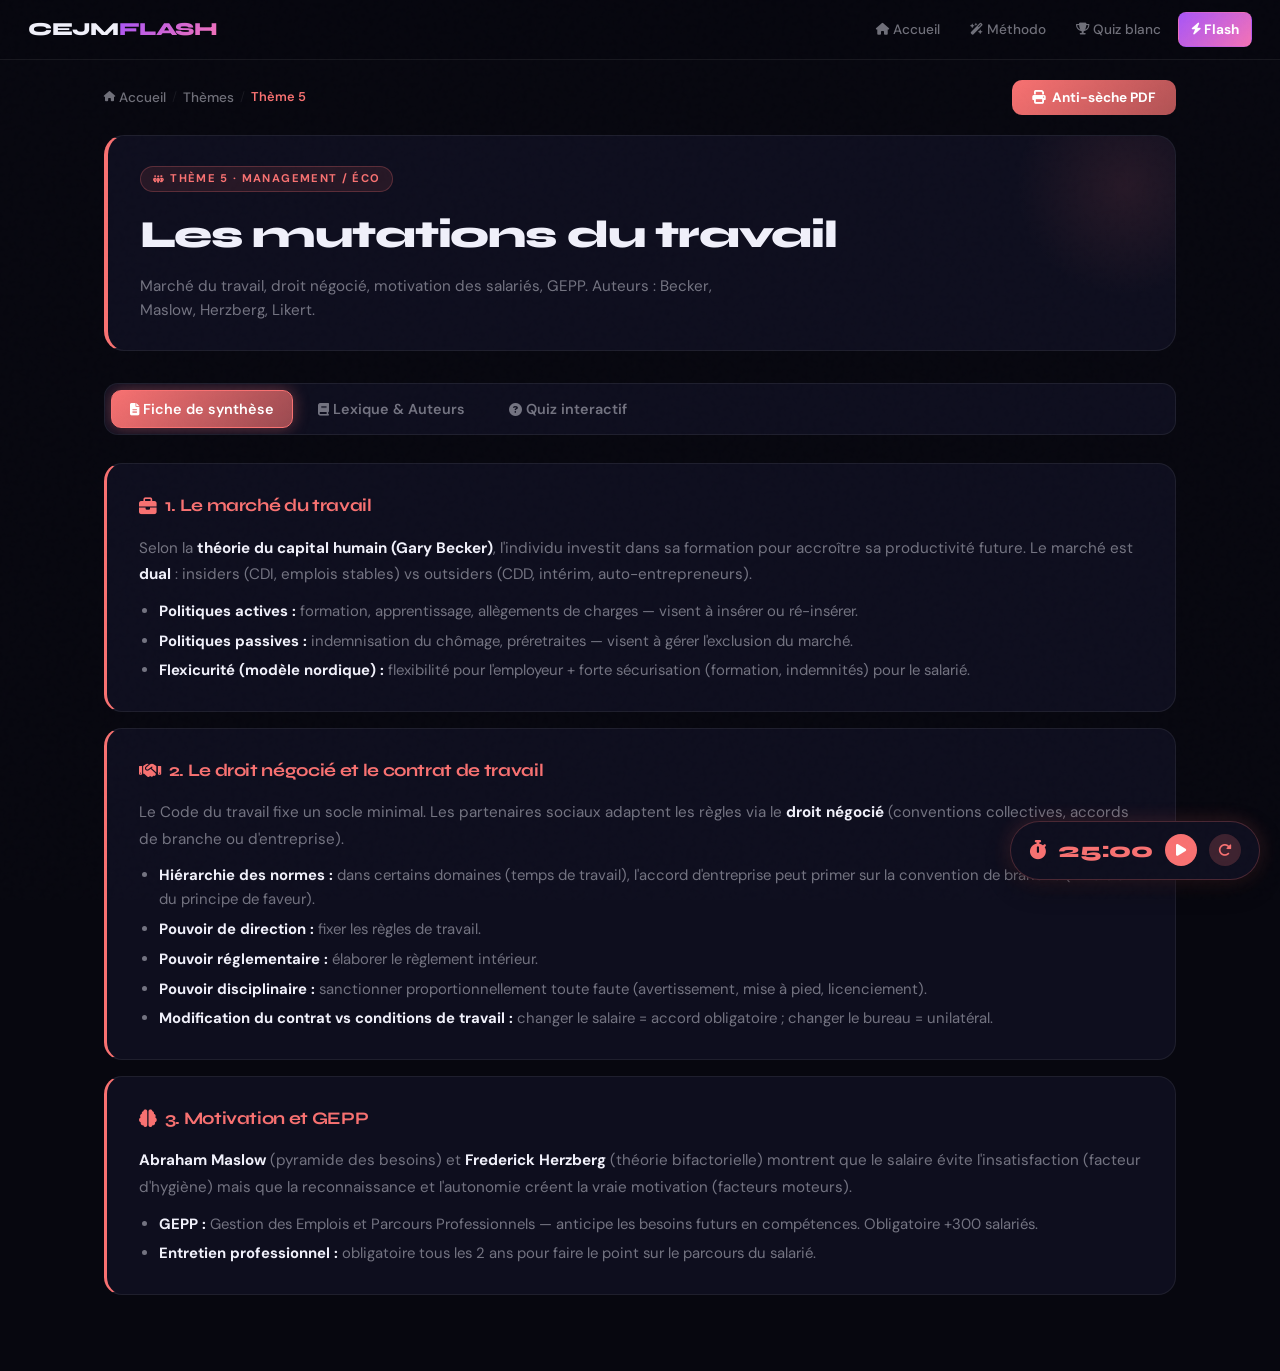
<file: theme5.html>
<!DOCTYPE html>
<html lang="fr">
<head>
<meta charset="UTF-8"><meta name="viewport" content="width=device-width, initial-scale=1.0">
<title>T5 — Mutations du travail · CEJM Flash</title>
<link href="https://fonts.googleapis.com/css2?family=Syne:wght@400;600;700;800&family=DM+Sans:ital,wght@0,300;0,400;0,500;1,400&display=swap" rel="stylesheet">
<link rel="stylesheet" href="https://cdnjs.cloudflare.com/ajax/libs/font-awesome/6.4.0/css/all.min.css">
<style>
:root {
  --bg: #07070f; --surface: #0e0e1e; --surface2: #15152a; --surface3: #1c1c35;
  --border: rgba(168,85,247,0.12); --border2: rgba(255,255,255,0.07);
  --primary: #a855f7; --pink: #f472b6; --cyan: #22d3ee; --yellow: #fbbf24;
  --green: #34d399; --red: #f87171; --text: #f0f0fa; --muted: rgba(240,240,250,0.45);
  --font-display: 'Syne', sans-serif; --font-body: 'DM Sans', sans-serif;
  --tc: #f87171; --tc-soft: rgba(248,113,113,0.1); --tc-border: rgba(248,113,113,0.25);
}
*, *::before, *::after { margin: 0; padding: 0; box-sizing: border-box; }
body { font-family: var(--font-body); background: var(--bg); color: var(--text); line-height: 1.6; min-height: 100vh; }
body::before { content: ''; position: fixed; inset: 0; background-image: url("data:image/svg+xml,%3Csvg viewBox='0 0 200 200' xmlns='http://www.w3.org/2000/svg'%3E%3Cfilter id='n'%3E%3CfeTurbulence type='fractalNoise' baseFrequency='0.85' numOctaves='4' stitchTiles='stitch'/%3E%3C/filter%3E%3Crect width='100%25' height='100%25' filter='url(%23n)' opacity='0.04'/%3E%3C/svg%3E"); pointer-events: none; z-index: 999; opacity: 0.4; }
.container { max-width: 1120px; margin: 0 auto; padding: 0 24px; }
.site-nav { position: fixed; top: 0; left: 0; right: 0; z-index: 500; padding: 0 28px; height: 60px; display: flex; align-items: center; justify-content: space-between; gap: 16px; background: rgba(7,7,15,0.88); backdrop-filter: blur(18px); border-bottom: 1px solid var(--border2); }
.nav-logo { font-family: var(--font-display); font-weight: 800; font-size: 1.15rem; letter-spacing: -0.02em; text-decoration: none; color: var(--text); }
.nav-logo span { background: linear-gradient(135deg, var(--primary), var(--pink)); -webkit-background-clip: text; -webkit-text-fill-color: transparent; }
.nav-links { display: flex; gap: 4px; align-items: center; }
.nav-links a { text-decoration: none; color: var(--muted); font-size: 0.85rem; font-weight: 500; padding: 6px 12px; border-radius: 8px; transition: all 0.2s; border: 1px solid transparent; }
.nav-links a:hover { color: var(--text); border-color: var(--border2); }
.nav-links .nav-btn-flash { background: linear-gradient(135deg, var(--primary), var(--pink)); color: white !important; font-weight: 700; border-color: transparent !important; }
.page-wrap { padding-top: 80px; padding-bottom: 60px; }
.theme-header { margin-bottom: 32px; background: var(--surface); border: 1px solid var(--border2); border-left: 4px solid var(--tc); border-radius: 20px; padding: 28px 32px; position: relative; overflow: hidden; }
.theme-header::before { content: ''; position: absolute; top: -60px; right: -60px; width: 220px; height: 220px; background: radial-gradient(circle, var(--tc-soft), transparent 70%); pointer-events: none; }
.theme-header .eyebrow { display: inline-flex; align-items: center; gap: 6px; font-size: 0.7rem; font-weight: 700; letter-spacing: 0.12em; text-transform: uppercase; color: var(--tc); background: var(--tc-soft); border: 1px solid var(--tc-border); padding: 3px 12px; border-radius: 999px; margin-bottom: 12px; }
.theme-header h1 { font-family: var(--font-display); font-size: clamp(1.6rem, 3vw, 2.4rem); font-weight: 800; letter-spacing: -0.03em; margin-bottom: 8px; }
.theme-header p { color: var(--muted); font-size: 0.95rem; max-width: 620px; }
.tabs { display: flex; gap: 6px; margin-bottom: 28px; overflow-x: auto; scrollbar-width: none; background: var(--surface); padding: 6px; border-radius: 14px; border: 1px solid var(--border2); }
.tabs::-webkit-scrollbar { display: none; }
.tab-btn { padding: 9px 18px; border: 1px solid transparent; background: none; color: var(--muted); cursor: pointer; font-weight: 600; font-family: var(--font-body); font-size: 0.9rem; border-radius: 10px; white-space: nowrap; transition: all 0.2s; }
.tab-btn:hover { color: var(--text); border-color: var(--border2); }
.tab-btn.active { color: #fff; border-color: var(--tc); background: linear-gradient(135deg, var(--tc), rgba(248,113,113,0.6)); box-shadow: 0 0 16px rgba(248,113,113,0.4); }
.tab-content { display: none; }
.tab-content.active { display: block; animation: fadeUp 0.35s ease; }
.fiche-section { background: var(--surface); padding: 28px 32px; border-radius: 18px; border: 1px solid var(--border2); margin-bottom: 16px; border-left: 3px solid var(--tc); }
.fiche-section h3 { font-family: var(--font-display); font-size: 1.1rem; font-weight: 700; letter-spacing: -0.02em; color: var(--tc); margin-bottom: 14px; display: flex; align-items: center; gap: 8px; }
.fiche-section p { color: var(--muted); font-size: 0.95rem; line-height: 1.75; margin-bottom: 12px; }
.fiche-section p strong { color: var(--text); }
.fiche-section ul { padding-left: 20px; display: grid; gap: 6px; }
.fiche-section li { color: var(--muted); font-size: 0.93rem; line-height: 1.6; }
.fiche-section li strong { color: var(--text); }
.lexique-grid { display: grid; grid-template-columns: 1fr 1fr; gap: 14px; }
.lex-card { background: var(--surface); padding: 18px 20px; border-radius: 14px; border: 1px solid var(--border2); border-left: 3px solid var(--tc); transition: border-color 0.2s; }
.lex-card:hover { border-color: var(--tc); }
.lex-card strong { display: block; font-family: var(--font-display); font-weight: 700; font-size: 1rem; color: var(--text); margin-bottom: 4px; }
.lex-card span { color: var(--muted); font-size: 0.88rem; line-height: 1.55; }
.quiz-wrap { background: var(--surface); border: 1px solid var(--border2); border-radius: 20px; padding: 36px; text-align: center; }
.quiz-progress-bar { height: 4px; border-radius: 999px; background: var(--surface3); margin-bottom: 24px; overflow: hidden; }
.quiz-progress-fill { height: 100%; width: 0%; background: linear-gradient(90deg, var(--tc), var(--pink)); transition: width 0.4s ease; box-shadow: 0 0 8px var(--tc); }
.quiz-counter { font-size: 0.75rem; font-weight: 700; letter-spacing: 0.1em; text-transform: uppercase; color: var(--muted); margin-bottom: 20px; }
.quiz-question { font-family: var(--font-display); font-size: 1.2rem; font-weight: 700; letter-spacing: -0.02em; margin-bottom: 24px; line-height: 1.4; }
.quiz-options { display: grid; gap: 10px; margin-bottom: 20px; }
.quiz-opt { padding: 14px 18px; border: 1px solid var(--border2); border-radius: 12px; background: var(--surface2); color: var(--text); cursor: pointer; transition: all 0.2s; font-family: var(--font-body); font-size: 0.95rem; text-align: left; }
.quiz-opt:hover { border-color: var(--tc); background: var(--tc-soft); }
.quiz-opt.correct { background: rgba(52,211,153,0.15) !important; border-color: var(--green) !important; color: var(--green) !important; }
.quiz-opt.wrong { background: rgba(248,113,113,0.1) !important; border-color: var(--red) !important; color: var(--red) !important; }
.quiz-feedback { min-height: 28px; font-weight: 600; font-size: 0.95rem; margin-top: 8px; }
.btn-print { background: linear-gradient(135deg, var(--tc), rgba(248,113,113,0.7)); color: white; border: none; padding: 9px 20px; border-radius: 10px; cursor: pointer; font-weight: 700; font-family: var(--font-body); font-size: 0.85rem; transition: 0.2s; display: flex; align-items: center; gap: 6px; }
.btn-print:hover { opacity: 0.85; transform: translateY(-1px); }
#pomo-widget { position: fixed; bottom: 20px; right: 20px; background: var(--surface); border: 1px solid var(--tc-border); padding: 12px 18px; border-radius: 50px; display: flex; align-items: center; gap: 12px; box-shadow: 0 8px 24px rgba(0,0,0,0.4), 0 0 20px rgba(248,113,113,0.2); z-index: 400; backdrop-filter: blur(12px); }
#pomo-time { font-size: 1.3rem; font-weight: 800; font-variant-numeric: tabular-nums; font-family: var(--font-display); color: var(--tc); }
.pomo-btn { width: 32px; height: 32px; border-radius: 50%; border: none; cursor: pointer; font-size: 0.85rem; display: flex; align-items: center; justify-content: center; }
.pomo-btn-start { background: var(--tc); color: white; }
.pomo-btn-reset { background: rgba(248,113,113,0.2); color: var(--red); }
.breadcrumb { display: flex; align-items: center; gap: 6px; flex-wrap: wrap; }
.breadcrumb a { color: var(--muted); text-decoration: none; font-size: 0.85rem; font-weight: 500; transition: color 0.2s; }
.breadcrumb a:hover { color: var(--tc); }
.breadcrumb span { color: var(--border2); font-size: 0.8rem; }
@keyframes fadeUp { from { opacity: 0; transform: translateY(12px); } to { opacity: 1; transform: translateY(0); } }
@media (max-width: 768px) { .container { padding: 0 16px; } .theme-header { padding: 20px; } .lexique-grid { grid-template-columns: 1fr; } .fiche-section { padding: 20px; } .quiz-wrap { padding: 24px 18px; } .site-nav { padding: 0 16px; } .nav-links a:not(.nav-btn-flash) span { display: none; } #pomo-widget { right: 12px; bottom: 12px; transform: scale(0.9); transform-origin: bottom right; } }
@media print { body { background: white; color: black; } .site-nav, .tabs, #pomo-widget, .btn-print, .no-print { display: none !important; } .page-wrap { padding-top: 0; } .tab-content { display: block !important; } .fiche-section { border: 1px solid #ccc; page-break-inside: avoid; background: white; } .lex-card { border: 1px solid #ccc; background: white; } }
</style>
</head>
<body>
<nav class="site-nav">
  <a href="index.html" class="nav-logo">CEJM<span>FLASH</span></a>
  <div class="nav-links">
    <a href="index.html"><i class="fa-solid fa-house fa-sm"></i> <span>Accueil</span></a>
    <a href="methodologie.html"><i class="fa-solid fa-wand-magic-sparkles fa-sm"></i> <span>Méthodo</span></a>
    <a href="quiz-blanc.html"><i class="fa-solid fa-trophy fa-sm"></i> <span>Quiz blanc</span></a>
    <a href="index.html#feed" class="nav-btn-flash"><i class="fa-solid fa-bolt fa-sm"></i> Flash</a>
  </div>
</nav>
<div class="page-wrap container">
  <div style="display:flex;justify-content:space-between;align-items:center;margin-bottom:20px;flex-wrap:wrap;gap:10px;">
    <nav class="breadcrumb"><a href="index.html"><i class="fa-solid fa-house fa-xs"></i> Accueil</a><span>/</span><a href="index.html#themes">Thèmes</a><span>/</span><span style="color:var(--tc);font-weight:600;">Thème 5</span></nav>
    <button class="btn-print no-print" onclick="window.print()"><i class="fa-solid fa-print"></i> Anti-sèche PDF</button>
  </div>
  <header class="theme-header">
    <span class="eyebrow"><i class="fa-solid fa-people-group fa-xs"></i> Thème 5 · Management / Éco</span>
    <h1>Les mutations du travail</h1>
    <p>Marché du travail, droit négocié, motivation des salariés, GEPP. Auteurs : Becker, Maslow, Herzberg, Likert.</p>
  </header>
  <div class="tabs no-print">
    <button class="tab-btn active" onclick="openTab(event,'fiche')"><i class="fa-solid fa-file-lines fa-sm"></i> Fiche de synthèse</button>
    <button class="tab-btn" onclick="openTab(event,'lexique')"><i class="fa-solid fa-book fa-sm"></i> Lexique & Auteurs</button>
    <button class="tab-btn" onclick="openTab(event,'quiz')"><i class="fa-solid fa-circle-question fa-sm"></i> Quiz interactif</button>
  </div>
  <div id="fiche" class="tab-content active">
    <div class="fiche-section">
      <h3><i class="fa-solid fa-briefcase"></i> 1. Le marché du travail</h3>
      <p>Selon la <strong>théorie du capital humain (Gary Becker)</strong>, l'individu investit dans sa formation pour accroître sa productivité future. Le marché est <strong>dual</strong> : insiders (CDI, emplois stables) vs outsiders (CDD, intérim, auto-entrepreneurs).</p>
      <ul>
        <li><strong>Politiques actives :</strong> formation, apprentissage, allègements de charges — visent à insérer ou ré-insérer.</li>
        <li><strong>Politiques passives :</strong> indemnisation du chômage, préretraites — visent à gérer l'exclusion du marché.</li>
        <li><strong>Flexicurité (modèle nordique) :</strong> flexibilité pour l'employeur + forte sécurisation (formation, indemnités) pour le salarié.</li>
      </ul>
    </div>
    <div class="fiche-section">
      <h3><i class="fa-solid fa-handshake"></i> 2. Le droit négocié et le contrat de travail</h3>
      <p>Le Code du travail fixe un socle minimal. Les partenaires sociaux adaptent les règles via le <strong>droit négocié</strong> (conventions collectives, accords de branche ou d'entreprise).</p>
      <ul>
        <li><strong>Hiérarchie des normes :</strong> dans certains domaines (temps de travail), l'accord d'entreprise peut primer sur la convention de branche (inversion du principe de faveur).</li>
        <li><strong>Pouvoir de direction :</strong> fixer les règles de travail.</li>
        <li><strong>Pouvoir réglementaire :</strong> élaborer le règlement intérieur.</li>
        <li><strong>Pouvoir disciplinaire :</strong> sanctionner proportionnellement toute faute (avertissement, mise à pied, licenciement).</li>
        <li><strong>Modification du contrat vs conditions de travail :</strong> changer le salaire = accord obligatoire ; changer le bureau = unilatéral.</li>
      </ul>
    </div>
    <div class="fiche-section">
      <h3><i class="fa-solid fa-brain"></i> 3. Motivation et GEPP</h3>
      <p><strong>Abraham Maslow</strong> (pyramide des besoins) et <strong>Frederick Herzberg</strong> (théorie bifactorielle) montrent que le salaire évite l'insatisfaction (facteur d'hygiène) mais que la reconnaissance et l'autonomie créent la vraie motivation (facteurs moteurs).</p>
      <ul>
        <li><strong>GEPP :</strong> Gestion des Emplois et Parcours Professionnels — anticipe les besoins futurs en compétences. Obligatoire +300 salariés.</li>
        <li><strong>Entretien professionnel :</strong> obligatoire tous les 2 ans pour faire le point sur le parcours du salarié.</li>
      </ul>
    </div>
  </div>
  <div id="lexique" class="tab-content">
    <div class="lexique-grid">
      <div class="lex-card"><strong>G. Becker</strong><span>Théorie du capital humain : l'individu investit dans sa formation (coût) pour augmenter ses revenus futurs (rendement). Nobel d'éco. 1992.</span></div>
      <div class="lex-card"><strong>F. Herzberg</strong><span>Théorie bifactorielle : facteurs d'hygiène (salaire, conditions) évitent l'insatisfaction. Facteurs moteurs (responsabilité, reconnaissance) créent la motivation.</span></div>
      <div class="lex-card"><strong>A. Maslow</strong><span>Pyramide des besoins (1943) : physiologiques → sécurité → appartenance → estime → accomplissement. Besoin supérieur motivant uniquement si les inférieurs sont satisfaits.</span></div>
      <div class="lex-card"><strong>Flexicurité</strong><span>Modèle danois : grande facilité d'embauche/licenciement pour l'employeur, combinée à un fort filet de sécurité et de formation pour le salarié.</span></div>
      <div class="lex-card"><strong>Droit négocié</strong><span>Règles sociales issues de négociations entre syndicats et représentants des employeurs. Complète et adapte la loi.</span></div>
      <div class="lex-card"><strong>GEPP</strong><span>Gestion des Emplois et des Parcours Professionnels. Démarche préventive d'anticipation des compétences futures de l'entreprise.</span></div>
      <div class="lex-card"><strong>Pouvoir disciplinaire</strong><span>Droit de l'employeur de sanctionner un salarié fautif de manière proportionnelle : avertissement, mise à pied, licenciement.</span></div>
      <div class="lex-card"><strong>Insiders / Outsiders</strong><span>Marché dual : insiders = CDI protégés ; outsiders = CDD, intérimaires, auto-entrepreneurs en position plus précaire.</span></div>
    </div>
  </div>
  <div id="quiz" class="tab-content no-print">
    <div class="quiz-wrap">
      <div class="quiz-progress-bar"><div class="quiz-progress-fill" id="qpf"></div></div>
      <div class="quiz-counter">Question <span id="qnum">1</span> / 5</div>
      <div class="quiz-question" id="qtext">Chargement…</div>
      <div class="quiz-options" id="qopts"></div>
      <div class="quiz-feedback" id="qfb"></div>
    </div>
  </div>
</div>
<div id="pomo-widget" class="no-print">
  <i class="fa-solid fa-stopwatch" style="color:var(--tc);font-size:1.2rem;"></i>
  <span id="pomo-time">25:00</span>
  <button class="pomo-btn pomo-btn-start" id="pomo-start" onclick="togglePomo()"><i class="fa-solid fa-play"></i></button>
  <button class="pomo-btn pomo-btn-reset" onclick="resetPomo()"><i class="fa-solid fa-rotate-right"></i></button>
</div>
<script>
function openTab(e,id){document.querySelectorAll('.tab-content').forEach(t=>t.classList.remove('active'));document.querySelectorAll('.tab-btn').forEach(b=>b.classList.remove('active'));document.getElementById(id).classList.add('active');e.currentTarget.classList.add('active');}
const quiz=[
  {q:"Selon Herzberg, le salaire est un facteur :",opts:["Moteur de motivation","D'hygiène (évite l'insatisfaction)","Inutile à la motivation"],a:1},
  {q:"Une politique de l'emploi qui indemnise le chômage est une politique :",opts:["Passive","Active","Structurelle"],a:0},
  {q:"La théorie du capital humain de Becker compare la formation à :",opts:["Un coût à minimiser","Un investissement","Une obligation légale"],a:1},
  {q:"La modification du SALAIRE d'un salarié nécessite :",opts:["Une décision unilatérale","L'accord obligatoire du salarié","L'accord de l'inspection du travail"],a:1},
  {q:"La GEPP est obligatoire dans les entreprises de :",opts:["+50 salariés","+100 salariés","+300 salariés"],a:2},
];
quiz.sort(()=>Math.random()-0.5);
quiz.forEach(q=>{const p=q.opts.map((o,i)=>({o,c:i===q.a}));p.sort(()=>Math.random()-0.5);q.opts=p.map(x=>x.o);q.a=p.findIndex(x=>x.c);});
let qi=0,done=new Set();
function loadQ(){if(qi>=quiz.length){document.querySelector('.quiz-wrap').innerHTML='<div style="font-family:var(--font-display);font-size:1.6rem;font-weight:800;color:var(--tc)">Quiz terminé ! 🎉</div><p style="color:var(--muted);margin-top:8px;">Repasse à la fiche pour consolider.</p>';return;}const q=quiz[qi];document.getElementById('qnum').textContent=qi+1;document.getElementById('qpf').style.width=((qi+1)/quiz.length*100)+'%';document.getElementById('qtext').textContent=q.q;document.getElementById('qfb').innerHTML='';const box=document.getElementById('qopts');box.innerHTML=q.opts.map((o,i)=>`<button class="quiz-opt" onclick="answer(${i},this)">${String.fromCharCode(65+i)}. ${o}</button>`).join('');}
function answer(idx,btn){if(done.has(qi))return;done.add(qi);document.querySelectorAll('.quiz-opt').forEach(b=>b.disabled=true);const fb=document.getElementById('qfb');if(idx===quiz[qi].a){btn.classList.add('correct');fb.innerHTML='<span style="color:var(--green)">✅ Bonne réponse !</span>';}else{btn.classList.add('wrong');document.querySelectorAll('.quiz-opt')[quiz[qi].a].classList.add('correct');fb.innerHTML='<span style="color:var(--red)">❌ Revoir la fiche.</span>';}qi++;setTimeout(loadQ,1600);}
loadQ();
let pomoT=25*60,pomoR,pomoOn=false;
function togglePomo(){pomoOn=!pomoOn;document.getElementById('pomo-start').innerHTML=pomoOn?'<i class="fa-solid fa-pause"></i>':'<i class="fa-solid fa-play"></i>';if(pomoOn){pomoR=setInterval(()=>{if(--pomoT<=0){clearInterval(pomoR);pomoOn=false;pomoT=25*60;}document.getElementById('pomo-time').textContent=`${String(Math.floor(pomoT/60)).padStart(2,'0')}:${String(pomoT%60).padStart(2,'0')}`;},1000);}else clearInterval(pomoR);}
function resetPomo(){clearInterval(pomoR);pomoOn=false;pomoT=25*60;document.getElementById('pomo-time').textContent='25:00';document.getElementById('pomo-start').innerHTML='<i class="fa-solid fa-play"></i>';}
</script>
</body>
</html>
</file>
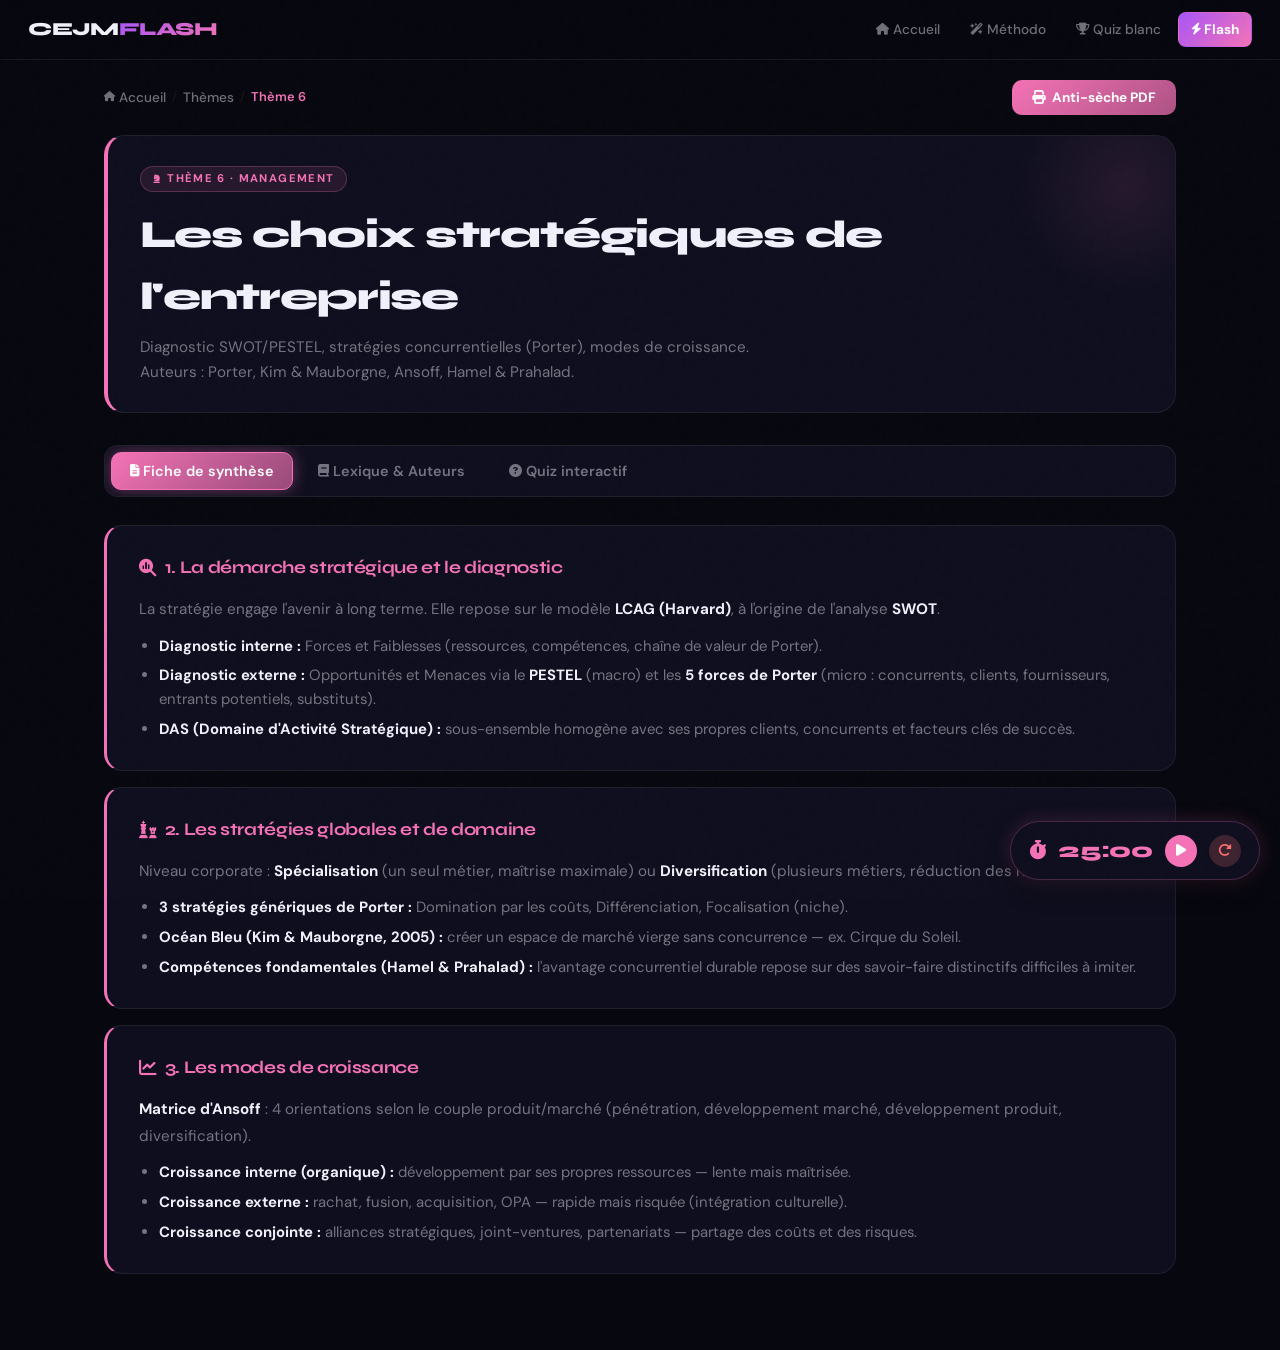
<file: theme6.html>
<!DOCTYPE html>
<html lang="fr">
<head>
<meta charset="UTF-8"><meta name="viewport" content="width=device-width, initial-scale=1.0">
<title>T6 — Choix stratégiques · CEJM Flash</title>
<link href="https://fonts.googleapis.com/css2?family=Syne:wght@400;600;700;800&family=DM+Sans:ital,wght@0,300;0,400;0,500;1,400&display=swap" rel="stylesheet">
<link rel="stylesheet" href="https://cdnjs.cloudflare.com/ajax/libs/font-awesome/6.4.0/css/all.min.css">
<style>
:root {
  --bg: #07070f; --surface: #0e0e1e; --surface2: #15152a; --surface3: #1c1c35;
  --border: rgba(168,85,247,0.12); --border2: rgba(255,255,255,0.07);
  --primary: #a855f7; --pink: #f472b6; --cyan: #22d3ee; --yellow: #fbbf24;
  --green: #34d399; --red: #f87171; --text: #f0f0fa; --muted: rgba(240,240,250,0.45);
  --font-display: 'Syne', sans-serif; --font-body: 'DM Sans', sans-serif;
  --tc: #f472b6; --tc-soft: rgba(244,114,182,0.1); --tc-border: rgba(244,114,182,0.25);
}
*, *::before, *::after { margin: 0; padding: 0; box-sizing: border-box; }
body { font-family: var(--font-body); background: var(--bg); color: var(--text); line-height: 1.6; min-height: 100vh; }
body::before { content: ''; position: fixed; inset: 0; background-image: url("data:image/svg+xml,%3Csvg viewBox='0 0 200 200' xmlns='http://www.w3.org/2000/svg'%3E%3Cfilter id='n'%3E%3CfeTurbulence type='fractalNoise' baseFrequency='0.85' numOctaves='4' stitchTiles='stitch'/%3E%3C/filter%3E%3Crect width='100%25' height='100%25' filter='url(%23n)' opacity='0.04'/%3E%3C/svg%3E"); pointer-events: none; z-index: 999; opacity: 0.4; }
.container { max-width: 1120px; margin: 0 auto; padding: 0 24px; }
.site-nav { position: fixed; top: 0; left: 0; right: 0; z-index: 500; padding: 0 28px; height: 60px; display: flex; align-items: center; justify-content: space-between; gap: 16px; background: rgba(7,7,15,0.88); backdrop-filter: blur(18px); border-bottom: 1px solid var(--border2); }
.nav-logo { font-family: var(--font-display); font-weight: 800; font-size: 1.15rem; letter-spacing: -0.02em; text-decoration: none; color: var(--text); }
.nav-logo span { background: linear-gradient(135deg, var(--primary), var(--pink)); -webkit-background-clip: text; -webkit-text-fill-color: transparent; }
.nav-links { display: flex; gap: 4px; align-items: center; }
.nav-links a { text-decoration: none; color: var(--muted); font-size: 0.85rem; font-weight: 500; padding: 6px 12px; border-radius: 8px; transition: all 0.2s; border: 1px solid transparent; }
.nav-links a:hover { color: var(--text); border-color: var(--border2); }
.nav-links .nav-btn-flash { background: linear-gradient(135deg, var(--primary), var(--pink)); color: white !important; font-weight: 700; border-color: transparent !important; }
.page-wrap { padding-top: 80px; padding-bottom: 60px; }
.theme-header { margin-bottom: 32px; background: var(--surface); border: 1px solid var(--border2); border-left: 4px solid var(--tc); border-radius: 20px; padding: 28px 32px; position: relative; overflow: hidden; }
.theme-header::before { content: ''; position: absolute; top: -60px; right: -60px; width: 220px; height: 220px; background: radial-gradient(circle, var(--tc-soft), transparent 70%); pointer-events: none; }
.theme-header .eyebrow { display: inline-flex; align-items: center; gap: 6px; font-size: 0.7rem; font-weight: 700; letter-spacing: 0.12em; text-transform: uppercase; color: var(--tc); background: var(--tc-soft); border: 1px solid var(--tc-border); padding: 3px 12px; border-radius: 999px; margin-bottom: 12px; }
.theme-header h1 { font-family: var(--font-display); font-size: clamp(1.6rem, 3vw, 2.4rem); font-weight: 800; letter-spacing: -0.03em; margin-bottom: 8px; }
.theme-header p { color: var(--muted); font-size: 0.95rem; max-width: 620px; }
.tabs { display: flex; gap: 6px; margin-bottom: 28px; overflow-x: auto; scrollbar-width: none; background: var(--surface); padding: 6px; border-radius: 14px; border: 1px solid var(--border2); }
.tabs::-webkit-scrollbar { display: none; }
.tab-btn { padding: 9px 18px; border: 1px solid transparent; background: none; color: var(--muted); cursor: pointer; font-weight: 600; font-family: var(--font-body); font-size: 0.9rem; border-radius: 10px; white-space: nowrap; transition: all 0.2s; }
.tab-btn:hover { color: var(--text); border-color: var(--border2); }
.tab-btn.active { color: #fff; border-color: var(--tc); background: linear-gradient(135deg, var(--tc), rgba(244,114,182,0.6)); box-shadow: 0 0 16px rgba(244,114,182,0.4); }
.tab-content { display: none; }
.tab-content.active { display: block; animation: fadeUp 0.35s ease; }
.fiche-section { background: var(--surface); padding: 28px 32px; border-radius: 18px; border: 1px solid var(--border2); margin-bottom: 16px; border-left: 3px solid var(--tc); }
.fiche-section h3 { font-family: var(--font-display); font-size: 1.1rem; font-weight: 700; letter-spacing: -0.02em; color: var(--tc); margin-bottom: 14px; display: flex; align-items: center; gap: 8px; }
.fiche-section p { color: var(--muted); font-size: 0.95rem; line-height: 1.75; margin-bottom: 12px; }
.fiche-section p strong { color: var(--text); }
.fiche-section ul { padding-left: 20px; display: grid; gap: 6px; }
.fiche-section li { color: var(--muted); font-size: 0.93rem; line-height: 1.6; }
.fiche-section li strong { color: var(--text); }
.lexique-grid { display: grid; grid-template-columns: 1fr 1fr; gap: 14px; }
.lex-card { background: var(--surface); padding: 18px 20px; border-radius: 14px; border: 1px solid var(--border2); border-left: 3px solid var(--tc); transition: border-color 0.2s; }
.lex-card:hover { border-color: var(--tc); }
.lex-card strong { display: block; font-family: var(--font-display); font-weight: 700; font-size: 1rem; color: var(--text); margin-bottom: 4px; }
.lex-card span { color: var(--muted); font-size: 0.88rem; line-height: 1.55; }
.quiz-wrap { background: var(--surface); border: 1px solid var(--border2); border-radius: 20px; padding: 36px; text-align: center; }
.quiz-progress-bar { height: 4px; border-radius: 999px; background: var(--surface3); margin-bottom: 24px; overflow: hidden; }
.quiz-progress-fill { height: 100%; width: 0%; background: linear-gradient(90deg, var(--tc), var(--pink)); transition: width 0.4s ease; box-shadow: 0 0 8px var(--tc); }
.quiz-counter { font-size: 0.75rem; font-weight: 700; letter-spacing: 0.1em; text-transform: uppercase; color: var(--muted); margin-bottom: 20px; }
.quiz-question { font-family: var(--font-display); font-size: 1.2rem; font-weight: 700; letter-spacing: -0.02em; margin-bottom: 24px; line-height: 1.4; }
.quiz-options { display: grid; gap: 10px; margin-bottom: 20px; }
.quiz-opt { padding: 14px 18px; border: 1px solid var(--border2); border-radius: 12px; background: var(--surface2); color: var(--text); cursor: pointer; transition: all 0.2s; font-family: var(--font-body); font-size: 0.95rem; text-align: left; }
.quiz-opt:hover { border-color: var(--tc); background: var(--tc-soft); }
.quiz-opt.correct { background: rgba(52,211,153,0.15) !important; border-color: var(--green) !important; color: var(--green) !important; }
.quiz-opt.wrong { background: rgba(248,113,113,0.1) !important; border-color: var(--red) !important; color: var(--red) !important; }
.quiz-feedback { min-height: 28px; font-weight: 600; font-size: 0.95rem; margin-top: 8px; }
.btn-print { background: linear-gradient(135deg, var(--tc), rgba(244,114,182,0.7)); color: white; border: none; padding: 9px 20px; border-radius: 10px; cursor: pointer; font-weight: 700; font-family: var(--font-body); font-size: 0.85rem; transition: 0.2s; display: flex; align-items: center; gap: 6px; }
.btn-print:hover { opacity: 0.85; transform: translateY(-1px); }
#pomo-widget { position: fixed; bottom: 20px; right: 20px; background: var(--surface); border: 1px solid var(--tc-border); padding: 12px 18px; border-radius: 50px; display: flex; align-items: center; gap: 12px; box-shadow: 0 8px 24px rgba(0,0,0,0.4), 0 0 20px rgba(244,114,182,0.2); z-index: 400; backdrop-filter: blur(12px); }
#pomo-time { font-size: 1.3rem; font-weight: 800; font-variant-numeric: tabular-nums; font-family: var(--font-display); color: var(--tc); }
.pomo-btn { width: 32px; height: 32px; border-radius: 50%; border: none; cursor: pointer; font-size: 0.85rem; display: flex; align-items: center; justify-content: center; }
.pomo-btn-start { background: var(--tc); color: white; }
.pomo-btn-reset { background: rgba(248,113,113,0.2); color: var(--red); }
.breadcrumb { display: flex; align-items: center; gap: 6px; flex-wrap: wrap; }
.breadcrumb a { color: var(--muted); text-decoration: none; font-size: 0.85rem; font-weight: 500; transition: color 0.2s; }
.breadcrumb a:hover { color: var(--tc); }
.breadcrumb span { color: var(--border2); font-size: 0.8rem; }
@keyframes fadeUp { from { opacity: 0; transform: translateY(12px); } to { opacity: 1; transform: translateY(0); } }
@media (max-width: 768px) { .container { padding: 0 16px; } .theme-header { padding: 20px; } .lexique-grid { grid-template-columns: 1fr; } .fiche-section { padding: 20px; } .quiz-wrap { padding: 24px 18px; } .site-nav { padding: 0 16px; } .nav-links a:not(.nav-btn-flash) span { display: none; } #pomo-widget { right: 12px; bottom: 12px; transform: scale(0.9); transform-origin: bottom right; } }
@media print { body { background: white; color: black; } .site-nav, .tabs, #pomo-widget, .btn-print, .no-print { display: none !important; } .page-wrap { padding-top: 0; } .tab-content { display: block !important; } .fiche-section { border: 1px solid #ccc; page-break-inside: avoid; background: white; } .lex-card { border: 1px solid #ccc; background: white; } }
</style>
</head>
<body>
<nav class="site-nav">
  <a href="index.html" class="nav-logo">CEJM<span>FLASH</span></a>
  <div class="nav-links">
    <a href="index.html"><i class="fa-solid fa-house fa-sm"></i> <span>Accueil</span></a>
    <a href="methodologie.html"><i class="fa-solid fa-wand-magic-sparkles fa-sm"></i> <span>Méthodo</span></a>
    <a href="quiz-blanc.html"><i class="fa-solid fa-trophy fa-sm"></i> <span>Quiz blanc</span></a>
    <a href="index.html#feed" class="nav-btn-flash"><i class="fa-solid fa-bolt fa-sm"></i> Flash</a>
  </div>
</nav>
<div class="page-wrap container">
  <div style="display:flex;justify-content:space-between;align-items:center;margin-bottom:20px;flex-wrap:wrap;gap:10px;">
    <nav class="breadcrumb"><a href="index.html"><i class="fa-solid fa-house fa-xs"></i> Accueil</a><span>/</span><a href="index.html#themes">Thèmes</a><span>/</span><span style="color:var(--tc);font-weight:600;">Thème 6</span></nav>
    <button class="btn-print no-print" onclick="window.print()"><i class="fa-solid fa-print"></i> Anti-sèche PDF</button>
  </div>
  <header class="theme-header">
    <span class="eyebrow"><i class="fa-solid fa-chess-knight fa-xs"></i> Thème 6 · Management</span>
    <h1>Les choix stratégiques de l'entreprise</h1>
    <p>Diagnostic SWOT/PESTEL, stratégies concurrentielles (Porter), modes de croissance. Auteurs : Porter, Kim & Mauborgne, Ansoff, Hamel & Prahalad.</p>
  </header>
  <div class="tabs no-print">
    <button class="tab-btn active" onclick="openTab(event,'fiche')"><i class="fa-solid fa-file-lines fa-sm"></i> Fiche de synthèse</button>
    <button class="tab-btn" onclick="openTab(event,'lexique')"><i class="fa-solid fa-book fa-sm"></i> Lexique & Auteurs</button>
    <button class="tab-btn" onclick="openTab(event,'quiz')"><i class="fa-solid fa-circle-question fa-sm"></i> Quiz interactif</button>
  </div>
  <div id="fiche" class="tab-content active">
    <div class="fiche-section">
      <h3><i class="fa-solid fa-magnifying-glass-chart"></i> 1. La démarche stratégique et le diagnostic</h3>
      <p>La stratégie engage l'avenir à long terme. Elle repose sur le modèle <strong>LCAG (Harvard)</strong>, à l'origine de l'analyse <strong>SWOT</strong>.</p>
      <ul>
        <li><strong>Diagnostic interne :</strong> Forces et Faiblesses (ressources, compétences, chaîne de valeur de Porter).</li>
        <li><strong>Diagnostic externe :</strong> Opportunités et Menaces via le <strong>PESTEL</strong> (macro) et les <strong>5 forces de Porter</strong> (micro : concurrents, clients, fournisseurs, entrants potentiels, substituts).</li>
        <li><strong>DAS (Domaine d'Activité Stratégique) :</strong> sous-ensemble homogène avec ses propres clients, concurrents et facteurs clés de succès.</li>
      </ul>
    </div>
    <div class="fiche-section">
      <h3><i class="fa-solid fa-chess"></i> 2. Les stratégies globales et de domaine</h3>
      <p>Niveau corporate : <strong>Spécialisation</strong> (un seul métier, maîtrise maximale) ou <strong>Diversification</strong> (plusieurs métiers, réduction des risques).</p>
      <ul>
        <li><strong>3 stratégies génériques de Porter :</strong> Domination par les coûts, Différenciation, Focalisation (niche).</li>
        <li><strong>Océan Bleu (Kim &amp; Mauborgne, 2005) :</strong> créer un espace de marché vierge sans concurrence — ex. Cirque du Soleil.</li>
        <li><strong>Compétences fondamentales (Hamel &amp; Prahalad) :</strong> l'avantage concurrentiel durable repose sur des savoir-faire distinctifs difficiles à imiter.</li>
      </ul>
    </div>
    <div class="fiche-section">
      <h3><i class="fa-solid fa-chart-line"></i> 3. Les modes de croissance</h3>
      <p><strong>Matrice d'Ansoff</strong> : 4 orientations selon le couple produit/marché (pénétration, développement marché, développement produit, diversification).</p>
      <ul>
        <li><strong>Croissance interne (organique) :</strong> développement par ses propres ressources — lente mais maîtrisée.</li>
        <li><strong>Croissance externe :</strong> rachat, fusion, acquisition, OPA — rapide mais risquée (intégration culturelle).</li>
        <li><strong>Croissance conjointe :</strong> alliances stratégiques, joint-ventures, partenariats — partage des coûts et des risques.</li>
      </ul>
    </div>
  </div>
  <div id="lexique" class="tab-content">
    <div class="lexique-grid">
      <div class="lex-card"><strong>M. Porter</strong><span>5 forces concurrentielles + chaîne de valeur + 3 stratégies génériques. Pilier de l'analyse stratégique depuis les années 1980.</span></div>
      <div class="lex-card"><strong>SWOT</strong><span>Forces / Faiblesses (interne) — Opportunités / Menaces (externe). Synthèse du diagnostic stratégique issu du modèle LCAG (Harvard).</span></div>
      <div class="lex-card"><strong>PESTEL</strong><span>Analyse du macro-environnement : Politique, Économique, Socioculturel, Technologique, Écologique, Légal.</span></div>
      <div class="lex-card"><strong>Océan Bleu</strong><span>Kim & Mauborgne (2005) : créer un marché sans concurrence directe plutôt que de lutter dans un "océan rouge" saturé.</span></div>
      <div class="lex-card"><strong>DAS</strong><span>Domaine d'Activité Stratégique : sous-ensemble homogène avec ses propres clients, concurrents et facteurs clés de succès.</span></div>
      <div class="lex-card"><strong>Matrice Ansoff</strong><span>4 stratégies de croissance selon produit (existant/nouveau) × marché (existant/nouveau). La diversification est la plus risquée.</span></div>
      <div class="lex-card"><strong>Avantage concurrentiel</strong><span>Élément distinctif durable qui permet à l'entreprise de surperformer ses concurrents (coût, différenciation, compétences distinctives).</span></div>
      <div class="lex-card"><strong>OPA</strong><span>Offre Publique d'Achat : proposition d'acheter les actions d'une société cotée à un prix supérieur au marché pour en prendre le contrôle.</span></div>
    </div>
  </div>
  <div id="quiz" class="tab-content no-print">
    <div class="quiz-wrap">
      <div class="quiz-progress-bar"><div class="quiz-progress-fill" id="qpf"></div></div>
      <div class="quiz-counter">Question <span id="qnum">1</span> / 5</div>
      <div class="quiz-question" id="qtext">Chargement…</div>
      <div class="quiz-options" id="qopts"></div>
      <div class="quiz-feedback" id="qfb"></div>
    </div>
  </div>
</div>
<div id="pomo-widget" class="no-print">
  <i class="fa-solid fa-stopwatch" style="color:var(--tc);font-size:1.2rem;"></i>
  <span id="pomo-time">25:00</span>
  <button class="pomo-btn pomo-btn-start" id="pomo-start" onclick="togglePomo()"><i class="fa-solid fa-play"></i></button>
  <button class="pomo-btn pomo-btn-reset" onclick="resetPomo()"><i class="fa-solid fa-rotate-right"></i></button>
</div>
<script>
function openTab(e,id){document.querySelectorAll('.tab-content').forEach(t=>t.classList.remove('active'));document.querySelectorAll('.tab-btn').forEach(b=>b.classList.remove('active'));document.getElementById(id).classList.add('active');e.currentTarget.classList.add('active');}
const quiz=[
  {q:"Quel outil analyse l'intensité concurrentielle du micro-environnement ?",opts:["Le modèle PESTEL","Les 5 forces de Porter","La matrice BCG"],a:1},
  {q:"La stratégie 'Océan Bleu' (Kim & Mauborgne) consiste à :",opts:["S'attaquer frontalement au leader","Réduire les coûts à l'extrême","Créer un espace de marché sans concurrence"],a:2},
  {q:"Une entreprise qui rachète un concurrent réalise une croissance :",opts:["Interne","Externe","Conjointe"],a:1},
  {q:"Dans la matrice d'Ansoff, proposer un nouveau produit sur un nouveau marché s'appelle :",opts:["La pénétration","Le développement de produit","La diversification"],a:2},
  {q:"Dans l'analyse SWOT, les opportunités et les menaces font partie du :",opts:["Diagnostic interne","Diagnostic externe","Bilan financier"],a:1},
];
quiz.sort(()=>Math.random()-0.5);
quiz.forEach(q=>{const p=q.opts.map((o,i)=>({o,c:i===q.a}));p.sort(()=>Math.random()-0.5);q.opts=p.map(x=>x.o);q.a=p.findIndex(x=>x.c);});
let qi=0,done=new Set();
function loadQ(){if(qi>=quiz.length){document.querySelector('.quiz-wrap').innerHTML='<div style="font-family:var(--font-display);font-size:1.6rem;font-weight:800;color:var(--tc)">Quiz terminé ! 🎉</div><p style="color:var(--muted);margin-top:8px;">Repasse à la fiche pour consolider.</p>';return;}const q=quiz[qi];document.getElementById('qnum').textContent=qi+1;document.getElementById('qpf').style.width=((qi+1)/quiz.length*100)+'%';document.getElementById('qtext').textContent=q.q;document.getElementById('qfb').innerHTML='';const box=document.getElementById('qopts');box.innerHTML=q.opts.map((o,i)=>`<button class="quiz-opt" onclick="answer(${i},this)">${String.fromCharCode(65+i)}. ${o}</button>`).join('');}
function answer(idx,btn){if(done.has(qi))return;done.add(qi);document.querySelectorAll('.quiz-opt').forEach(b=>b.disabled=true);const fb=document.getElementById('qfb');if(idx===quiz[qi].a){btn.classList.add('correct');fb.innerHTML='<span style="color:var(--green)">✅ Bonne réponse !</span>';}else{btn.classList.add('wrong');document.querySelectorAll('.quiz-opt')[quiz[qi].a].classList.add('correct');fb.innerHTML='<span style="color:var(--red)">❌ Revoir la fiche.</span>';}qi++;setTimeout(loadQ,1600);}
loadQ();
let pomoT=25*60,pomoR,pomoOn=false;
function togglePomo(){pomoOn=!pomoOn;document.getElementById('pomo-start').innerHTML=pomoOn?'<i class="fa-solid fa-pause"></i>':'<i class="fa-solid fa-play"></i>';if(pomoOn){pomoR=setInterval(()=>{if(--pomoT<=0){clearInterval(pomoR);pomoOn=false;pomoT=25*60;}document.getElementById('pomo-time').textContent=`${String(Math.floor(pomoT/60)).padStart(2,'0')}:${String(pomoT%60).padStart(2,'0')}`;},1000);}else clearInterval(pomoR);}
function resetPomo(){clearInterval(pomoR);pomoOn=false;pomoT=25*60;document.getElementById('pomo-time').textContent='25:00';document.getElementById('pomo-start').innerHTML='<i class="fa-solid fa-play"></i>';}
</script>
</body>
</html>
</file>
<file: cejm-shared.css>
/* ═══════════════════════════════════════════
   CEJM FLASH — Design System Partagé
   ═══════════════════════════════════════════ */

   :root {
    --bg: #07070f;
    --surface: #0e0e1e;
    --surface2: #15152a;
    --surface3: #1c1c35;
    --border: rgba(168,85,247,0.12);
    --border2: rgba(255,255,255,0.07);
    --primary: #a855f7;
    --pink: #f472b6;
    --cyan: #22d3ee;
    --yellow: #fbbf24;
    --green: #34d399;
    --red: #f87171;
    --text: #f0f0fa;
    --muted: rgba(240,240,250,0.45);
    --font-display: 'Syne', sans-serif;
    --font-body: 'DM Sans', sans-serif;
    /* theme-color overridden per page */
    --tc: var(--primary);
    --tc-soft: rgba(168,85,247,0.12);
    --tc-border: rgba(168,85,247,0.25);
  }
  
  *, *::before, *::after { margin: 0; padding: 0; box-sizing: border-box; }
  
  body {
    font-family: var(--font-body);
    background: var(--bg);
    color: var(--text);
    line-height: 1.6;
    min-height: 100vh;
  }
  
  body::before {
    content: '';
    position: fixed; inset: 0;
    background-image: url("data:image/svg+xml,%3Csvg viewBox='0 0 200 200' xmlns='http://www.w3.org/2000/svg'%3E%3Cfilter id='n'%3E%3CfeTurbulence type='fractalNoise' baseFrequency='0.85' numOctaves='4' stitchTiles='stitch'/%3E%3C/filter%3E%3Crect width='100%25' height='100%25' filter='url(%23n)' opacity='0.04'/%3E%3C/svg%3E");
    pointer-events: none; z-index: 999; opacity: 0.4;
  }
  
  /* ── CONTAINER ── */
  .container { max-width: 1120px; margin: 0 auto; padding: 0 24px; }
  
  /* ── NAV ── */
  .site-nav {
    position: fixed; top: 0; left: 0; right: 0; z-index: 500;
    padding: 0 28px; height: 60px;
    display: flex; align-items: center; justify-content: space-between; gap: 16px;
    background: rgba(7,7,15,0.88);
    backdrop-filter: blur(18px);
    border-bottom: 1px solid var(--border2);
  }
  .nav-logo {
    font-family: var(--font-display); font-weight: 800; font-size: 1.15rem;
    letter-spacing: -0.02em; text-decoration: none; color: var(--text);
  }
  .nav-logo span {
    background: linear-gradient(135deg, var(--primary), var(--pink));
    -webkit-background-clip: text; -webkit-text-fill-color: transparent;
  }
  .nav-links { display: flex; gap: 4px; align-items: center; }
  .nav-links a {
    text-decoration: none; color: var(--muted); font-size: 0.85rem; font-weight: 500;
    padding: 6px 12px; border-radius: 8px; transition: all 0.2s;
    border: 1px solid transparent;
  }
  .nav-links a:hover { color: var(--text); border-color: var(--border2); }
  .nav-links .nav-btn-flash {
    background: linear-gradient(135deg, var(--primary), var(--pink));
    color: white !important; font-weight: 700; border-color: transparent !important;
  }
  
  /* ── PAGE WRAPPER ── */
  .page-wrap { padding-top: 80px; padding-bottom: 60px; }
  
  /* ── THEME HEADER ── */
  .theme-header {
    margin-bottom: 32px;
    background: var(--surface);
    border: 1px solid var(--border2);
    border-left: 4px solid var(--tc);
    border-radius: 20px;
    padding: 28px 32px;
    position: relative; overflow: hidden;
  }
  .theme-header::before {
    content: '';
    position: absolute; top: -60px; right: -60px;
    width: 220px; height: 220px;
    background: radial-gradient(circle, var(--tc-soft), transparent 70%);
    pointer-events: none;
  }
  .theme-header .eyebrow {
    display: inline-flex; align-items: center; gap: 6px;
    font-size: 0.7rem; font-weight: 700; letter-spacing: 0.12em;
    text-transform: uppercase; color: var(--tc);
    background: var(--tc-soft); border: 1px solid var(--tc-border);
    padding: 3px 12px; border-radius: 999px; margin-bottom: 12px;
  }
  .theme-header h1 {
    font-family: var(--font-display); font-size: clamp(1.6rem, 3vw, 2.4rem);
    font-weight: 800; letter-spacing: -0.03em; margin-bottom: 8px;
  }
  .theme-header p { color: var(--muted); font-size: 0.95rem; max-width: 620px; }
  
  /* ── TABS ── */
  .tabs {
    display: flex; gap: 6px; margin-bottom: 28px;
    overflow-x: auto; scrollbar-width: none;
    background: var(--surface); padding: 6px;
    border-radius: 14px; border: 1px solid var(--border2);
  }
  .tabs::-webkit-scrollbar { display: none; }
  .tab-btn {
    padding: 9px 18px; border: 1px solid transparent;
    background: none; color: var(--muted); cursor: pointer;
    font-weight: 600; font-family: var(--font-body); font-size: 0.9rem;
    border-radius: 10px; white-space: nowrap; transition: all 0.2s;
  }
  .tab-btn:hover { color: var(--text); border-color: var(--border2); }
  .tab-btn.active {
    color: #fff; border-color: var(--tc);
    background: linear-gradient(135deg, var(--tc), color-mix(in srgb, var(--tc) 70%, var(--pink)));
    box-shadow: 0 0 16px color-mix(in srgb, var(--tc) 40%, transparent);
  }
  .tab-content { display: none; }
  .tab-content.active { display: block; animation: fadeUp 0.35s ease; }
  
  /* ── FICHE SECTIONS ── */
  .fiche-section {
    background: var(--surface); padding: 28px 32px;
    border-radius: 18px; border: 1px solid var(--border2);
    margin-bottom: 16px;
    border-left: 3px solid var(--tc);
  }
  .fiche-section h3 {
    font-family: var(--font-display); font-size: 1.1rem;
    font-weight: 700; letter-spacing: -0.02em;
    color: var(--tc); margin-bottom: 14px;
    display: flex; align-items: center; gap: 8px;
  }
  .fiche-section p { color: var(--muted); font-size: 0.95rem; line-height: 1.75; margin-bottom: 12px; }
  .fiche-section p strong { color: var(--text); }
  .fiche-section ul { padding-left: 20px; display: grid; gap: 6px; }
  .fiche-section li { color: var(--muted); font-size: 0.93rem; line-height: 1.6; }
  .fiche-section li strong { color: var(--text); }
  
  /* ── LEXIQUE GRID ── */
  .lexique-grid { display: grid; grid-template-columns: 1fr 1fr; gap: 14px; }
  .lex-card {
    background: var(--surface); padding: 18px 20px;
    border-radius: 14px; border: 1px solid var(--border2);
    border-left: 3px solid var(--tc);
    transition: border-color 0.2s;
  }
  .lex-card:hover { border-color: var(--tc); }
  .lex-card strong {
    display: block; font-family: var(--font-display); font-weight: 700;
    font-size: 1rem; color: var(--text); margin-bottom: 4px;
  }
  .lex-card span { color: var(--muted); font-size: 0.88rem; line-height: 1.55; }
  
  /* ── QUIZ ── */
  .quiz-wrap {
    background: var(--surface); border: 1px solid var(--border2);
    border-radius: 20px; padding: 36px;
    text-align: center;
  }
  .quiz-progress-bar {
    height: 4px; border-radius: 999px;
    background: var(--surface3); margin-bottom: 24px; overflow: hidden;
  }
  .quiz-progress-fill {
    height: 100%; width: 0%;
    background: linear-gradient(90deg, var(--tc), var(--pink));
    transition: width 0.4s ease;
    box-shadow: 0 0 8px var(--tc);
  }
  .quiz-counter {
    font-size: 0.75rem; font-weight: 700; letter-spacing: 0.1em;
    text-transform: uppercase; color: var(--muted); margin-bottom: 20px;
  }
  .quiz-question {
    font-family: var(--font-display); font-size: 1.2rem; font-weight: 700;
    letter-spacing: -0.02em; margin-bottom: 24px; line-height: 1.4;
  }
  .quiz-options { display: grid; gap: 10px; margin-bottom: 20px; }
  .quiz-opt {
    padding: 14px 18px; border: 1px solid var(--border2);
    border-radius: 12px; background: var(--surface2); color: var(--text);
    cursor: pointer; transition: all 0.2s; font-family: var(--font-body);
    font-size: 0.95rem; text-align: left;
  }
  .quiz-opt:hover { border-color: var(--tc); background: var(--tc-soft); }
  .quiz-opt.correct { background: rgba(52,211,153,0.15) !important; border-color: var(--green) !important; color: var(--green) !important; }
  .quiz-opt.wrong { background: rgba(248,113,113,0.1) !important; border-color: var(--red) !important; color: var(--red) !important; }
  .quiz-feedback { min-height: 28px; font-weight: 600; font-size: 0.95rem; margin-top: 8px; }
  
  /* ── PRINT BUTTON ── */
  .btn-print {
    background: linear-gradient(135deg, var(--tc), color-mix(in srgb, var(--tc) 60%, var(--pink)));
    color: white; border: none; padding: 9px 20px; border-radius: 10px;
    cursor: pointer; font-weight: 700; font-family: var(--font-body);
    font-size: 0.85rem; transition: 0.2s; display: flex; align-items: center; gap: 6px;
  }
  .btn-print:hover { opacity: 0.85; transform: translateY(-1px); }
  
  /* ── POMODORO ── */
  #pomo-widget {
    position: fixed; bottom: 20px; right: 20px;
    background: var(--surface); border: 1px solid var(--tc-border);
    padding: 12px 18px; border-radius: 50px;
    display: flex; align-items: center; gap: 12px;
    box-shadow: 0 8px 24px rgba(0,0,0,0.4), 0 0 20px color-mix(in srgb, var(--tc) 20%, transparent);
    z-index: 400; backdrop-filter: blur(12px);
  }
  #pomo-time { font-size: 1.3rem; font-weight: 800; font-variant-numeric: tabular-nums; font-family: var(--font-display); color: var(--tc); }
  .pomo-btn {
    width: 32px; height: 32px; border-radius: 50%;
    border: none; cursor: pointer; font-size: 0.85rem;
    display: flex; align-items: center; justify-content: center;
  }
  .pomo-btn-start { background: var(--tc); color: white; }
  .pomo-btn-reset { background: rgba(248,113,113,0.2); color: var(--red); }
  
  /* ── BACK BREADCRUMB ── */
  .breadcrumb { display: flex; align-items: center; gap: 6px; flex-wrap: wrap; }
  .breadcrumb a { color: var(--muted); text-decoration: none; font-size: 0.85rem; font-weight: 500; transition: color 0.2s; }
  .breadcrumb a:hover { color: var(--tc); }
  .breadcrumb span { color: var(--border2); font-size: 0.8rem; }
  
  /* ── ANIMATIONS ── */
  @keyframes fadeUp {
    from { opacity: 0; transform: translateY(12px); }
    to { opacity: 1; transform: translateY(0); }
  }
  
  /* ── RESPONSIVE ── */
  @media (max-width: 768px) {
    .container { padding: 0 16px; }
    .theme-header { padding: 20px; }
    .lexique-grid { grid-template-columns: 1fr; }
    .fiche-section { padding: 20px; }
    .quiz-wrap { padding: 24px 18px; }
    .site-nav { padding: 0 16px; }
    .nav-links a:not(.nav-btn-flash) span { display: none; }
    #pomo-widget { right: 12px; bottom: 12px; transform: scale(0.9); transform-origin: bottom right; }
  }
  
  /* ── PRINT ── */
  @media print {
    body { background: white; color: black; }
    .site-nav, .tabs, #pomo-widget, .btn-print, .no-print { display: none !important; }
    .page-wrap { padding-top: 0; }
    .tab-content { display: block !important; }
    .fiche-section { border: 1px solid #ccc; page-break-inside: avoid; background: white; }
    .lex-card { border: 1px solid #ccc; background: white; }
  }
</file>
